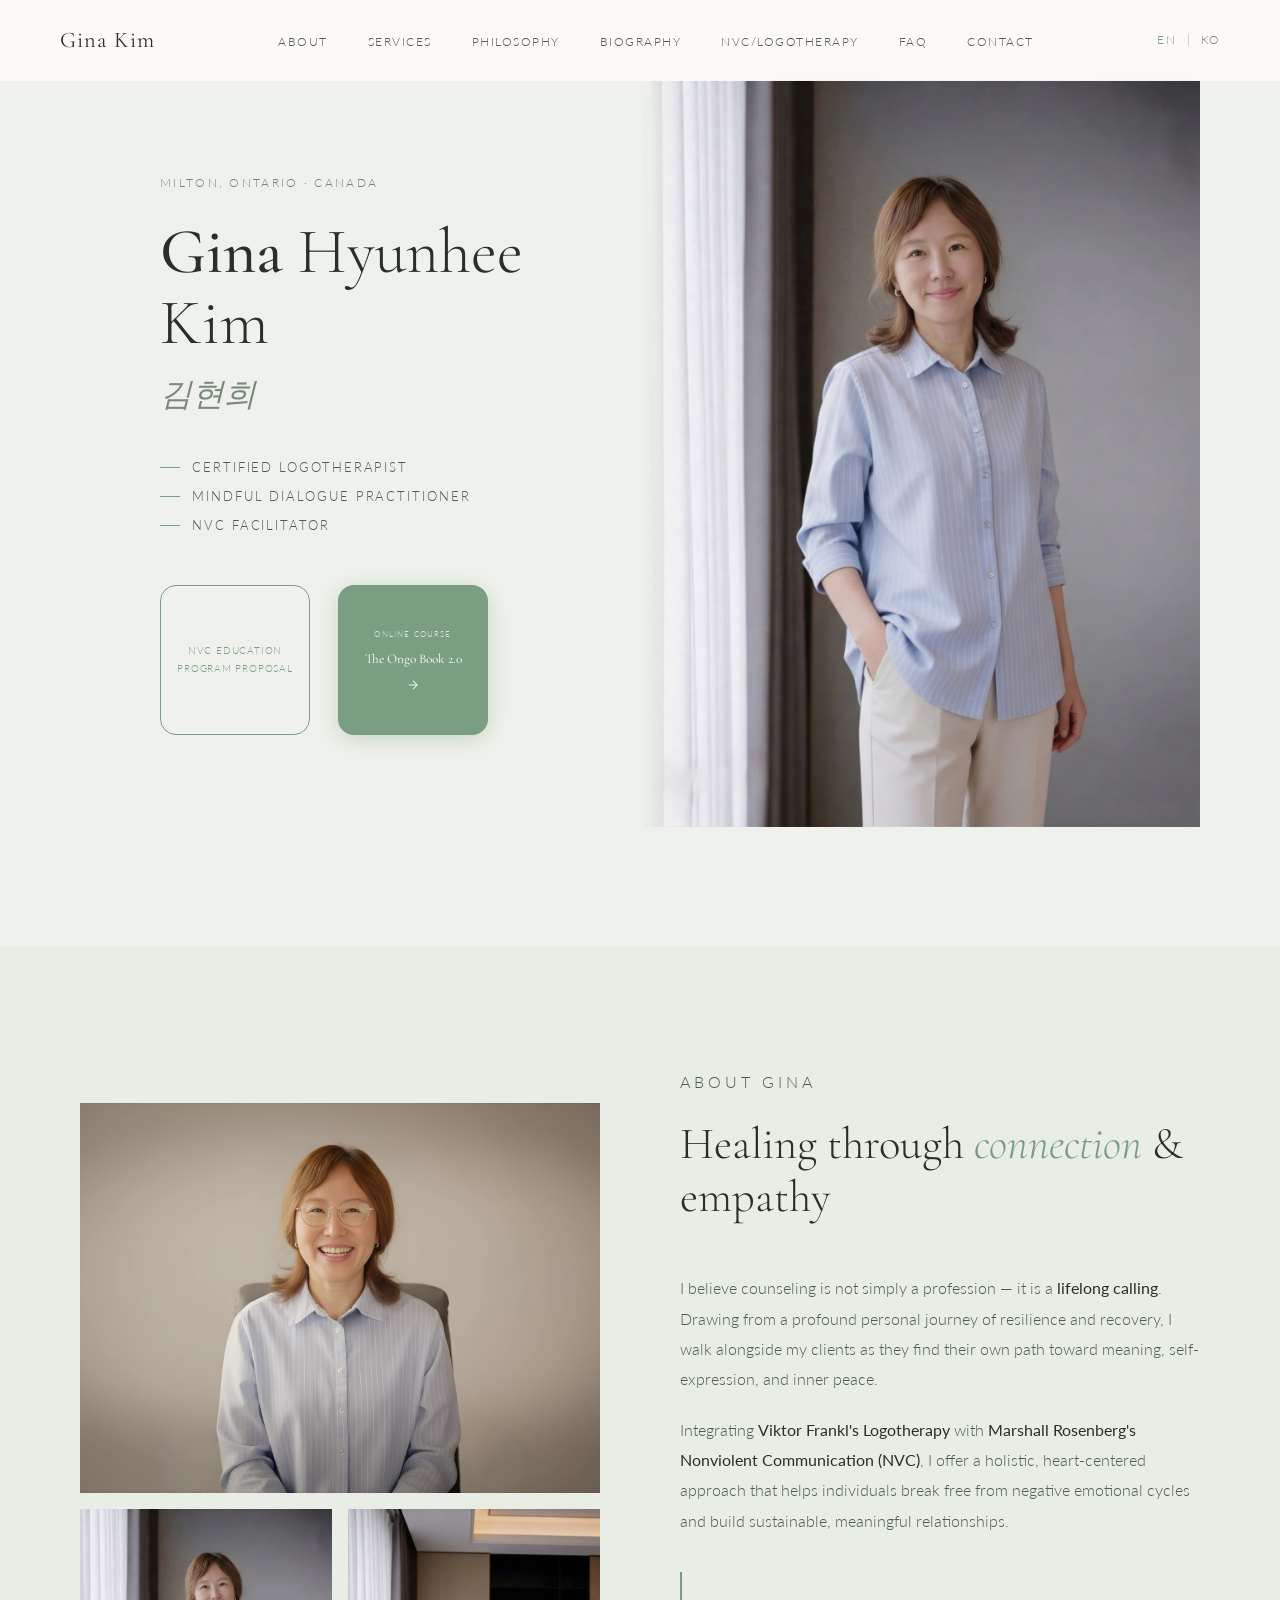
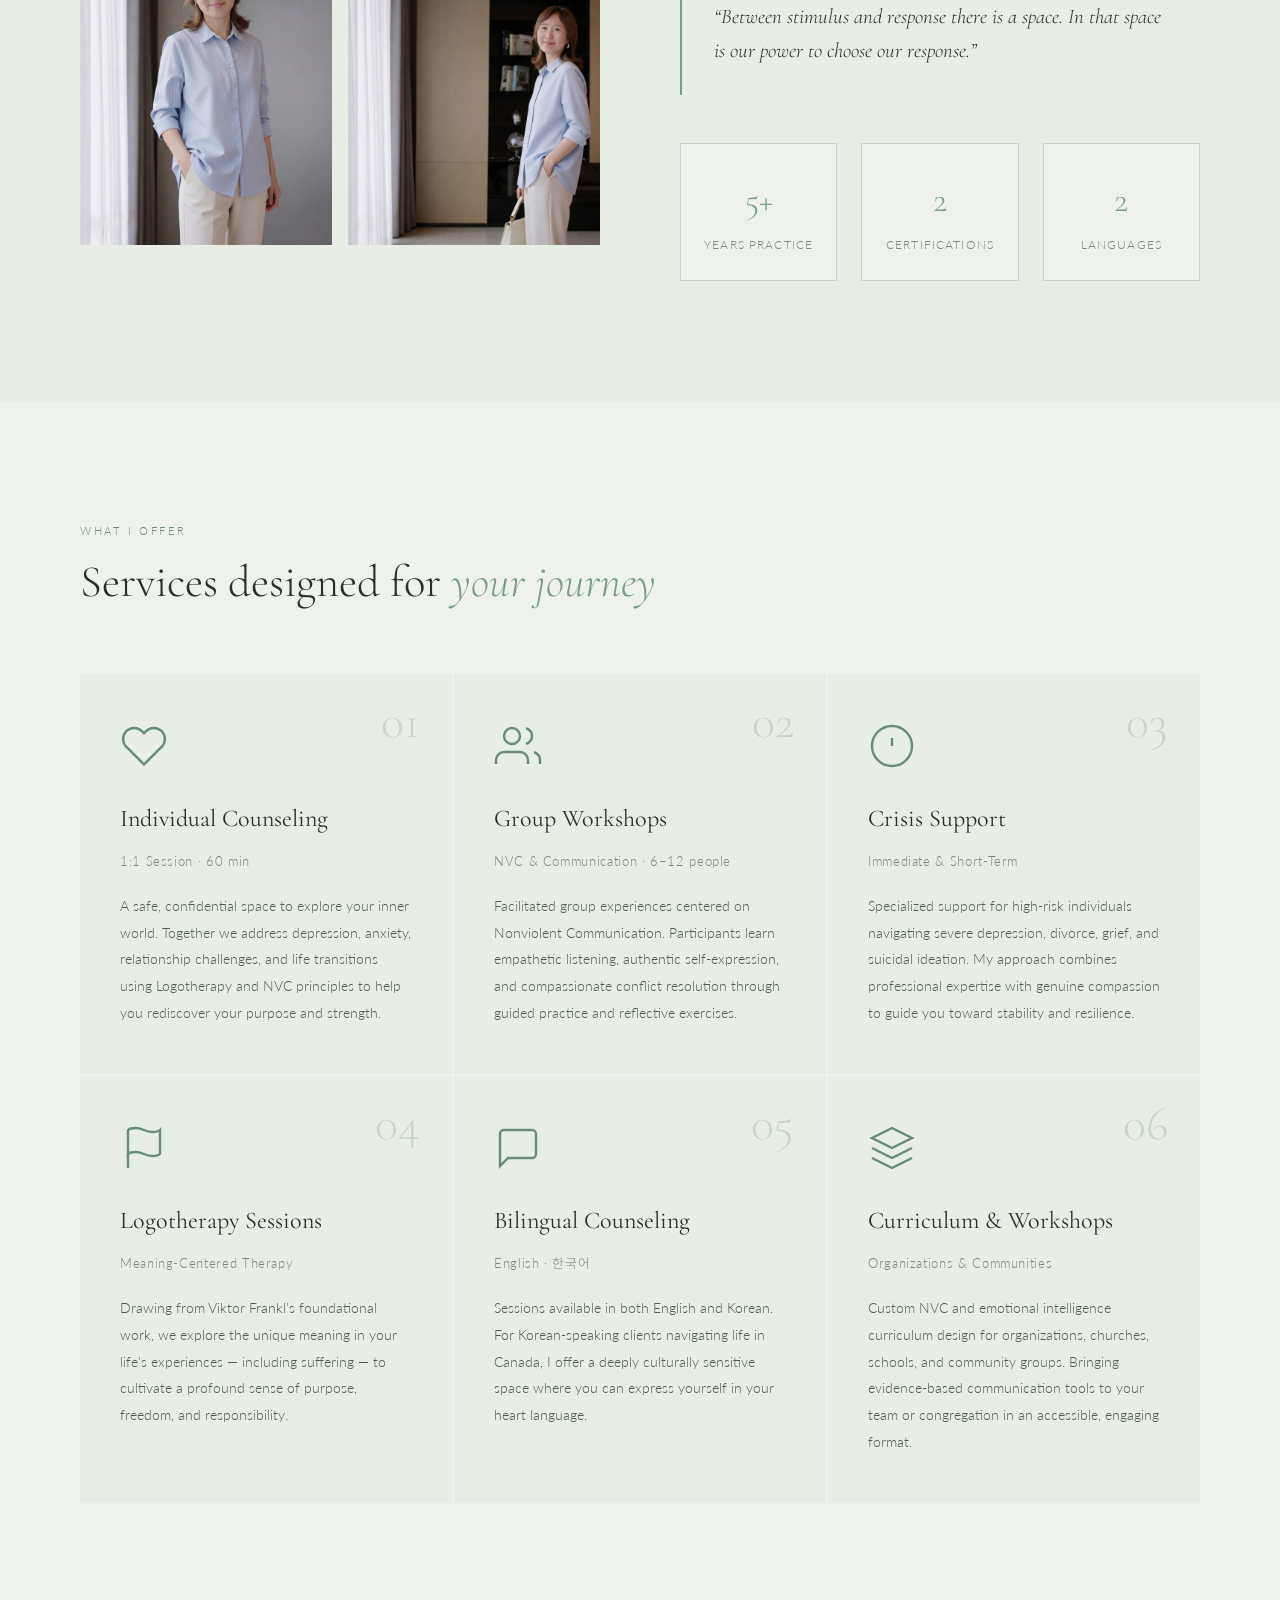
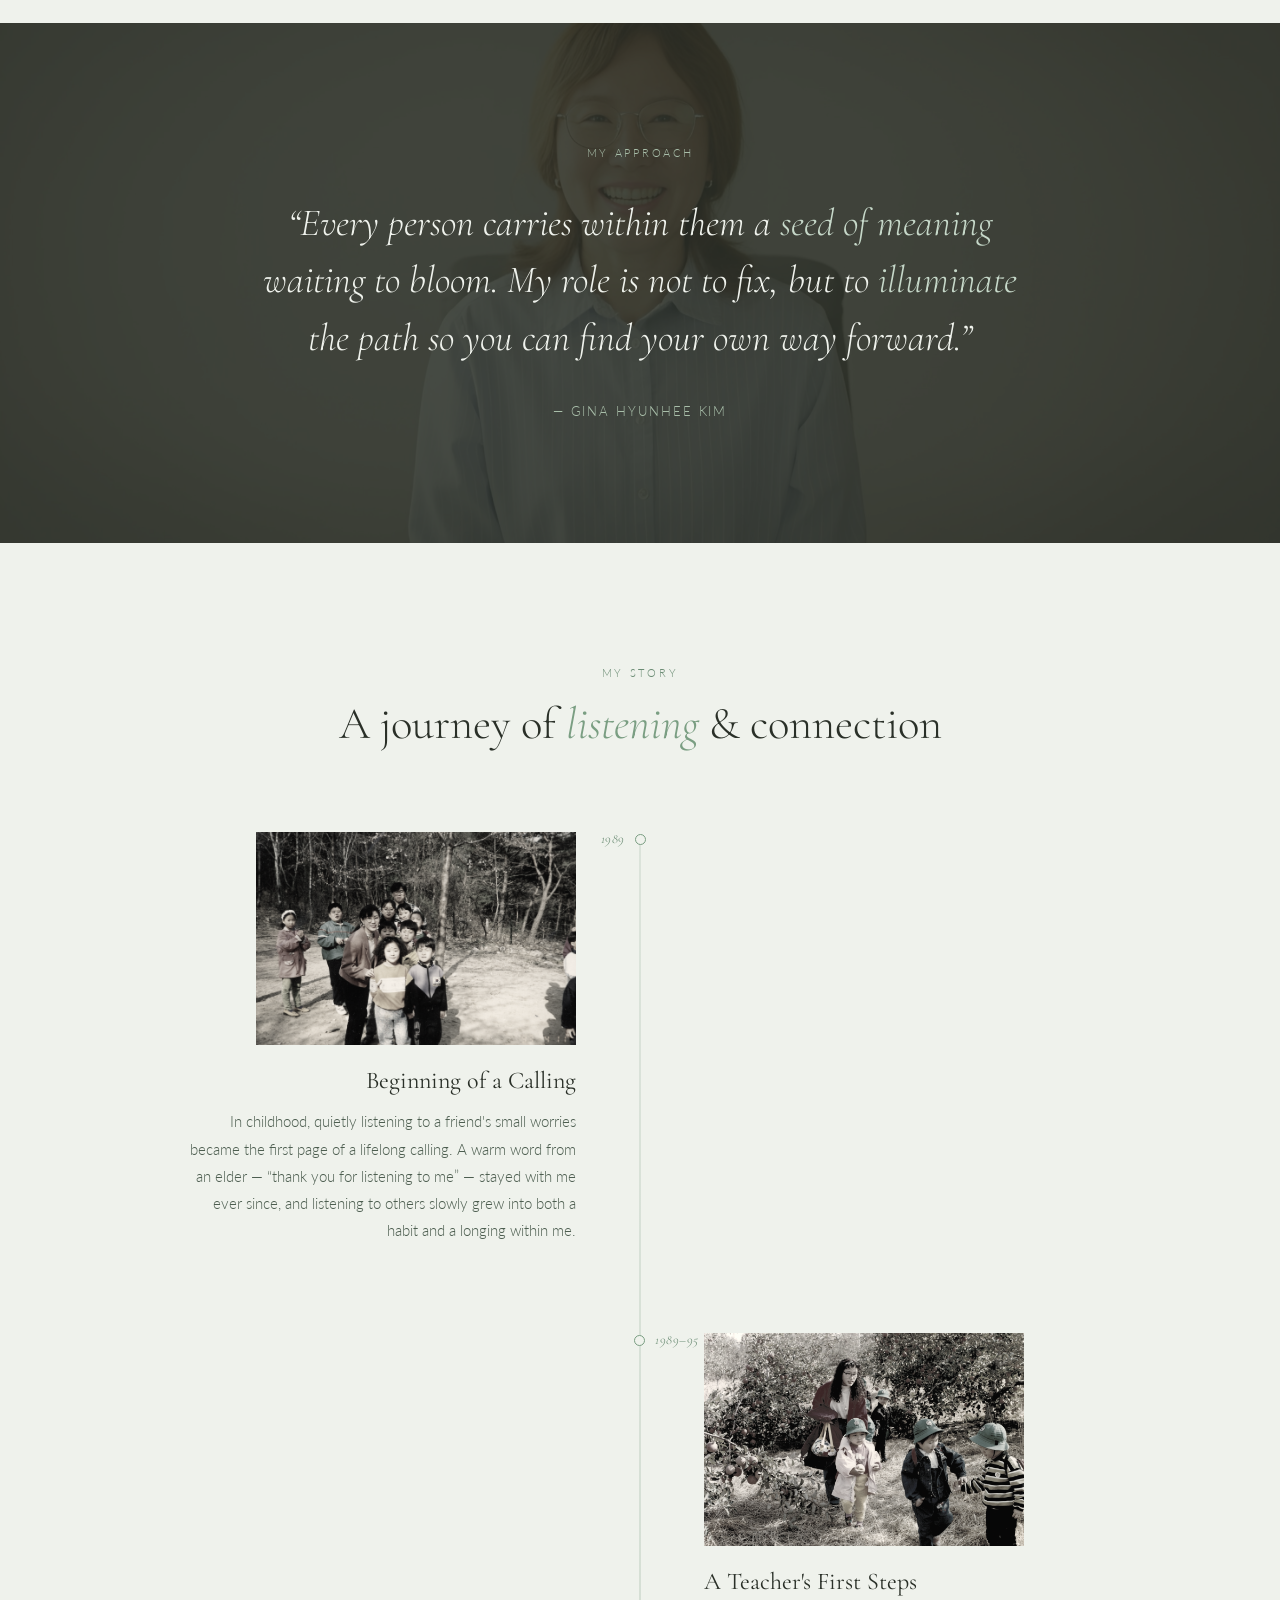
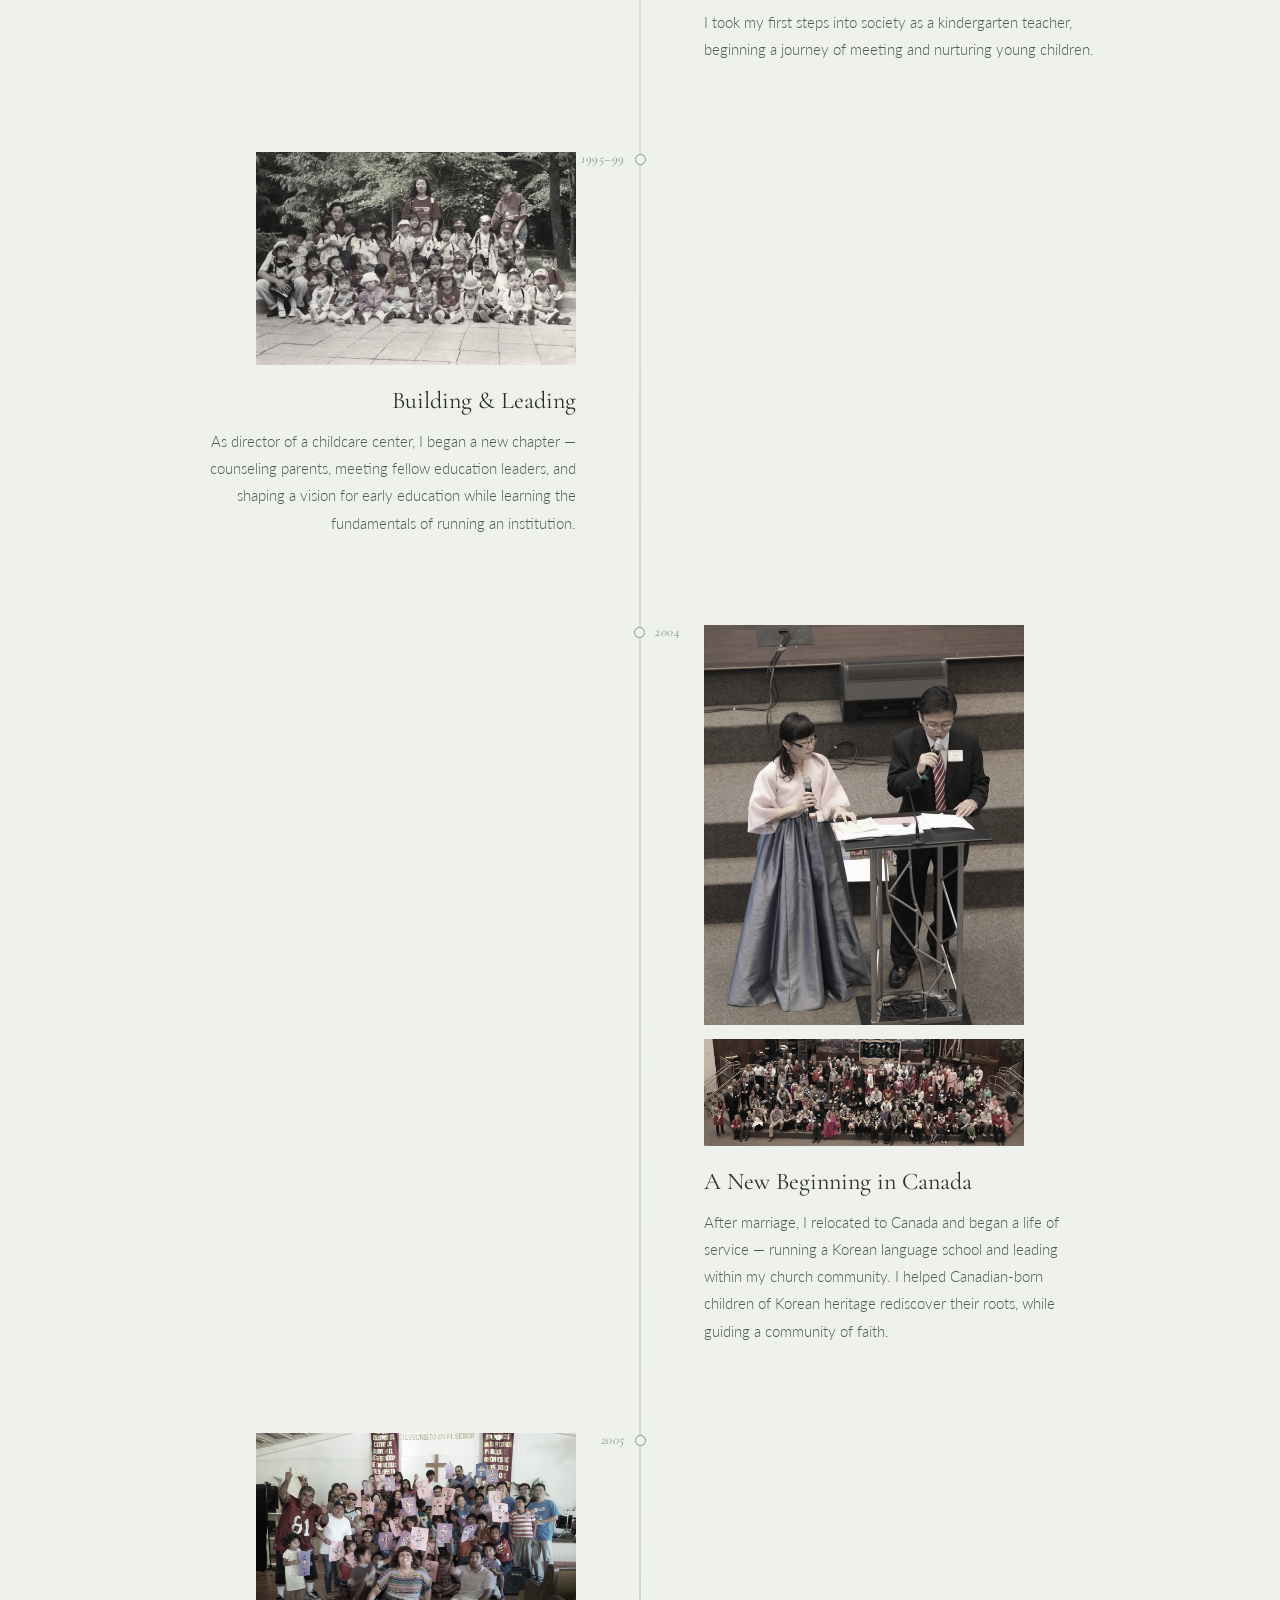
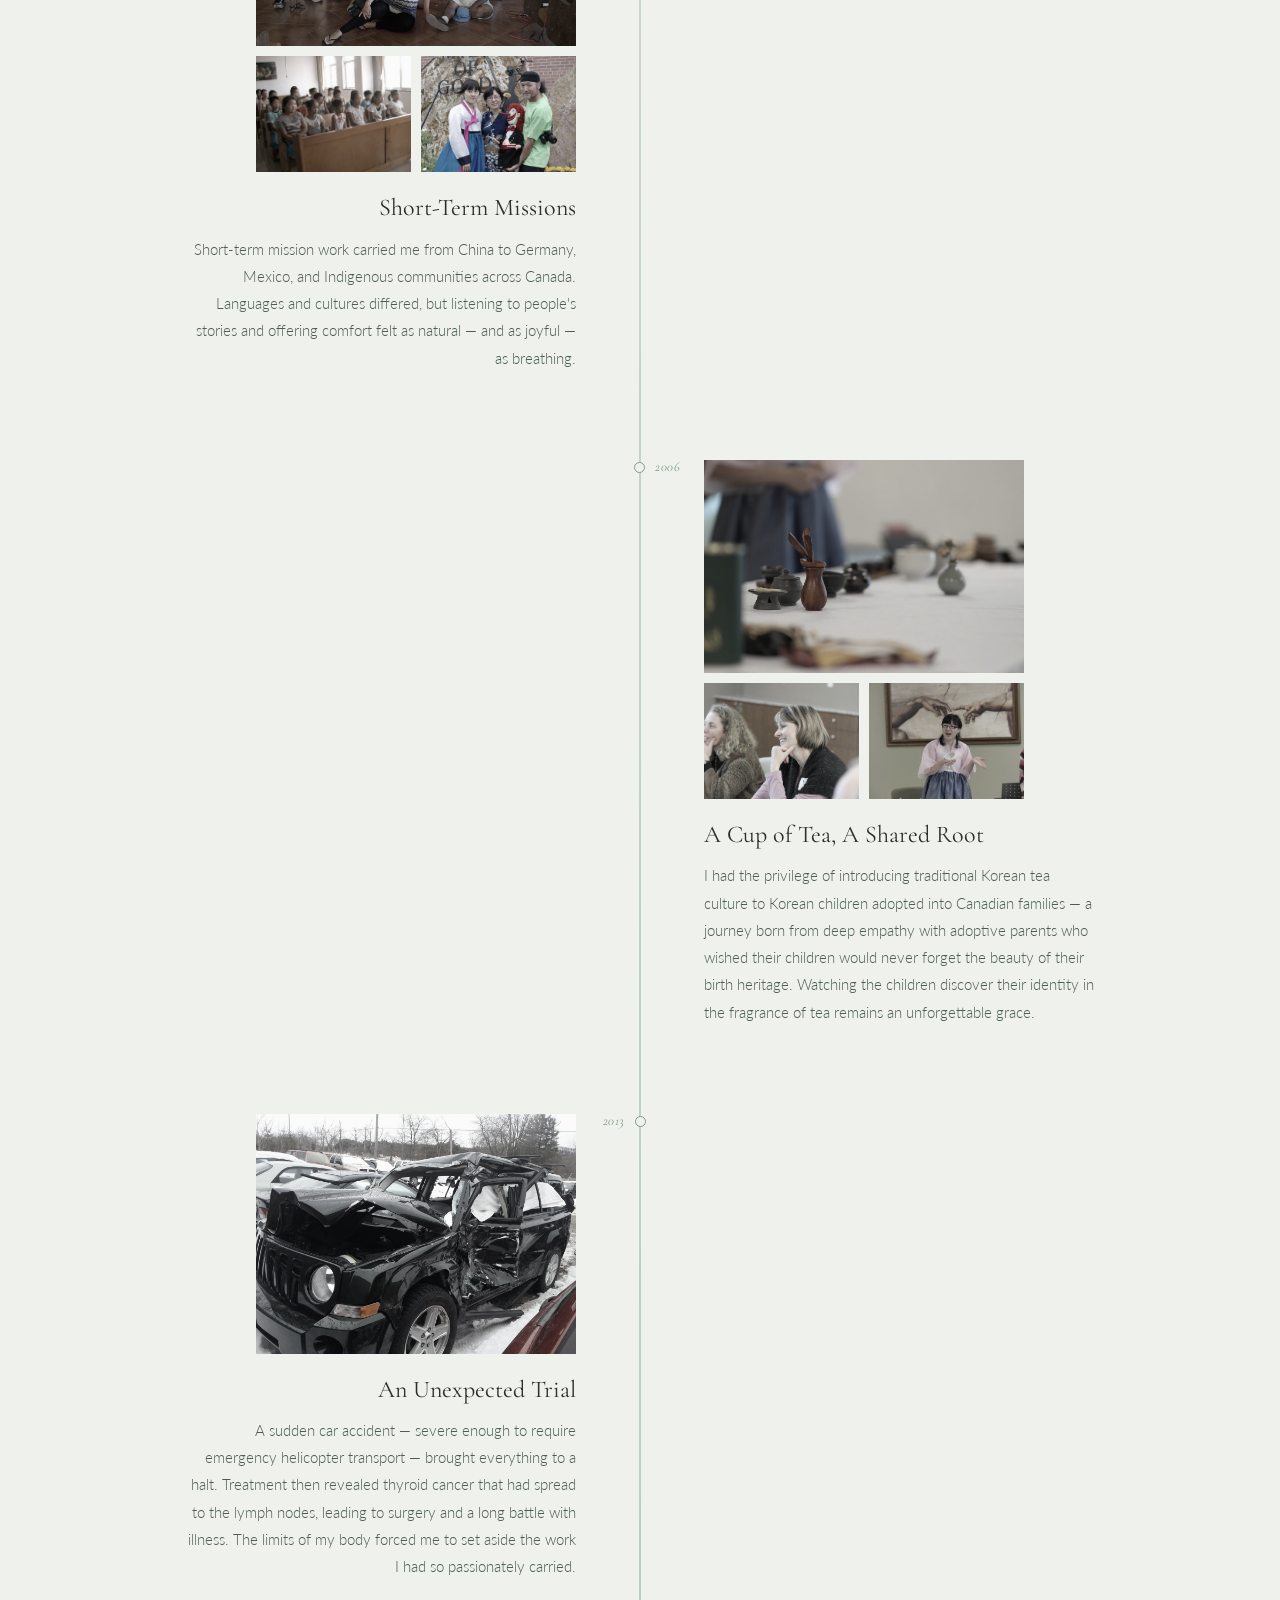
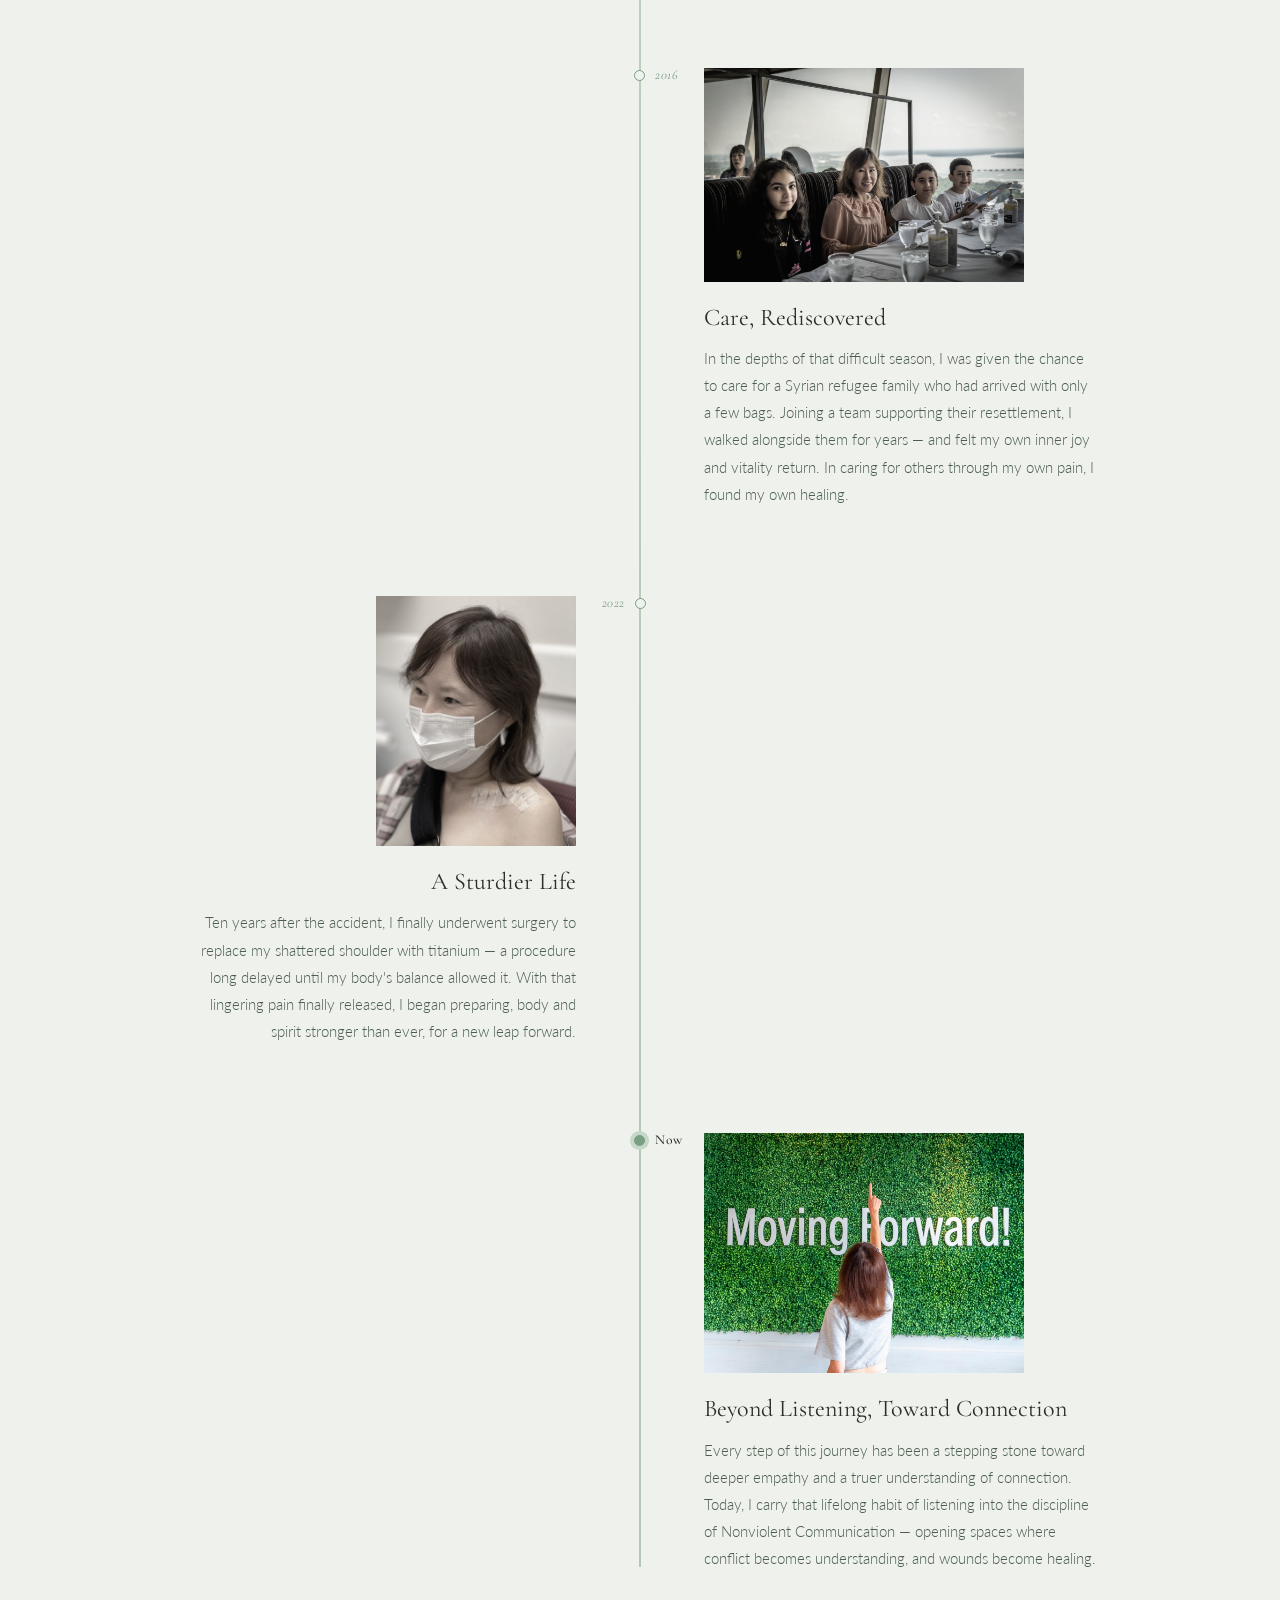
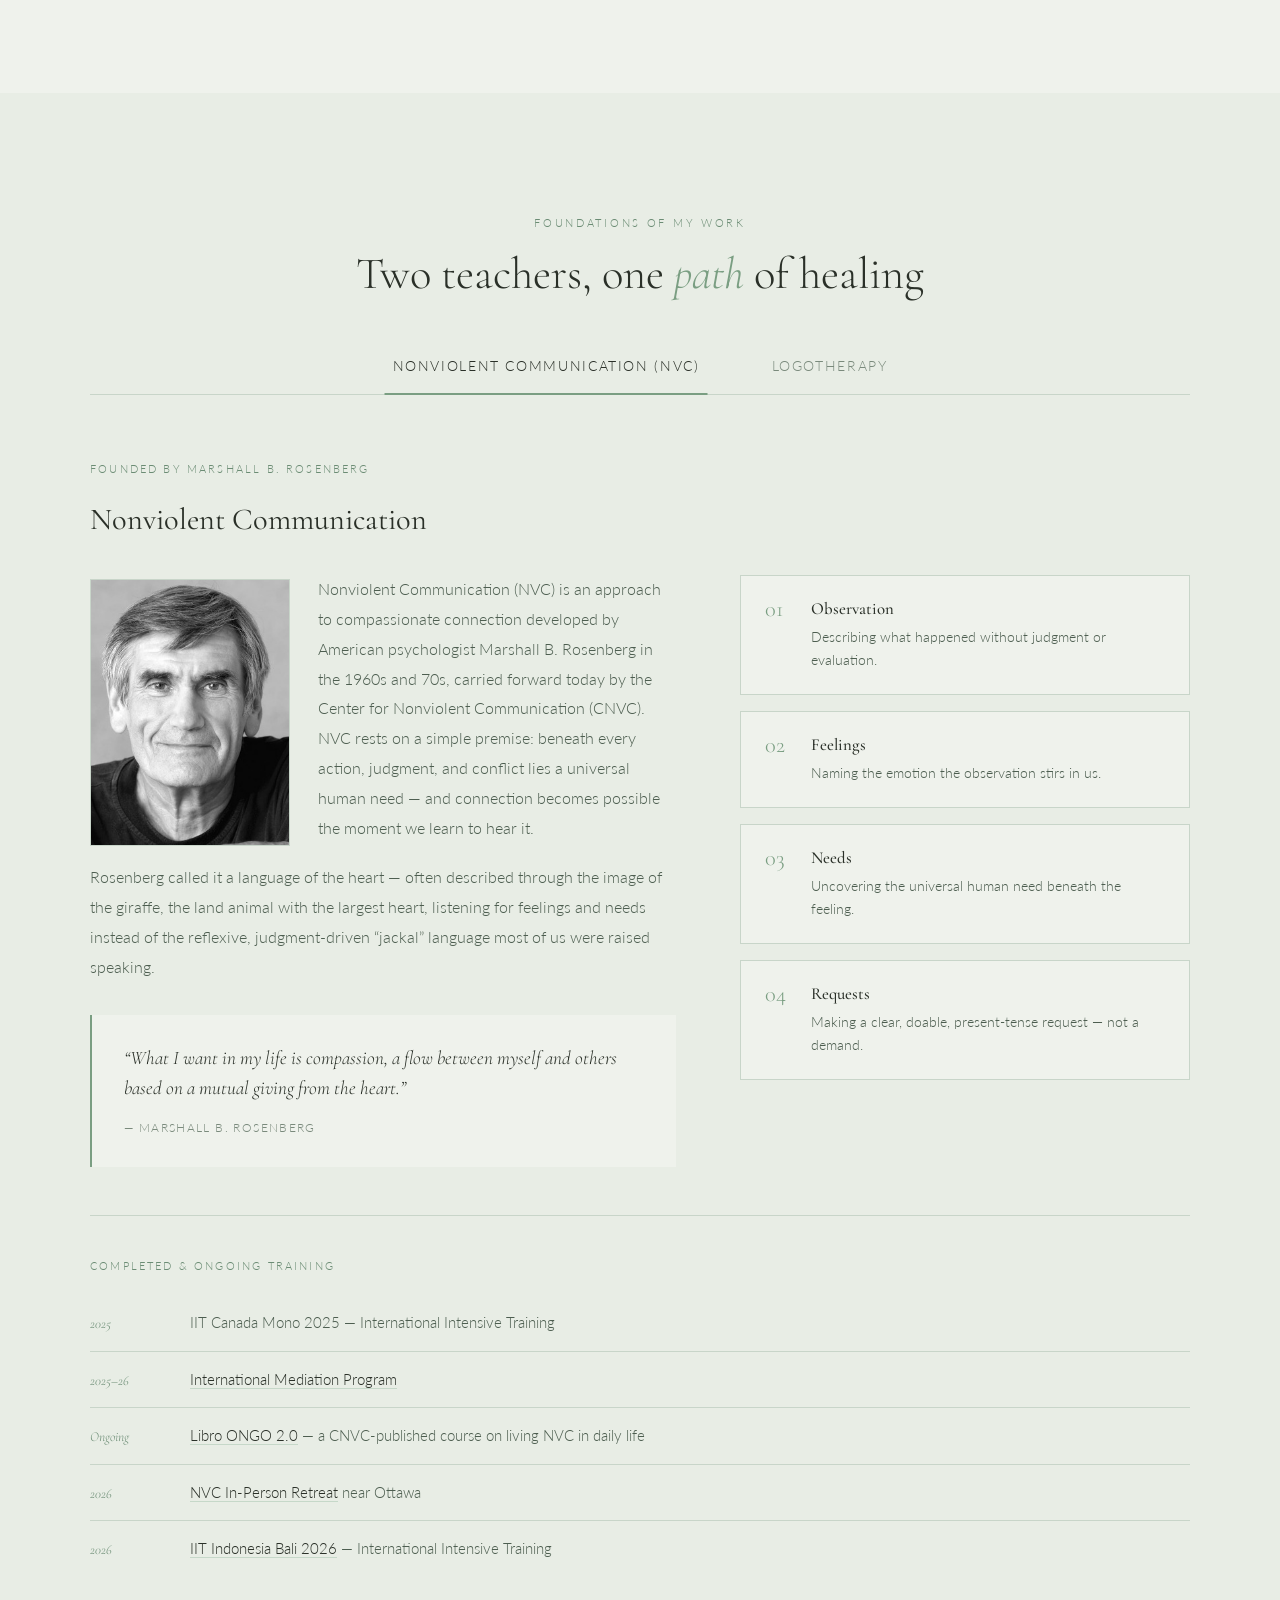
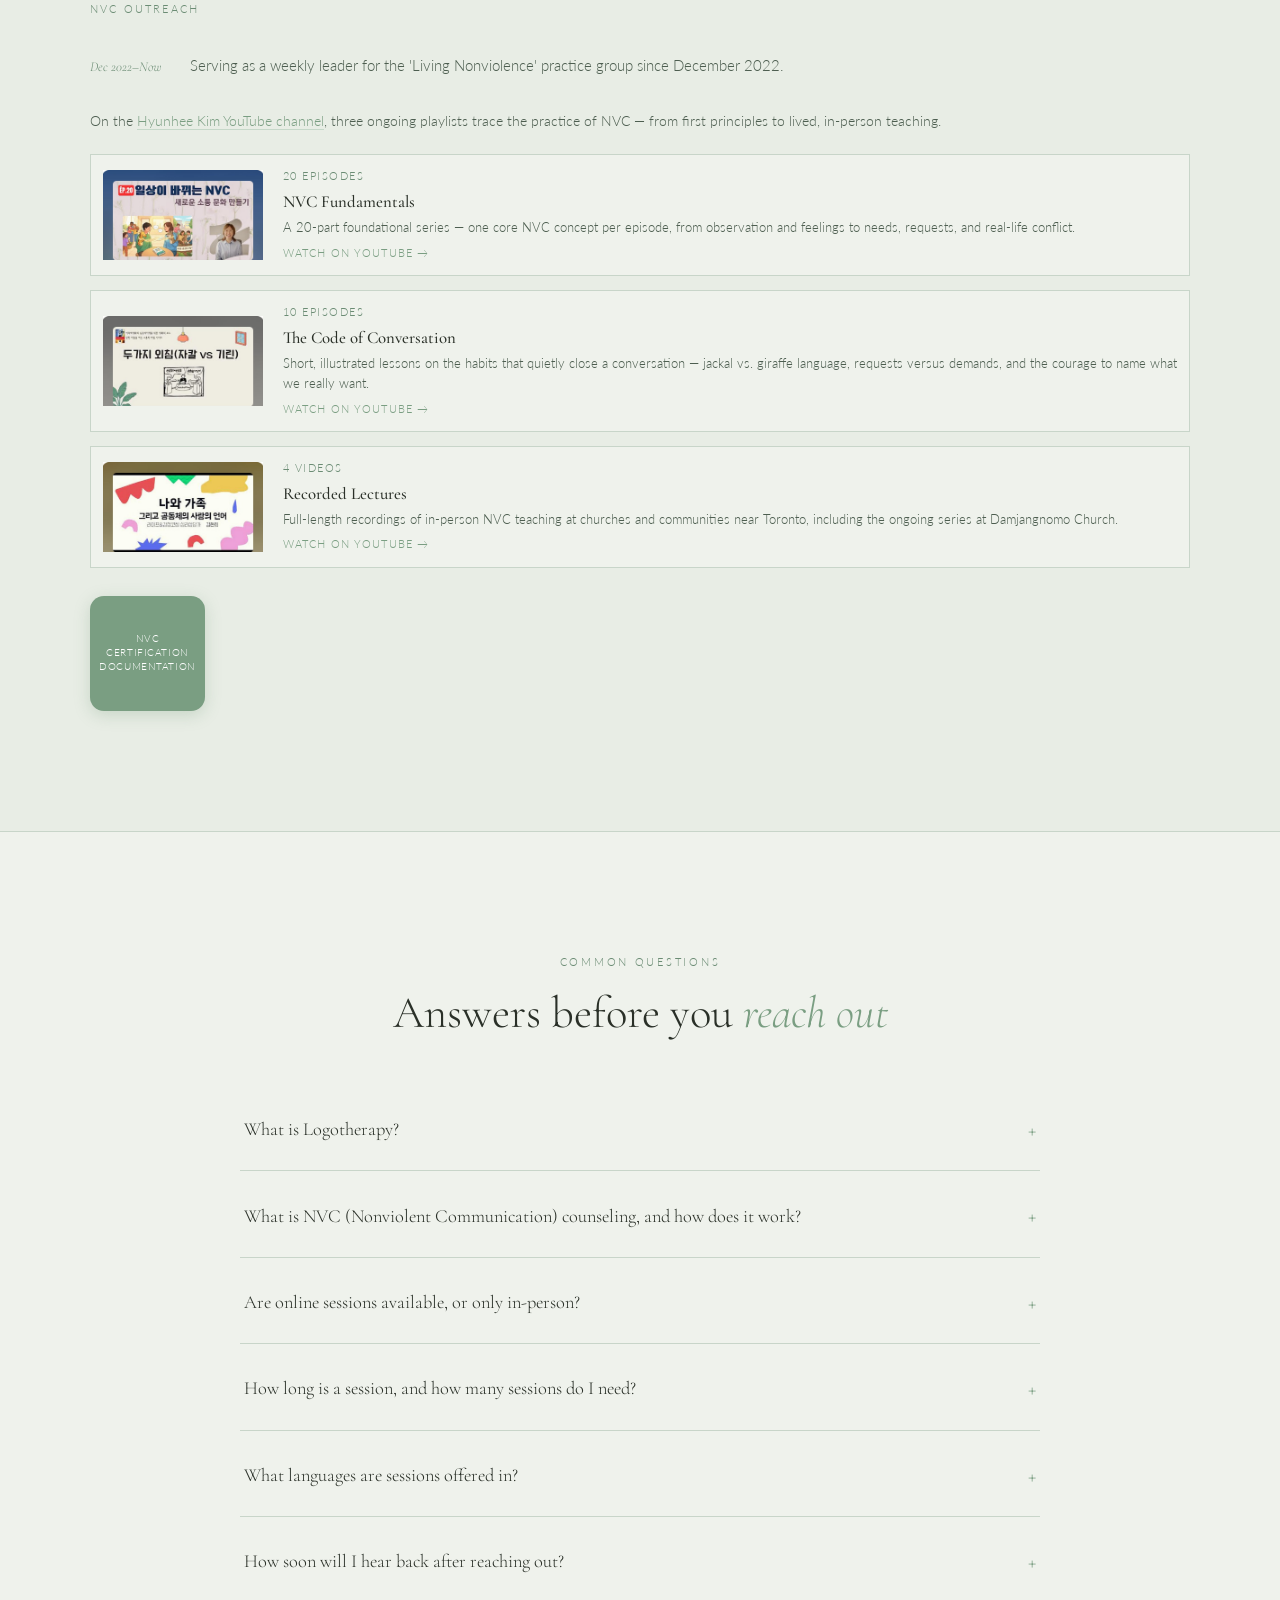
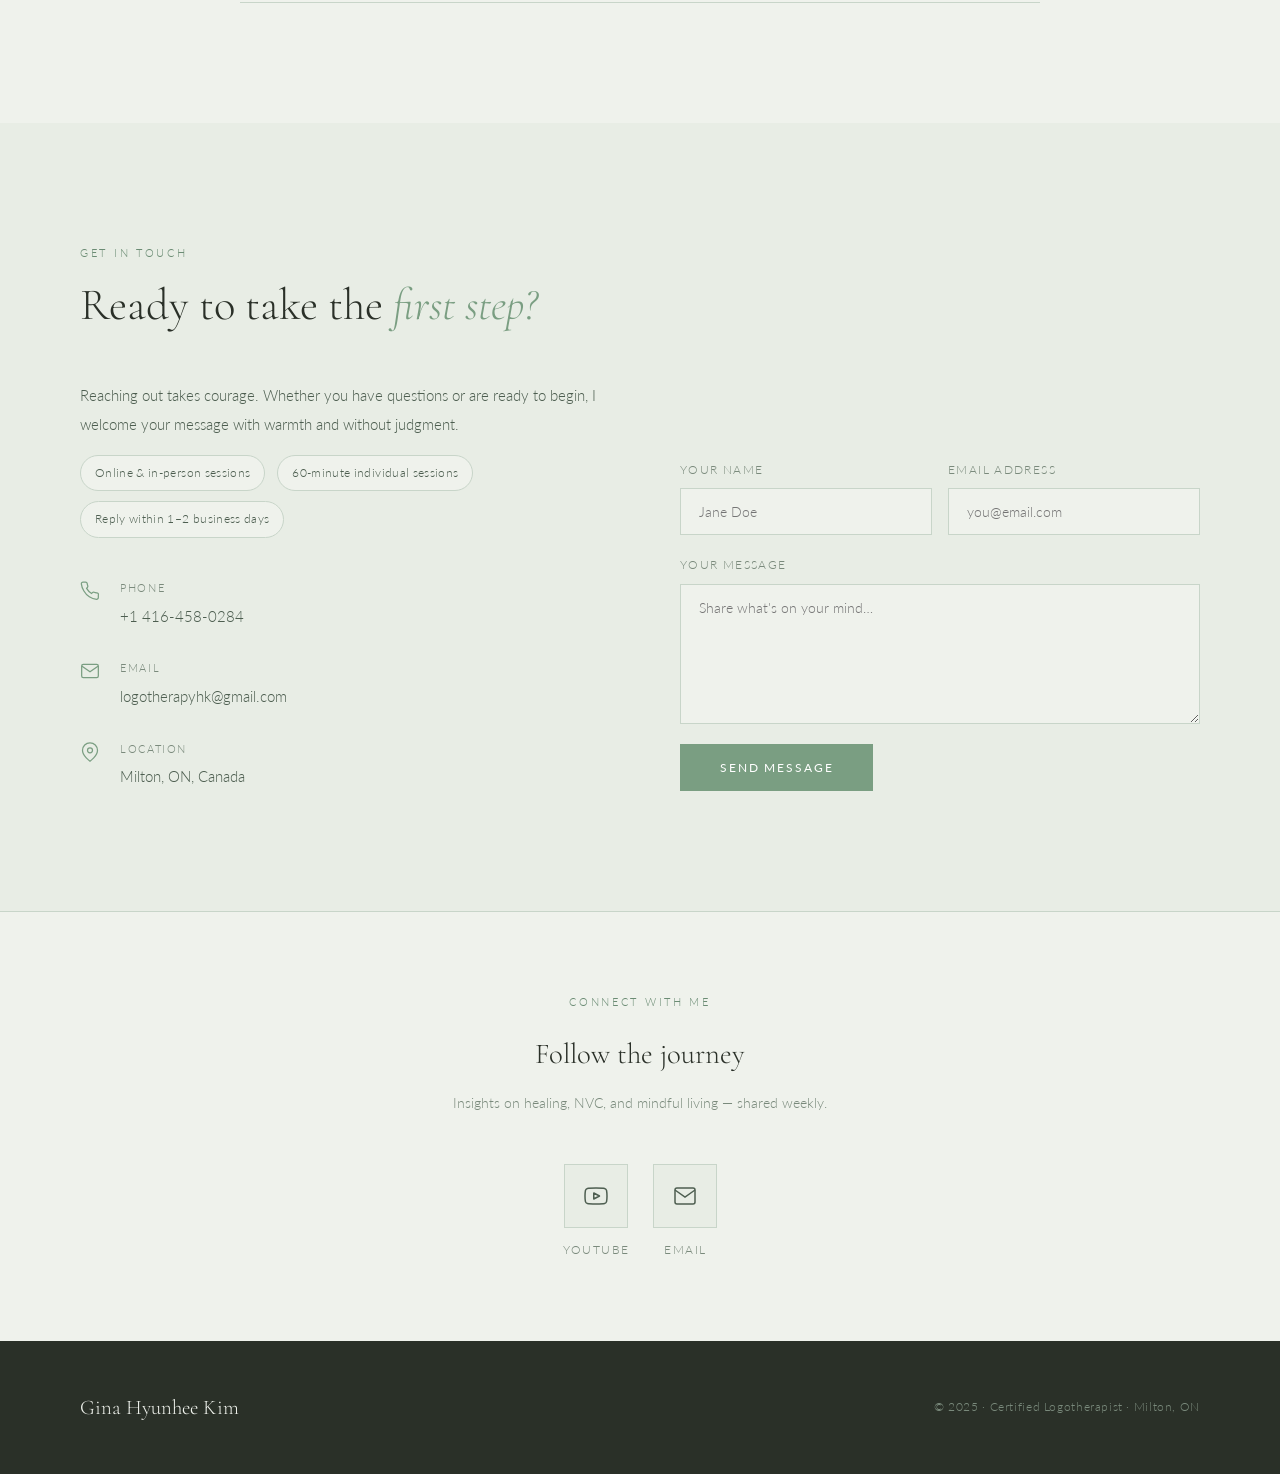
<file: index.html>
<!DOCTYPE html>
<html lang="en">
<head>
  <meta charset="UTF-8" />
  <meta name="viewport" content="width=device-width, initial-scale=1.0" />
  <meta name="google-site-verification" content="Ll3FbGm1bqwWrLHFaqsKtKUntc4HgKxt8l_H3_rpMOw" />
  <meta name="naver-site-verification" content="87bc2a6700a28c46c3e15f242163c47175b53252" />
  <title>Gina Hyunhee Kim — Logotherapist & NVC</title>
  <meta name="description" content="Certified Logotherapist and NVC practitioner based in Milton, Ontario." />
  <link rel="canonical" href="https://ginakim.org/" />
  <link rel="alternate" hreflang="en" href="https://ginakim.org/" />
  <link rel="alternate" hreflang="ko" href="https://ginakim.org/ko/" />
  <link rel="alternate" hreflang="x-default" href="https://ginakim.org/" />
  <link rel="icon" type="image/svg+xml" href="images/favicon.svg" />

  <!-- Open Graph / social sharing -->
  <meta property="og:type" content="profile" />
  <meta property="og:site_name" content="Gina Hyunhee Kim" />
  <meta property="og:title" content="Gina Hyunhee Kim — Logotherapist & NVC" />
  <meta property="og:description" content="Certified Logotherapist and NVC practitioner based in Milton, Ontario." />
  <meta property="og:url" content="https://ginakim.org/" />
  <meta property="og:image" content="https://ginakim.org/images/photo-headshot-2.jpg" />
  <meta property="og:locale" content="en_US" />
  <meta property="og:locale:alternate" content="ko_KR" />
  <meta name="twitter:card" content="summary_large_image" />
  <meta name="twitter:title" content="Gina Hyunhee Kim — Logotherapist & NVC" />
  <meta name="twitter:description" content="Certified Logotherapist and NVC practitioner based in Milton, Ontario." />
  <meta name="twitter:image" content="https://ginakim.org/images/photo-headshot-2.jpg" />

  <link rel="stylesheet" href="css/style.css" />

  <!-- Structured data: who Gina is and what she offers (helps AI/search engines cite her accurately) -->
  <script type="application/ld+json">
  {
    "@context": "https://schema.org",
    "@type": "Person",
    "inLanguage": "en",
    "name": "Gina Hyunhee Kim",
    "alternateName": "김현희",
    "jobTitle": "Certified Logotherapist & NVC Facilitator",
    "description": "Certified Logotherapist and Mindful Dialogue Practitioner based in Milton, Ontario, specializing in Logotherapy and Nonviolent Communication (NVC).",
    "url": "https://ginakim.org/",
    "image": "https://ginakim.org/images/photo-headshot-2.jpg",
    "email": "mailto:logotherapyhk@gmail.com",
    "telephone": "+1-416-458-0284",
    "address": {
      "@type": "PostalAddress",
      "addressLocality": "Milton",
      "addressRegion": "ON",
      "addressCountry": "CA"
    },
    "sameAs": [
      "https://www.youtube.com/@hyunheekim1222"
    ],
    "knowsAbout": ["Logotherapy", "Nonviolent Communication", "Mindful Dialogue", "Meaning-Centered Therapy"],
    "knowsLanguage": ["en", "ko"],
    "hasCredential": {
      "@type": "EducationalOccupationalCredential",
      "credentialCategory": "certification",
      "name": "Certified Logotherapist",
      "recognizedBy": {
        "@type": "Organization",
        "name": "Korean Institute of Logotherapy (한국의미치료학회)"
      }
    },
    "makesOffer": [
      { "@type": "Offer", "itemOffered": { "@type": "Service", "name": "Individual Counseling", "description": "1:1 Logotherapy and NVC counseling session, 60 minutes." } },
      { "@type": "Offer", "itemOffered": { "@type": "Service", "name": "Group Workshops", "description": "NVC and communication workshops for groups of 6–12 people." } },
      { "@type": "Offer", "itemOffered": { "@type": "Service", "name": "Crisis Support", "description": "Immediate and short-term support for high-risk individuals." } },
      { "@type": "Offer", "itemOffered": { "@type": "Service", "name": "Logotherapy Sessions", "description": "Meaning-centered therapy grounded in Viktor Frankl's work." } },
      { "@type": "Offer", "itemOffered": { "@type": "Service", "name": "Bilingual Counseling", "description": "Counseling sessions available in English and Korean." } },
      { "@type": "Offer", "itemOffered": { "@type": "Service", "name": "Curriculum & Workshops", "description": "Custom NVC and emotional intelligence curriculum design for organizations, churches, schools, and community groups." } }
    ]
  }
  </script>

  <!-- Structured data: FAQ answers, so AI answer engines can surface them directly -->
  <script type="application/ld+json">
  {
    "@context": "https://schema.org",
    "@type": "FAQPage",
    "inLanguage": "en",
    "mainEntity": [
      {
        "@type": "Question",
        "name": "What is Logotherapy?",
        "acceptedAnswer": { "@type": "Answer", "text": "Logotherapy is a meaning-centered form of psychotherapy developed by Viktor Frankl that helps you find purpose even through suffering. Rather than only treating symptoms, it explores what gives your life meaning — through creative work, relationships, and the attitude you choose toward hardship." }
      },
      {
        "@type": "Question",
        "name": "What is NVC (Nonviolent Communication) counseling, and how does it work?",
        "acceptedAnswer": { "@type": "Answer", "text": "NVC counseling uses Marshall Rosenberg's four-step framework — observation, feeling, need, and request — to help you express yourself honestly and listen with empathy. In session, we name what's happening without judgment, identify the feeling and unmet need beneath it, and turn that into a clear, actionable request." }
      },
      {
        "@type": "Question",
        "name": "Are online sessions available, or only in-person?",
        "acceptedAnswer": { "@type": "Answer", "text": "Yes — sessions are available both online and in person. Many clients across Ontario and Quebec meet virtually, while local clients in the Milton area can also arrange in-person sessions." }
      },
      {
        "@type": "Question",
        "name": "How long is a session, and how many sessions do I need?",
        "acceptedAnswer": { "@type": "Answer", "text": "Individual sessions run 60 minutes, and group workshops run longer with 6–12 participants. The number of sessions varies by person — some find clarity in just a few, while others continue longer-term work. We'll discuss a plan that fits your needs after the first conversation." }
      },
      {
        "@type": "Question",
        "name": "What languages are sessions offered in?",
        "acceptedAnswer": { "@type": "Answer", "text": "Sessions are offered in both English and Korean. Korean-speaking clients navigating life in Canada are welcome to express themselves in their heart language throughout the process." }
      },
      {
        "@type": "Question",
        "name": "How soon will I hear back after reaching out?",
        "acceptedAnswer": { "@type": "Answer", "text": "Every message is read and answered personally, usually within 1–2 business days. If your inquiry is urgent, please note that in your message so it can be prioritized." }
      }
    ]
  }
  </script>
</head>
<body>

  <!-- NAV -->
  <nav id="navbar">
    <a href="#hero" class="nav-logo">Gina Kim</a>
    <ul class="nav-links">
      <li><a href="#about">About</a></li>
      <li><a href="#services">Services</a></li>
      <li><a href="#philosophy">Philosophy</a></li>
      <li><a href="#biography">Biography</a></li>
      <li><a href="#foundations">NVC/Logotherapy</a></li>
      <li><a href="#faq">FAQ</a></li>
      <li><a href="#contact">Contact</a></li>
    </ul>
    <div class="nav-lang">
      <span class="lang-btn active">EN</span>
      <span class="lang-divider"></span>
      <a class="lang-btn" href="/ko/">KO</a>
    </div>
  </nav>

  <!-- HERO -->
  <section id="hero">
    <div class="hero-text">
      <p class="hero-eyebrow">Milton, Ontario · Canada</p>
      <h1 class="hero-name"><span>Gina</span> Hyunhee Kim</h1>
      <p class="hero-name-ko">김현희</p>
      <div class="hero-titles">
        <span class="hero-title-item">Certified Logotherapist</span>
        <span class="hero-title-item">Mindful Dialogue Practitioner</span>
        <span class="hero-title-item">NVC Facilitator</span>
      </div>
      <div class="hero-cta-row">
        <a href="docs/NVC-Education-Program-Proposal-Eng.pdf" target="_blank" class="hero-cta">NVC Education Program Proposal</a>

        <a href="/en/ongo-course.html" target="_blank" class="ongo-btn">
          <span class="ongo-btn-label">Online Course</span>
          <span class="ongo-btn-title">The Ongo Book 2.0</span>
          <svg viewBox="0 0 20 20" fill="none" stroke="currentColor" stroke-width="1.5">
            <path d="M4 10h12M10 4l6 6-6 6"/>
          </svg>
        </a>
      </div>
    </div>
    <div class="hero-image">
      <img src="images/photo-standing-1.jpg" alt="Gina Hyunhee Kim" />
      <div class="hero-image-overlay"></div>
    </div>
  </section>

  <!-- ABOUT -->
  <section id="about">
    <div class="about-inner">
      <div class="about-images">
        <div class="about-img-main">
          <img src="images/photo-wide.jpg" alt="Gina Kim — Counselor & Practitioner" />
        </div>
        <div class="about-img-secondary">
          <img src="images/photo-standing-1.jpg" alt="Gina Kim" />
        </div>
        <div class="about-img-secondary">
          <img src="images/photo-standing-2.jpg" alt="Gina Kim" />
        </div>
      </div>

      <div class="about-content">
        <p class="section-label">About Gina</p>
        <h2 class="section-title">Healing through <em>connection</em> & empathy</h2>

        <p>I believe counseling is not simply a profession — it is a <strong>lifelong calling</strong>. Drawing from a profound personal journey of resilience and recovery, I walk alongside my clients as they find their own path toward meaning, self-expression, and inner peace.</p>

        <p>Integrating <strong>Viktor Frankl's Logotherapy</strong> with <strong>Marshall Rosenberg's Nonviolent Communication (NVC)</strong>, I offer a holistic, heart-centered approach that helps individuals break free from negative emotional cycles and build sustainable, meaningful relationships.</p>

        <div class="about-quote">
          <p>&ldquo;Between stimulus and response there is a space. In that space is our power to choose our response.&rdquo;</p>
        </div>

        <div class="about-stats">
          <div class="stat-item">
            <span class="stat-number">5+</span>
            <span class="stat-label">Years Practice</span>
          </div>
          <div class="stat-item">
            <span class="stat-number">2</span>
            <span class="stat-label">Certifications</span>
          </div>
          <div class="stat-item">
            <span class="stat-number">2</span>
            <span class="stat-label">Languages</span>
          </div>
        </div>
      </div>
    </div>
  </section>

  <!-- SERVICES -->
  <section id="services">
    <div class="services-header">
      <p class="section-label">What I Offer</p>
      <h2 class="section-title">Services designed for <em>your journey</em></h2>
    </div>

    <div class="services-grid">

      <div class="service-card">
        <span class="service-number">01</span>
        <svg class="service-icon" viewBox="0 0 24 24" fill="none" stroke="currentColor" stroke-width="1.2">
          <path d="M20.84 4.61a5.5 5.5 0 0 0-7.78 0L12 5.67l-1.06-1.06a5.5 5.5 0 0 0-7.78 7.78l1.06 1.06L12 21.23l7.78-7.78 1.06-1.06a5.5 5.5 0 0 0 0-7.78z"/>
        </svg>
        <h3 class="service-title">Individual Counseling</h3>
        <span class="service-title-ko">1:1 Session · 60 min</span>
        <p class="service-desc">A safe, confidential space to explore your inner world. Together we address depression, anxiety, relationship challenges, and life transitions using Logotherapy and NVC principles to help you rediscover your purpose and strength.</p>
      </div>

      <div class="service-card">
        <span class="service-number">02</span>
        <svg class="service-icon" viewBox="0 0 24 24" fill="none" stroke="currentColor" stroke-width="1.2">
          <path d="M17 21v-2a4 4 0 0 0-4-4H5a4 4 0 0 0-4 4v2"/>
          <circle cx="9" cy="7" r="4"/>
          <path d="M23 21v-2a4 4 0 0 0-3-3.87"/>
          <path d="M16 3.13a4 4 0 0 1 0 7.75"/>
        </svg>
        <h3 class="service-title">Group Workshops</h3>
        <span class="service-title-ko">NVC & Communication · 6–12 people</span>
        <p class="service-desc">Facilitated group experiences centered on Nonviolent Communication. Participants learn empathetic listening, authentic self-expression, and compassionate conflict resolution through guided practice and reflective exercises.</p>
      </div>

      <div class="service-card">
        <span class="service-number">03</span>
        <svg class="service-icon" viewBox="0 0 24 24" fill="none" stroke="currentColor" stroke-width="1.2">
          <circle cx="12" cy="12" r="10"/>
          <line x1="12" y1="8" x2="12" y2="12"/>
          <line x1="12" y1="16" x2="12.01" y2="16"/>
        </svg>
        <h3 class="service-title">Crisis Support</h3>
        <span class="service-title-ko">Immediate & Short-Term</span>
        <p class="service-desc">Specialized support for high-risk individuals navigating severe depression, divorce, grief, and suicidal ideation. My approach combines professional expertise with genuine compassion to guide you toward stability and resilience.</p>
      </div>

      <div class="service-card">
        <span class="service-number">04</span>
        <svg class="service-icon" viewBox="0 0 24 24" fill="none" stroke="currentColor" stroke-width="1.2">
          <path d="M4 15s1-1 4-1 5 2 8 2 4-1 4-1V3s-1 1-4 1-5-2-8-2-4 1-4 1z"/>
          <line x1="4" y1="22" x2="4" y2="15"/>
        </svg>
        <h3 class="service-title">Logotherapy Sessions</h3>
        <span class="service-title-ko">Meaning-Centered Therapy</span>
        <p class="service-desc">Drawing from Viktor Frankl's foundational work, we explore the unique meaning in your life's experiences — including suffering — to cultivate a profound sense of purpose, freedom, and responsibility.</p>
      </div>

      <div class="service-card">
        <span class="service-number">05</span>
        <svg class="service-icon" viewBox="0 0 24 24" fill="none" stroke="currentColor" stroke-width="1.2">
          <path d="M21 15a2 2 0 0 1-2 2H7l-4 4V5a2 2 0 0 1 2-2h14a2 2 0 0 1 2 2z"/>
        </svg>
        <h3 class="service-title">Bilingual Counseling</h3>
        <span class="service-title-ko">English · 한국어</span>
        <p class="service-desc">Sessions available in both English and Korean. For Korean-speaking clients navigating life in Canada, I offer a deeply culturally sensitive space where you can express yourself in your heart language.</p>
      </div>

      <div class="service-card">
        <span class="service-number">06</span>
        <svg class="service-icon" viewBox="0 0 24 24" fill="none" stroke="currentColor" stroke-width="1.2">
          <path d="M12 2L2 7l10 5 10-5-10-5z"/>
          <path d="M2 17l10 5 10-5"/>
          <path d="M2 12l10 5 10-5"/>
        </svg>
        <h3 class="service-title">Curriculum & Workshops</h3>
        <span class="service-title-ko">Organizations & Communities</span>
        <p class="service-desc">Custom NVC and emotional intelligence curriculum design for organizations, churches, schools, and community groups. Bringing evidence-based communication tools to your team or congregation in an accessible, engaging format.</p>
      </div>

    </div>
  </section>

  <!-- PHILOSOPHY -->
  <section id="philosophy">
    <div class="philosophy-inner">
      <p class="section-label">My Approach</p>
      <blockquote class="philosophy-quote">&ldquo;Every person carries within them a <em>seed of meaning</em> waiting to bloom. My role is not to fix, but to <em>illuminate</em> the path so you can find your own way forward.&rdquo;</blockquote>
      <p class="philosophy-attr">— Gina Hyunhee Kim</p>
    </div>
  </section>

  <!-- BIOGRAPHY -->
  <section id="biography">
    <div class="biography-header">
      <p class="section-label">My Story</p>
      <h2 class="section-title">A journey of <em>listening</em> & connection</h2>
    </div>

    <div class="timeline">

      <div class="timeline-item">
        <div class="timeline-marker"><span class="timeline-year">1989</span></div>
        <div class="timeline-card">
          <div class="timeline-photo size-wide tone-distant">
            <img src="images/photo-biography-1989.jpg" alt="Gina Kim with kindergarten students, 1993" />
          </div>
          <h3 class="timeline-title">Beginning of a Calling</h3>
          <p>In childhood, quietly listening to a friend's small worries became the first page of a lifelong calling. A warm word from an elder — &ldquo;thank you for listening to me&rdquo; — stayed with me ever since, and listening to others slowly grew into both a habit and a longing within me.</p>
        </div>
      </div>

      <div class="timeline-item">
        <div class="timeline-marker"><span class="timeline-year">1989–95</span></div>
        <div class="timeline-card">
          <div class="timeline-photo size-wide tone-distant">
            <img src="images/photo-biography-teacher.jpg" alt="Gina Kim with kindergarten students on an apple orchard field trip" />
          </div>
          <h3 class="timeline-title">A Teacher's First Steps</h3>
          <p>I took my first steps into society as a kindergarten teacher, beginning a journey of meeting and nurturing young children.</p>
        </div>
      </div>

      <div class="timeline-item">
        <div class="timeline-marker"><span class="timeline-year">1995–99</span></div>
        <div class="timeline-card">
          <div class="timeline-photo size-wide tone-distant">
            <img src="images/photo-biography-daycare.jpg" alt="Gina Kim with daycare staff and children" />
          </div>
          <h3 class="timeline-title">Building & Leading</h3>
          <p>As director of a childcare center, I began a new chapter — counseling parents, meeting fellow education leaders, and shaping a vision for early education while learning the fundamentals of running an institution.</p>
        </div>
      </div>

      <div class="timeline-item">
        <div class="timeline-marker"><span class="timeline-year">2004</span></div>
        <div class="timeline-card">
          <div class="timeline-photo-group">
            <div class="timeline-photo tone-muted">
              <img src="images/photo-biography-canada-podium.jpg" alt="Gina Kim speaking at a Korean church event in Canada" />
            </div>
            <div class="timeline-photo aspect-pano tone-muted">
              <img src="images/photo-biography-canada-community.jpg" alt="Gina Kim with the Korean church community in Canada" />
            </div>
          </div>
          <h3 class="timeline-title">A New Beginning in Canada</h3>
          <p>After marriage, I relocated to Canada and began a life of service — running a Korean language school and leading within my church community. I helped Canadian-born children of Korean heritage rediscover their roots, while guiding a community of faith.</p>
        </div>
      </div>

      <div class="timeline-item">
        <div class="timeline-marker"><span class="timeline-year">2005</span></div>
        <div class="timeline-card">
          <div class="timeline-photo-trio">
            <div class="timeline-photo photo-main tone-muted">
              <img src="images/photo-biography-missions-mexico.jpg" alt="Gina Kim on a short-term mission trip with a church community in Mexico" />
            </div>
            <div class="timeline-photo photo-sub tone-muted">
              <img src="images/photo-biography-missions-chapel.jpg" alt="Children gathered in a chapel during a mission trip" />
            </div>
            <div class="timeline-photo photo-sub tone-muted">
              <img src="images/photo-biography-missions-family.jpg" alt="Gina Kim with fellow missionaries" />
            </div>
          </div>
          <h3 class="timeline-title">Short-Term Missions</h3>
          <p>Short-term mission work carried me from China to Germany, Mexico, and Indigenous communities across Canada. Languages and cultures differed, but listening to people's stories and offering comfort felt as natural — and as joyful — as breathing.</p>
        </div>
      </div>

      <div class="timeline-item">
        <div class="timeline-marker"><span class="timeline-year">2006</span></div>
        <div class="timeline-card">
          <div class="timeline-photo-trio">
            <div class="timeline-photo photo-main tone-muted">
              <img src="images/photo-biography-tea-main.jpg" alt="A traditional Korean tea ceremony setting" />
            </div>
            <div class="timeline-photo photo-sub tone-muted">
              <img src="images/photo-biography-tea-audience.jpg" alt="Adoptive parents attending the Korean tea culture session" />
            </div>
            <div class="timeline-photo photo-sub tone-muted">
              <img src="images/photo-biography-tea-presenting.jpg" alt="Gina Kim in hanbok presenting the Korean tea ceremony" />
            </div>
          </div>
          <h3 class="timeline-title">A Cup of Tea, A Shared Root</h3>
          <p>I had the privilege of introducing traditional Korean tea culture to Korean children adopted into Canadian families — a journey born from deep empathy with adoptive parents who wished their children would never forget the beauty of their birth heritage. Watching the children discover their identity in the fragrance of tea remains an unforgettable grace.</p>
        </div>
      </div>

      <div class="timeline-item">
        <div class="timeline-marker"><span class="timeline-year">2013</span></div>
        <div class="timeline-card">
          <div class="timeline-photo size-wide aspect-4-3 tone-muted">
            <img src="images/photo-biography-accident.jpg" alt="The wrecked car from Gina Kim's 2013 accident" />
          </div>
          <h3 class="timeline-title">An Unexpected Trial</h3>
          <p>A sudden car accident — severe enough to require emergency helicopter transport — brought everything to a halt. Treatment then revealed thyroid cancer that had spread to the lymph nodes, leading to surgery and a long battle with illness. The limits of my body forced me to set aside the work I had so passionately carried.</p>
        </div>
      </div>

      <div class="timeline-item">
        <div class="timeline-marker"><span class="timeline-year">2016</span></div>
        <div class="timeline-card">
          <div class="timeline-photo size-wide tone-muted">
            <img src="images/photo-biography-refugee-family.jpg" alt="Gina Kim with the Syrian refugee family she supported" />
          </div>
          <h3 class="timeline-title">Care, Rediscovered</h3>
          <p>In the depths of that difficult season, I was given the chance to care for a Syrian refugee family who had arrived with only a few bags. Joining a team supporting their resettlement, I walked alongside them for years — and felt my own inner joy and vitality return. In caring for others through my own pain, I found my own healing.</p>
        </div>
      </div>

      <div class="timeline-item">
        <div class="timeline-marker"><span class="timeline-year">2022</span></div>
        <div class="timeline-card">
          <div class="timeline-photo size-md tone-muted">
            <img src="images/photo-biography-surgery.jpg" alt="Gina Kim recovering after her shoulder surgery" />
          </div>
          <h3 class="timeline-title">A Sturdier Life</h3>
          <p>Ten years after the accident, I finally underwent surgery to replace my shattered shoulder with titanium — a procedure long delayed until my body's balance allowed it. With that lingering pain finally released, I began preparing, body and spirit stronger than ever, for a new leap forward.</p>
        </div>
      </div>

      <div class="timeline-item">
        <div class="timeline-marker timeline-marker-now"><span class="timeline-year">Now</span></div>
        <div class="timeline-card">
          <div class="timeline-photo size-wide aspect-4-3 tone-vivid">
            <img src="images/photo-biography-moving-forward.jpg" alt="Moving forward — a symbol of Gina Kim's next chapter" />
          </div>
          <h3 class="timeline-title">Beyond Listening, Toward Connection</h3>
          <p>Every step of this journey has been a stepping stone toward deeper empathy and a truer understanding of connection. Today, I carry that lifelong habit of listening into the discipline of Nonviolent Communication — opening spaces where conflict becomes understanding, and wounds become healing.</p>
        </div>
      </div>

    </div>
  </section>

  <!-- FOUNDATIONS -->
  <section id="foundations">
    <div class="foundations-header">
      <p class="section-label">Foundations of My Work</p>
      <h2 class="section-title">Two teachers, one <em>path</em> of healing</h2>
    </div>

    <div class="foundations-tabs">
      <button class="foundations-tab-btn active" data-tab="nvc" onclick="setFoundationsTab('nvc')">Nonviolent Communication (NVC)</button>
      <button class="foundations-tab-btn" data-tab="logotherapy" onclick="setFoundationsTab('logotherapy')">Logotherapy</button>
    </div>

    <div class="foundations-panels">

      <!-- NVC PANEL -->
      <div class="foundations-panel active" data-panel="nvc">
        <p class="foundations-eyebrow">Founded by Marshall B. Rosenberg</p>
        <h3 class="foundations-name">Nonviolent Communication</h3>

        <div class="foundations-grid">
          <div class="foundations-intro">
            <figure class="foundations-photo-frame">
              <img src="images/Marshall-Rosenberg1.jpeg" alt="Marshall B. Rosenberg" />
            </figure>
            <p>Nonviolent Communication (NVC) is an approach to compassionate connection developed by American psychologist Marshall B. Rosenberg in the 1960s and 70s, carried forward today by the Center for Nonviolent Communication (CNVC). NVC rests on a simple premise: beneath every action, judgment, and conflict lies a universal human need — and connection becomes possible the moment we learn to hear it.</p>
            <p>Rosenberg called it a language of the heart — often described through the image of the giraffe, the land animal with the largest heart, listening for feelings and needs instead of the reflexive, judgment-driven &ldquo;jackal&rdquo; language most of us were raised speaking.</p>

            <div class="foundations-quote">
              <p>&ldquo;What I want in my life is compassion, a flow between myself and others based on a mutual giving from the heart.&rdquo;</p>
              <span>— Marshall B. Rosenberg</span>
            </div>
          </div>

          <div class="foundations-principles">
            <div class="principle-item">
              <span class="principle-marker">01</span>
              <div class="principle-text">
                <h4>Observation</h4>
                <p>Describing what happened without judgment or evaluation.</p>
              </div>
            </div>
            <div class="principle-item">
              <span class="principle-marker">02</span>
              <div class="principle-text">
                <h4>Feelings</h4>
                <p>Naming the emotion the observation stirs in us.</p>
              </div>
            </div>
            <div class="principle-item">
              <span class="principle-marker">03</span>
              <div class="principle-text">
                <h4>Needs</h4>
                <p>Uncovering the universal human need beneath the feeling.</p>
              </div>
            </div>
            <div class="principle-item">
              <span class="principle-marker">04</span>
              <div class="principle-text">
                <h4>Requests</h4>
                <p>Making a clear, doable, present-tense request — not a demand.</p>
              </div>
            </div>
          </div>
        </div>

        <div class="foundations-footer">
          <p class="foundations-subhead">Completed & Ongoing Training</p>
          <ul class="activity-list">
            <li>
              <span class="activity-tag">2025</span>
              <span>IIT Canada Mono 2025 — International Intensive Training</span>
            </li>
            <li>
              <span class="activity-tag">2025–26</span>
              <span><a href='https://www.friareliv.com/2025-log-in-mediation-program' target='_blank' rel='noopener'>International Mediation Program</a></span>
            </li>
            <li>
              <span class="activity-tag">Ongoing</span>
              <span><a href="/en/ongo-course.html" target="_blank">Libro ONGO 2.0</a> — a CNVC-published course on living NVC in daily life</span>
            </li>
            <li>
              <span class="activity-tag">2026</span>
              <span><a href='https://www.cnvc.org/learn/events/nvc-in-person-retreat-near-ottawa-2026-07-08-03-00-00' target='_blank' rel='noopener'>NVC In-Person Retreat</a> near Ottawa</span>
            </li>
            <li>
              <span class="activity-tag">2026</span>
              <span><a href='https://www.cnvc.org/learn/iit/2026-09-17-iit-bali' target='_blank' rel='noopener'>IIT Indonesia Bali 2026</a> — International Intensive Training</span>
            </li>
          </ul>

          <p class="foundations-subhead">NVC Outreach</p>
          <ul class="activity-list">
            <li>
              <span class="activity-tag">Dec 2022–Now</span>
              <span>Serving as a weekly leader for the 'Living Nonviolence' practice group since December 2022.</span>
            </li>
          </ul>

          <p class="youtube-intro">On the <a href='https://www.youtube.com/@hyunheekim1222' target='_blank' rel='noopener'>Hyunhee Kim YouTube channel</a>, three ongoing playlists trace the practice of NVC — from first principles to lived, in-person teaching.</p>

          <div class="youtube-playlists">
            <a class="playlist-card" href="https://www.youtube.com/playlist?list=PL93KgVn6paIFJbu1p64jnSircBTxZWX40" target="_blank" rel="noopener">
              <div class="playlist-thumb">
                <img src="images/yt-playlist-nvc-basics.jpg" alt="NVC 기초 재생목록 썸네일" loading="lazy" />
                <span class="playlist-play">
                  <svg viewBox="0 0 24 24" fill="currentColor"><path d="M8 5v14l11-7z"/></svg>
                </span>
              </div>
              <div class="playlist-info">
                <span class="playlist-meta">20 Episodes</span>
                <h5>NVC Fundamentals</h5>
                <p>A 20-part foundational series — one core NVC concept per episode, from observation and feelings to needs, requests, and real-life conflict.</p>
                <span class="playlist-link">Watch on YouTube →</span>
              </div>
            </a>

            <a class="playlist-card" href="https://www.youtube.com/playlist?list=PL93KgVn6paIEHUI598ZCzrN_50xlMDHOG" target="_blank" rel="noopener">
              <div class="playlist-thumb">
                <img src="images/yt-playlist-dialogue-code.jpg" alt="대화의 코드 재생목록 썸네일" loading="lazy" />
                <span class="playlist-play">
                  <svg viewBox="0 0 24 24" fill="currentColor"><path d="M8 5v14l11-7z"/></svg>
                </span>
              </div>
              <div class="playlist-info">
                <span class="playlist-meta">10 Episodes</span>
                <h5>The Code of Conversation</h5>
                <p>Short, illustrated lessons on the habits that quietly close a conversation — jackal vs. giraffe language, requests versus demands, and the courage to name what we really want.</p>
                <span class="playlist-link">Watch on YouTube →</span>
              </div>
            </a>

            <a class="playlist-card" href="https://www.youtube.com/playlist?list=PL93KgVn6paIGkF1_fhgzBHR6PCpRl9wzF" target="_blank" rel="noopener">
              <div class="playlist-thumb">
                <img src="images/yt-playlist-lectures.jpg" alt="강의 영상 재생목록 썸네일" loading="lazy" />
                <span class="playlist-play">
                  <svg viewBox="0 0 24 24" fill="currentColor"><path d="M8 5v14l11-7z"/></svg>
                </span>
              </div>
              <div class="playlist-info">
                <span class="playlist-meta">4 Videos</span>
                <h5>Recorded Lectures</h5>
                <p>Full-length recordings of in-person NVC teaching at churches and communities near Toronto, including the ongoing series at Damjangnomo Church.</p>
                <span class="playlist-link">Watch on YouTube →</span>
              </div>
            </a>
          </div>

          <div class="youtube-doc-cta">
            <a href="docs/NVC-Certification-Documentation-Eng.pdf" target="_blank" class="youtube-doc-btn">NVC Certification Documentation</a>
          </div>
        </div>
      </div>

      <!-- LOGOTHERAPY PANEL -->
      <div class="foundations-panel" data-panel="logotherapy">
        <p class="foundations-eyebrow">Founded by Viktor E. Frankl</p>
        <h3 class="foundations-name">Logotherapy</h3>

        <div class="foundations-grid">
          <div class="foundations-intro">
            <figure class="foundations-photo-frame">
              <img src="images/Viktor_Frankl2.jpg" alt="Viktor E. Frankl, 1965" />
              <figcaption class="foundations-photo-credit">Photo: Prof. Dr. Franz Vesely, 1965 · CC BY-SA 3.0 DE</figcaption>
            </figure>
            <p>Logotherapy is a meaning-centered approach to psychotherapy founded by the Viennese neurologist and psychiatrist Viktor E. Frankl. Known as the &ldquo;Third Viennese School of Psychotherapy&rdquo; — following Freud's psychoanalysis and Adler's individual psychology — it holds that the primary drive in human life is not pleasure or power, but the search for meaning.</p>
            <p>Frankl developed his theory before the Second World War, then tested it against the darkest limits of human suffering as a prisoner in Nazi concentration camps. His memoir, <em>Man's Search for Meaning</em>, became one of the most influential books of the twentieth century — a testimony that even in extreme suffering, a person retains the freedom to choose their attitude and to find purpose.</p>

            <div class="foundations-quote">
              <p>&ldquo;Everything can be taken from a man but one thing: the last of the human freedoms — to choose one's attitude in any given set of circumstances.&rdquo;</p>
              <span>— Viktor E. Frankl, Man's Search for Meaning</span>
            </div>
          </div>

          <div class="foundations-principles">
            <div class="principle-item">
              <span class="principle-marker">01</span>
              <div class="principle-text">
                <h4>Creative Values</h4>
                <p>What we give to the world through work, creativity, and accomplishment.</p>
              </div>
            </div>
            <div class="principle-item">
              <span class="principle-marker">02</span>
              <div class="principle-text">
                <h4>Experiential Values</h4>
                <p>What we receive from the world through love, relationships, beauty, and truth.</p>
              </div>
            </div>
            <div class="principle-item">
              <span class="principle-marker">03</span>
              <div class="principle-text">
                <h4>Attitudinal Values</h4>
                <p>The stand we take toward unavoidable suffering — meaning found even in pain.</p>
              </div>
            </div>
          </div>
        </div>

        <div class="foundations-footer">
          <p class="foundations-subhead">Certification</p>
          <div class="credential-block">
            <svg class="credential-icon" viewBox="0 0 24 24" fill="none" stroke="currentColor" stroke-width="1.5">
              <path d="M12 15a6 6 0 1 0 0-12 6 6 0 0 0 0 12z"/>
              <path d="M8.5 13.5 7 22l5-3 5 3-1.5-8.5"/>
            </svg>
            <p>Gina is a Certified Logotherapist through the <a href='https://www.logotherapykorea.com' target='_blank' rel='noopener'>Korean Institute of Logotherapy</a> (한국의미치료학회), which holds three international accreditations from the Viktor Frankl Institute in Vienna — as a training institution, a therapeutic institution, and a public outreach institution.</p>
          </div>
        </div>
      </div>

    </div>
  </section>

  <!-- FAQ -->
  <section id="faq">
    <div class="faq-inner">
      <p class="section-label">Common Questions</p>
      <h2 class="section-title">Answers before you <em>reach out</em></h2>

      <div class="faq-list">
        <details class="faq-item">
          <summary>What is Logotherapy?</summary>
          <p class="faq-answer">Logotherapy is a meaning-centered form of psychotherapy developed by Viktor Frankl that helps you find purpose even through suffering. Rather than only treating symptoms, it explores what gives your life meaning — through creative work, relationships, and the attitude you choose toward hardship.</p>
        </details>

        <details class="faq-item">
          <summary>What is NVC (Nonviolent Communication) counseling, and how does it work?</summary>
          <p class="faq-answer">NVC counseling uses Marshall Rosenberg's four-step framework — observation, feeling, need, and request — to help you express yourself honestly and listen with empathy. In session, we name what's happening without judgment, identify the feeling and unmet need beneath it, and turn that into a clear, actionable request.</p>
        </details>

        <details class="faq-item">
          <summary>Are online sessions available, or only in-person?</summary>
          <p class="faq-answer">Yes — sessions are available both online and in person. Many clients across Ontario and Quebec meet virtually, while local clients in the Milton area can also arrange in-person sessions.</p>
        </details>

        <details class="faq-item">
          <summary>How long is a session, and how many sessions do I need?</summary>
          <p class="faq-answer">Individual sessions run 60 minutes, and group workshops run longer with 6–12 participants. The number of sessions varies by person — some find clarity in just a few, while others continue longer-term work. We'll discuss a plan that fits your needs after the first conversation.</p>
        </details>

        <details class="faq-item">
          <summary>What languages are sessions offered in?</summary>
          <p class="faq-answer">Sessions are offered in both English and Korean. Korean-speaking clients navigating life in Canada are welcome to express themselves in their heart language throughout the process.</p>
        </details>

        <details class="faq-item">
          <summary>How soon will I hear back after reaching out?</summary>
          <p class="faq-answer">Every message is read and answered personally, usually within 1–2 business days. If your inquiry is urgent, please note that in your message so it can be prioritized.</p>
        </details>
      </div>
    </div>
  </section>

  <!-- CONTACT -->
  <section id="contact">
    <div class="contact-inner">
      <div>
        <p class="section-label">Get in Touch</p>
        <h2 class="section-title">Ready to take the <em>first step?</em></h2>
        <p style="color: var(--mid); font-size: 0.95rem; line-height: 1.9; margin-bottom: 16px;">Reaching out takes courage. Whether you have questions or are ready to begin, I welcome your message with warmth and without judgment.</p>

        <ul class="contact-assurance-list">
          <li>Online & in-person sessions</li>
          <li>60-minute individual sessions</li>
          <li>Reply within 1–2 business days</li>
        </ul>

        <ul class="contact-info-list">
          <li>
            <svg class="contact-icon" viewBox="0 0 24 24" fill="none" stroke="currentColor" stroke-width="1.5">
              <path d="M22 16.92v3a2 2 0 0 1-2.18 2 19.79 19.79 0 0 1-8.63-3.07A19.5 19.5 0 0 1 4.69 12 19.79 19.79 0 0 1 1.61 3.41 2 2 0 0 1 3.6 1.21h3a2 2 0 0 1 2 1.72c.13.96.36 1.9.7 2.81a2 2 0 0 1-.45 2.11L7.91 8.91a16 16 0 0 0 6 6l.96-.96a2 2 0 0 1 2.11-.45c.91.34 1.85.57 2.81.7A2 2 0 0 1 22 16.92z"/>
            </svg>
            <div>
              <span class="contact-info-label">Phone</span>
              <span class="contact-info-value"><a href="tel:+14164580284">+1 416-458-0284</a></span>
            </div>
          </li>
          <li>
            <svg class="contact-icon" viewBox="0 0 24 24" fill="none" stroke="currentColor" stroke-width="1.5">
              <path d="M4 4h16c1.1 0 2 .9 2 2v12c0 1.1-.9 2-2 2H4c-1.1 0-2-.9-2-2V6c0-1.1.9-2 2-2z"/>
              <polyline points="22,6 12,13 2,6"/>
            </svg>
            <div>
              <span class="contact-info-label">Email</span>
              <span class="contact-info-value"><a href="mailto:logotherapyhk@gmail.com">logotherapyhk@gmail.com</a></span>
            </div>
          </li>
          <li>
            <svg class="contact-icon" viewBox="0 0 24 24" fill="none" stroke="currentColor" stroke-width="1.5">
              <path d="M21 10c0 7-9 13-9 13s-9-6-9-13a9 9 0 0 1 18 0z"/>
              <circle cx="12" cy="10" r="3"/>
            </svg>
            <div>
              <span class="contact-info-label">Location</span>
              <span class="contact-info-value">Milton, ON, Canada</span>
            </div>
          </li>
        </ul>
      </div>

      <form class="contact-form" id="contact-form" action="https://formspree.io/f/xvzdvlrj" method="POST">
        <div class="form-row">
          <div class="form-group">
            <label for="name">Your Name</label>
            <input type="text" id="name" name="name" required placeholder="Jane Doe" />
          </div>
          <div class="form-group">
            <label for="email">Email Address</label>
            <input type="email" id="email" name="email" required placeholder="you@email.com" />
          </div>
        </div>
        <div class="form-group">
          <label for="message">Your Message</label>
          <textarea id="message" name="message" required placeholder="Share what's on your mind…"></textarea>
        </div>
        <button type="submit" class="btn-submit">Send Message</button>
        <p class="form-success" id="form-success">Your message has been sent. I'll be in touch soon.</p>
      </form>
    </div>
  </section>

  <!-- SNS -->
  <section id="sns">
    <div class="sns-inner">
      <p class="section-label">Connect with Me</p>
      <h2 class="sns-title">Follow the journey</h2>
      <p class="sns-subtitle">Insights on healing, NVC, and mindful living — shared weekly.</p>

      <div class="sns-links">

        <!-- YouTube -->
        <a href="https://www.youtube.com/@hyunheekim1222" target="_blank" rel="noopener" class="sns-item" aria-label="YouTube">
          <div class="sns-icon-wrap">
            <svg viewBox="0 0 24 24" fill="none" stroke="currentColor" stroke-width="1.5" stroke-linecap="round" stroke-linejoin="round">
              <path d="M22.54 6.42a2.78 2.78 0 0 0-1.95-1.96C18.88 4 12 4 12 4s-6.88 0-8.59.46A2.78 2.78 0 0 0 1.46 6.42 29 29 0 0 0 1 12a29 29 0 0 0 .46 5.58 2.78 2.78 0 0 0 1.95 1.96C5.12 20 12 20 12 20s6.88 0 8.59-.46a2.78 2.78 0 0 0 1.95-1.96A29 29 0 0 0 23 12a29 29 0 0 0-.46-5.58z"/>
              <polygon points="9.75 15.02 15.5 12 9.75 8.98 9.75 15.02"/>
            </svg>
          </div>
          <span class="sns-name">YouTube</span>
        </a>

        <!-- Email -->
        <a href="mailto:logotherapyhk@gmail.com" class="sns-item" aria-label="Email">
          <div class="sns-icon-wrap">
            <svg viewBox="0 0 24 24" fill="none" stroke="currentColor" stroke-width="1.5">
              <path d="M4 4h16c1.1 0 2 .9 2 2v12c0 1.1-.9 2-2 2H4c-1.1 0-2-.9-2-2V6c0-1.1.9-2 2-2z"/>
              <polyline points="22,6 12,13 2,6"/>
            </svg>
          </div>
          <span class="sns-name">Email</span>
        </a>

      </div>
    </div>
  </section>

  <!-- FOOTER -->
  <footer>
    <span class="footer-logo">Gina Hyunhee Kim</span>
    <span class="footer-copy">&copy; 2025 · Certified Logotherapist · Milton, ON</span>
  </footer>

  <script>
    // Nav scroll effect
    const navbar = document.getElementById('navbar');
    window.addEventListener('scroll', () => {
      navbar.classList.toggle('scrolled', window.scrollY > 40);
    });

    // Foundations tabs (Logotherapy / NVC)
    function setFoundationsTab(tab) {
      document.querySelectorAll('.foundations-tab-btn').forEach(btn => {
        btn.classList.toggle('active', btn.dataset.tab === tab);
      });
      document.querySelectorAll('.foundations-panel').forEach(panel => {
        panel.classList.toggle('active', panel.dataset.panel === tab);
      });
    }

    // Formspree AJAX submission
    const contactForm = document.getElementById('contact-form');
    const formSuccess = document.getElementById('form-success');

    contactForm.addEventListener('submit', async (e) => {
      e.preventDefault();
      const btn = contactForm.querySelector('.btn-submit');
      btn.disabled = true;
      btn.textContent = 'Sending…';

      try {
        const res = await fetch(contactForm.action, {
          method: 'POST',
          body: new FormData(contactForm),
          headers: { Accept: 'application/json' }
        });

        if (res.ok) {
          contactForm.reset();
          btn.textContent = 'Sent ✓';
          btn.style.background = 'var(--sage)';
          formSuccess.style.display = 'block';
          setTimeout(() => {
            btn.textContent = 'Send Message';
            btn.style.background = '';
            btn.disabled = false;
            formSuccess.style.display = 'none';
          }, 4000);
        } else {
          throw new Error();
        }
      } catch {
        btn.textContent = 'Error — please try again';
        btn.style.background = '#a05050';
        btn.disabled = false;
      }
    });

    // Fade-in on scroll
    const observer = new IntersectionObserver((entries) => {
      entries.forEach(entry => {
        if (entry.isIntersecting) {
          entry.target.style.opacity = '1';
          entry.target.style.transform = 'translateY(0)';
        }
      });
    }, { threshold: 0.1 });

    document.querySelectorAll('.service-card, .stat-item, .about-img-main, .about-img-secondary, .timeline-item, .principle-item, .credential-block, .playlist-card').forEach(el => {
      el.style.opacity = '0';
      el.style.transform = 'translateY(24px)';
      el.style.transition = 'opacity 0.6s ease, transform 0.6s ease';
      observer.observe(el);
    });
  </script>

</body>
</html>
</file>
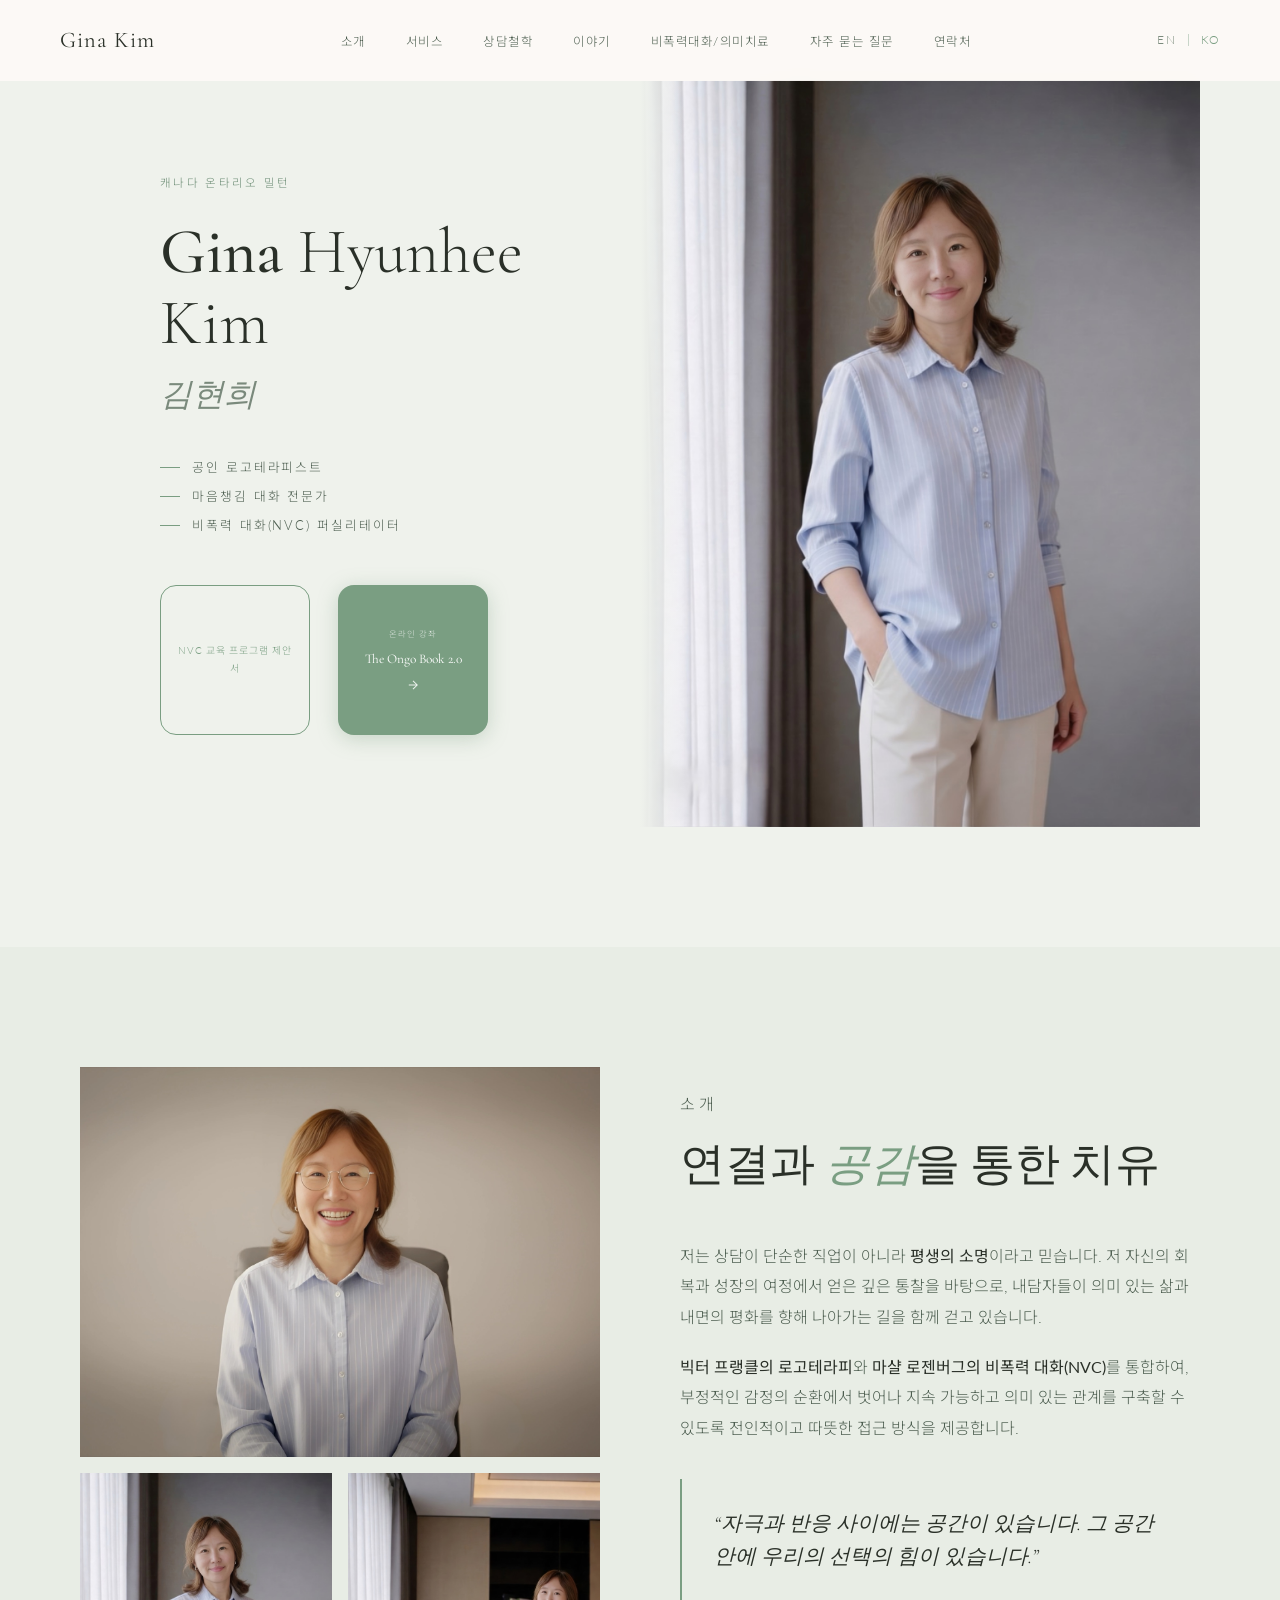
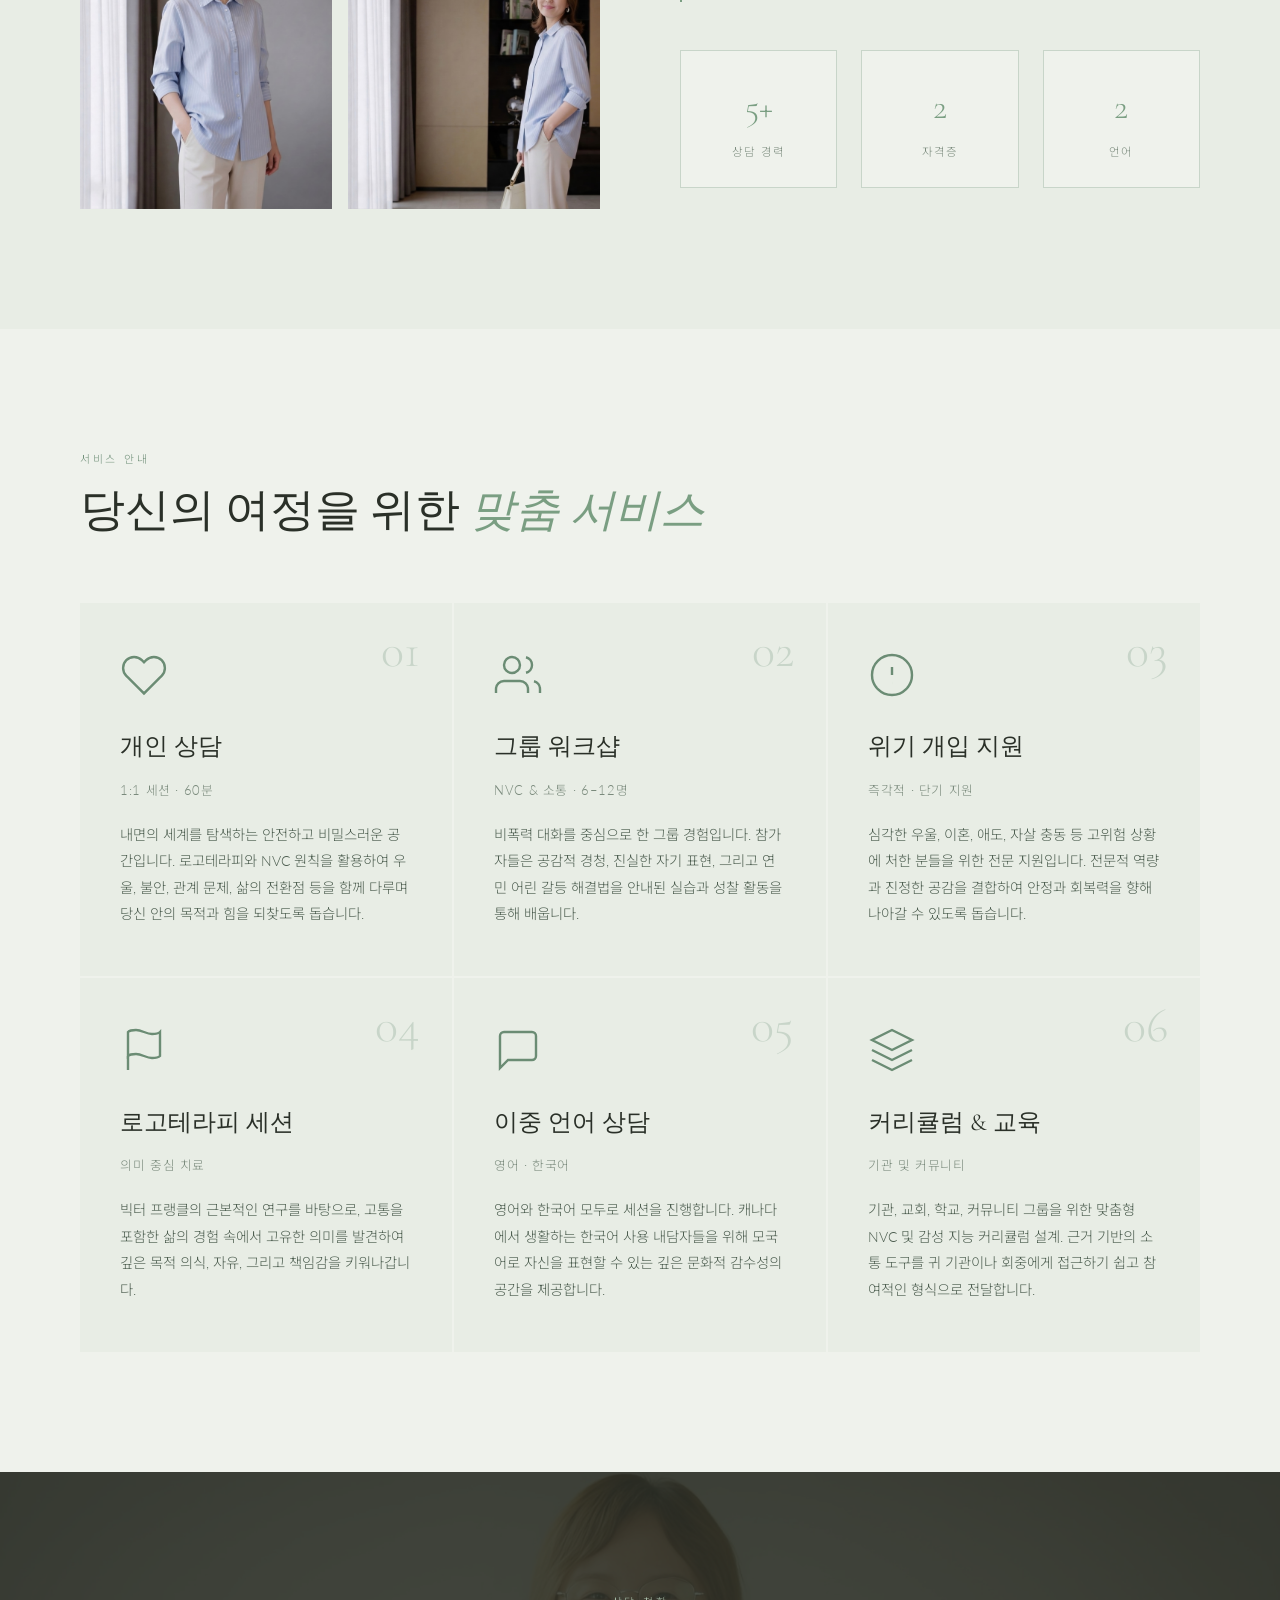
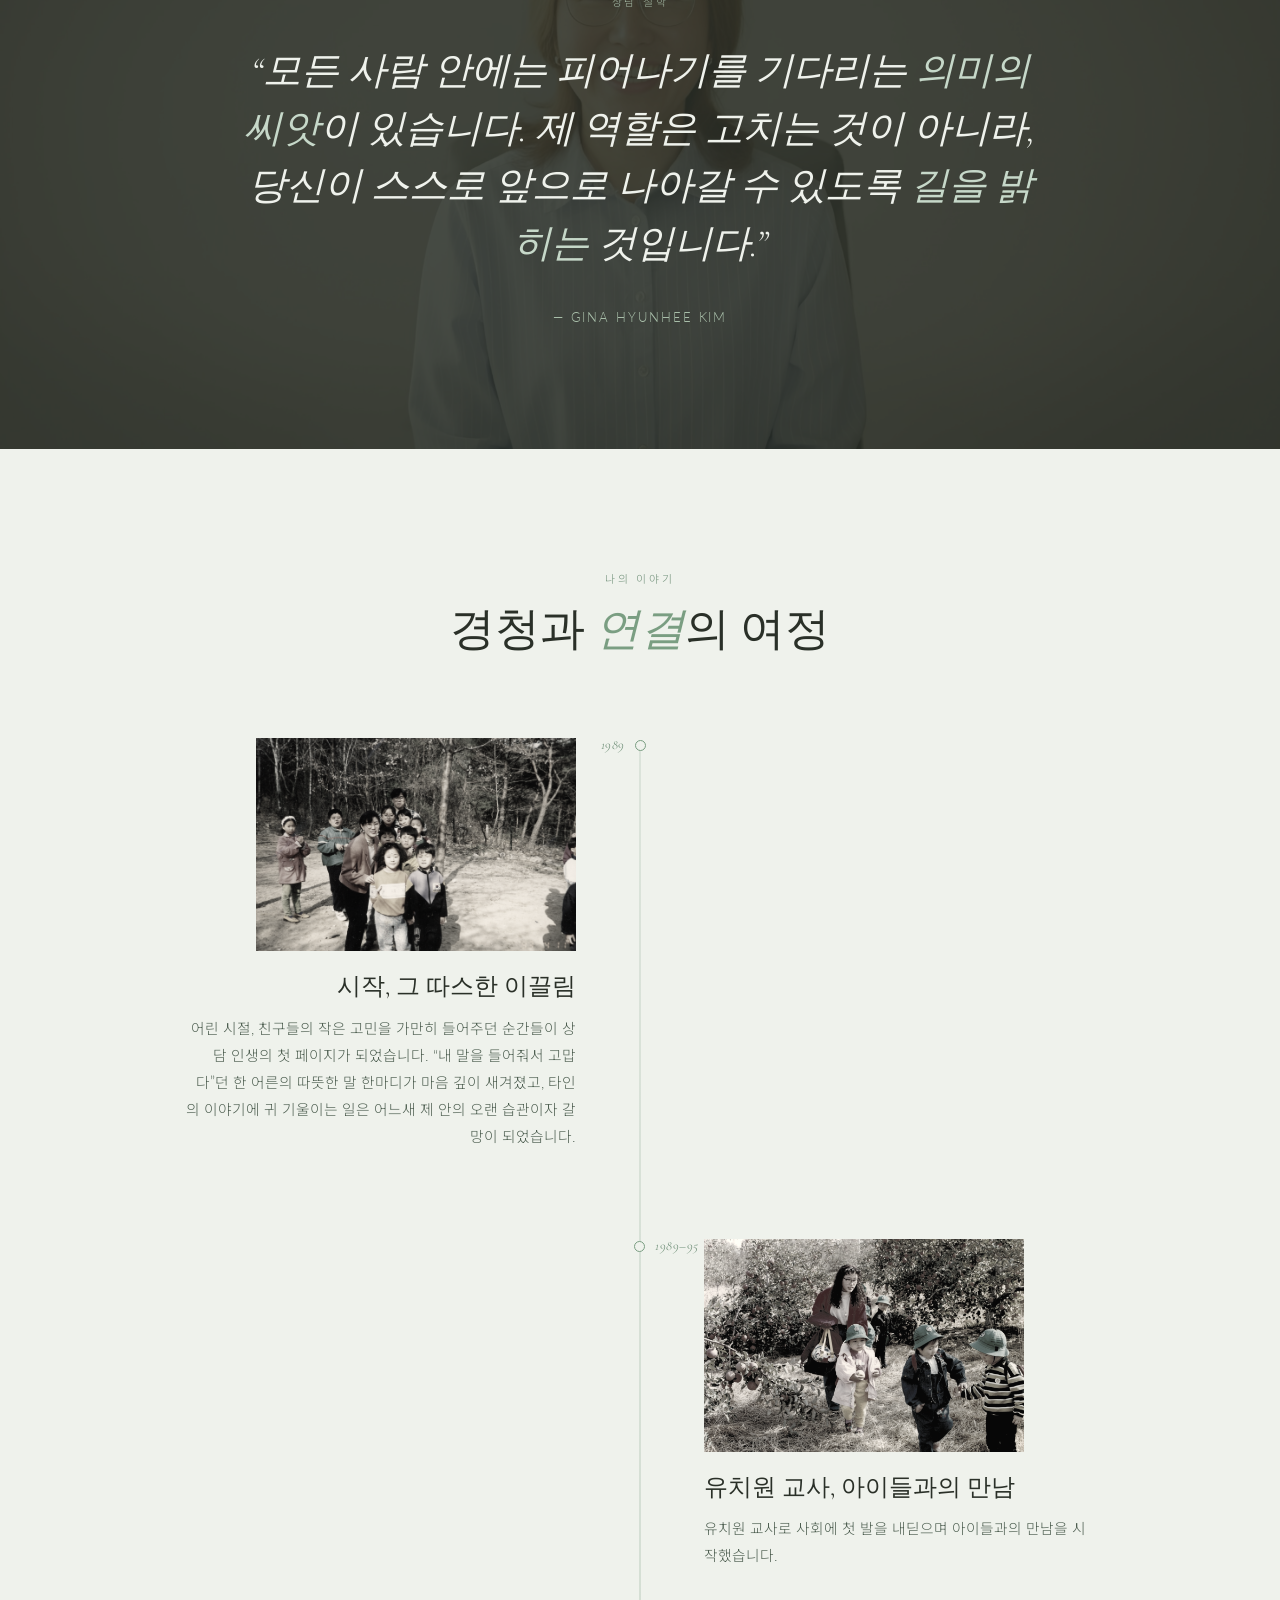
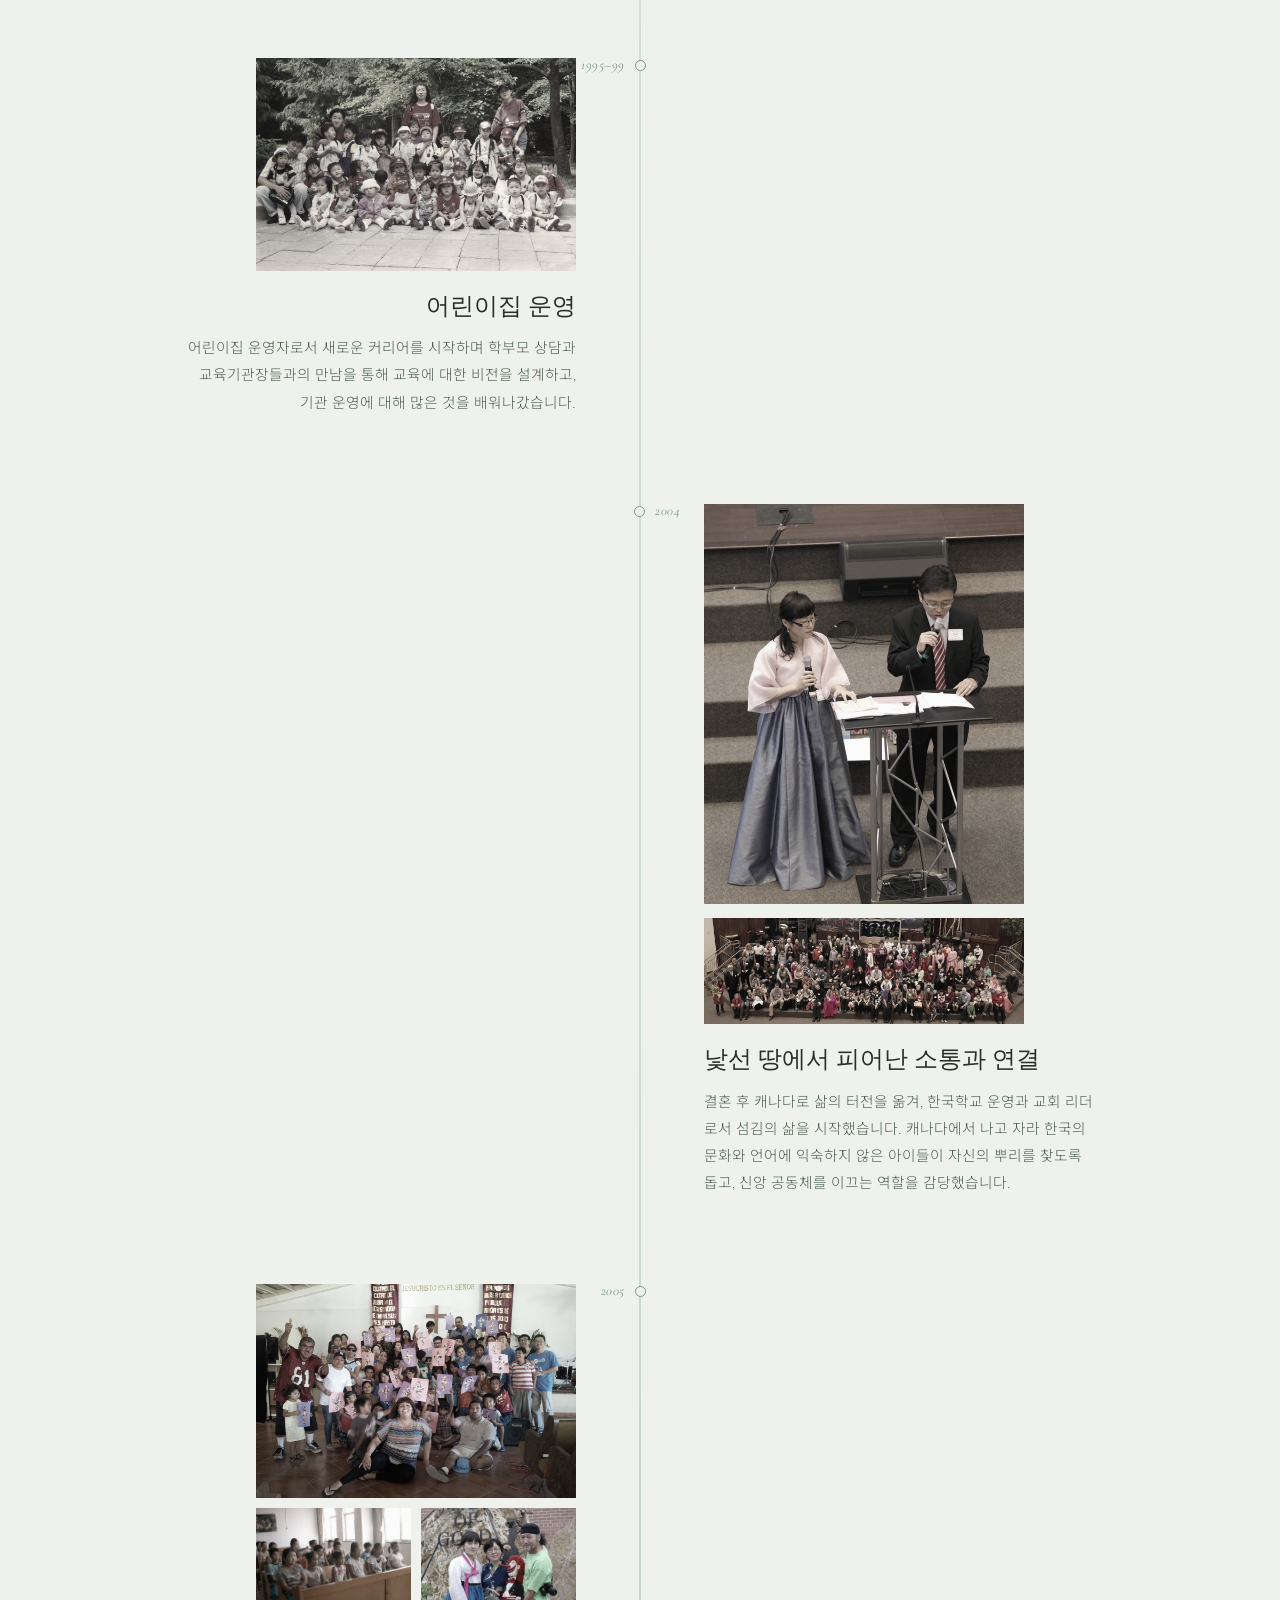
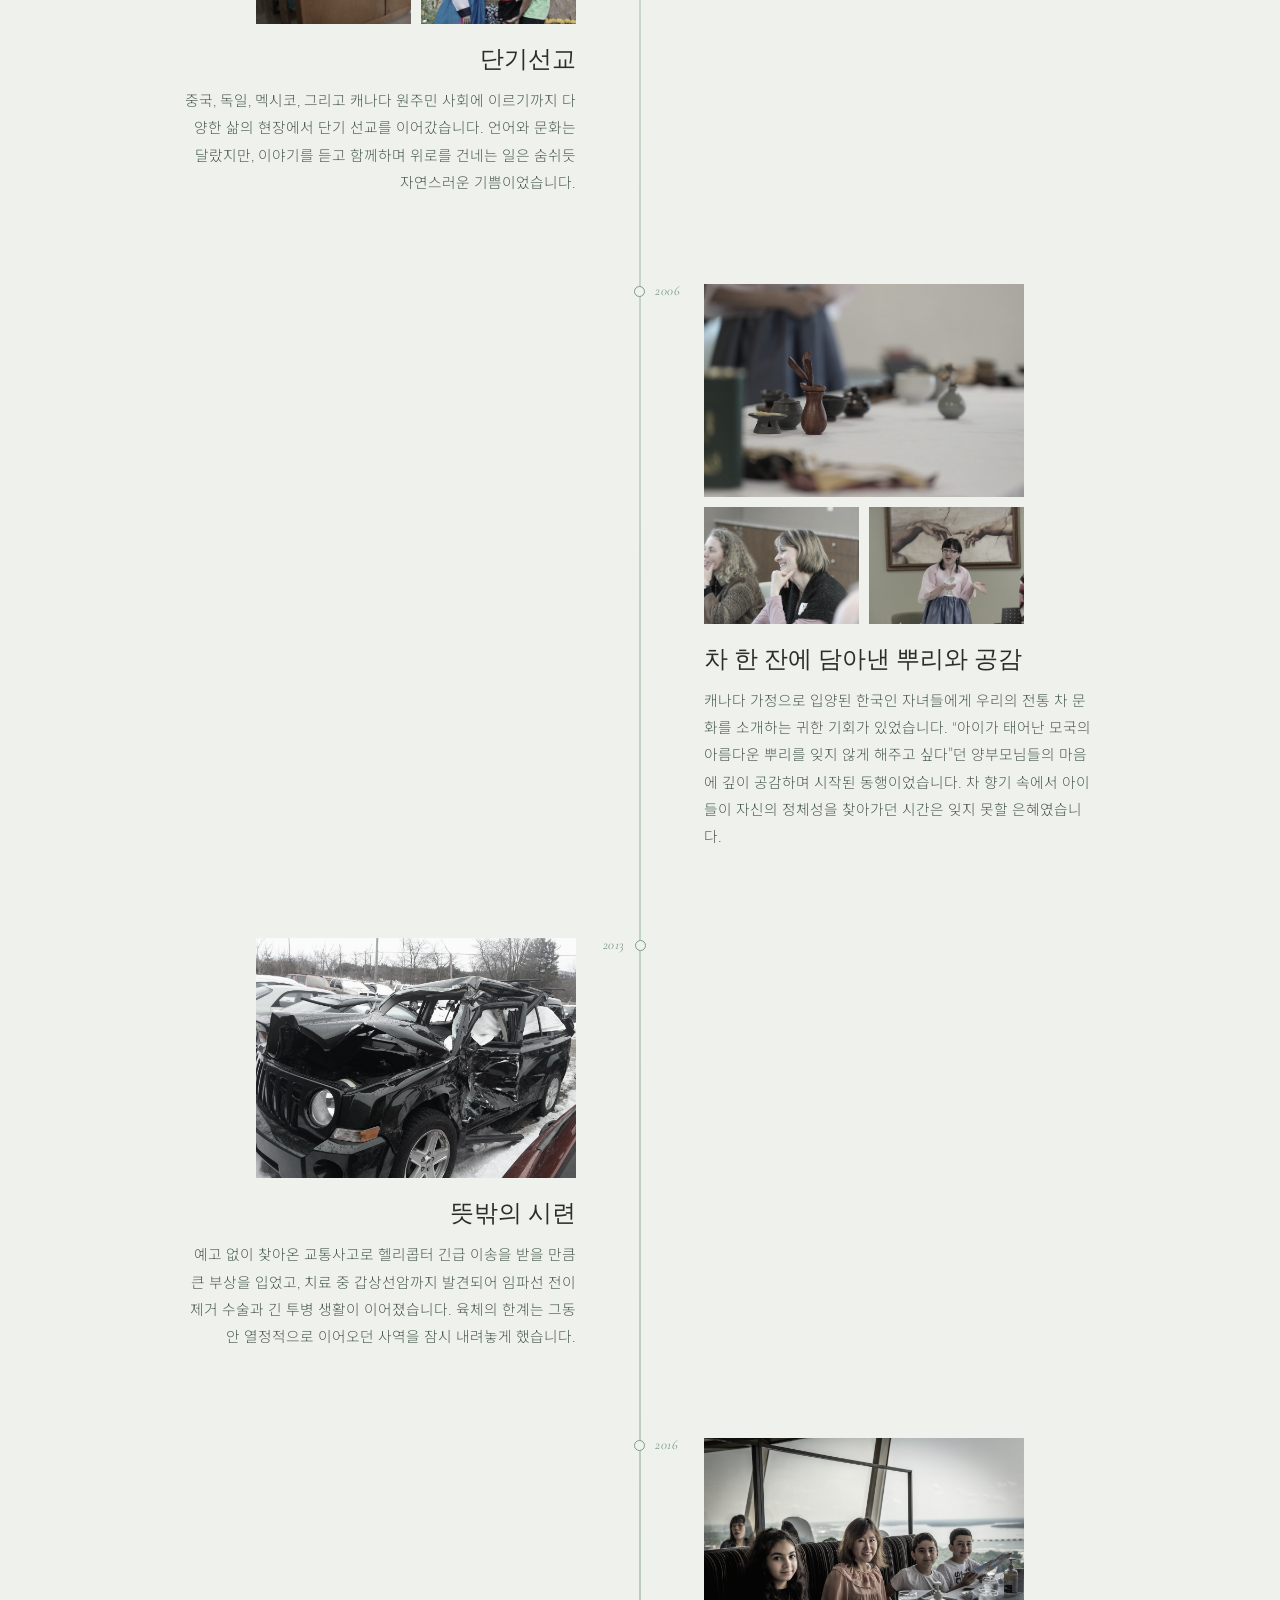
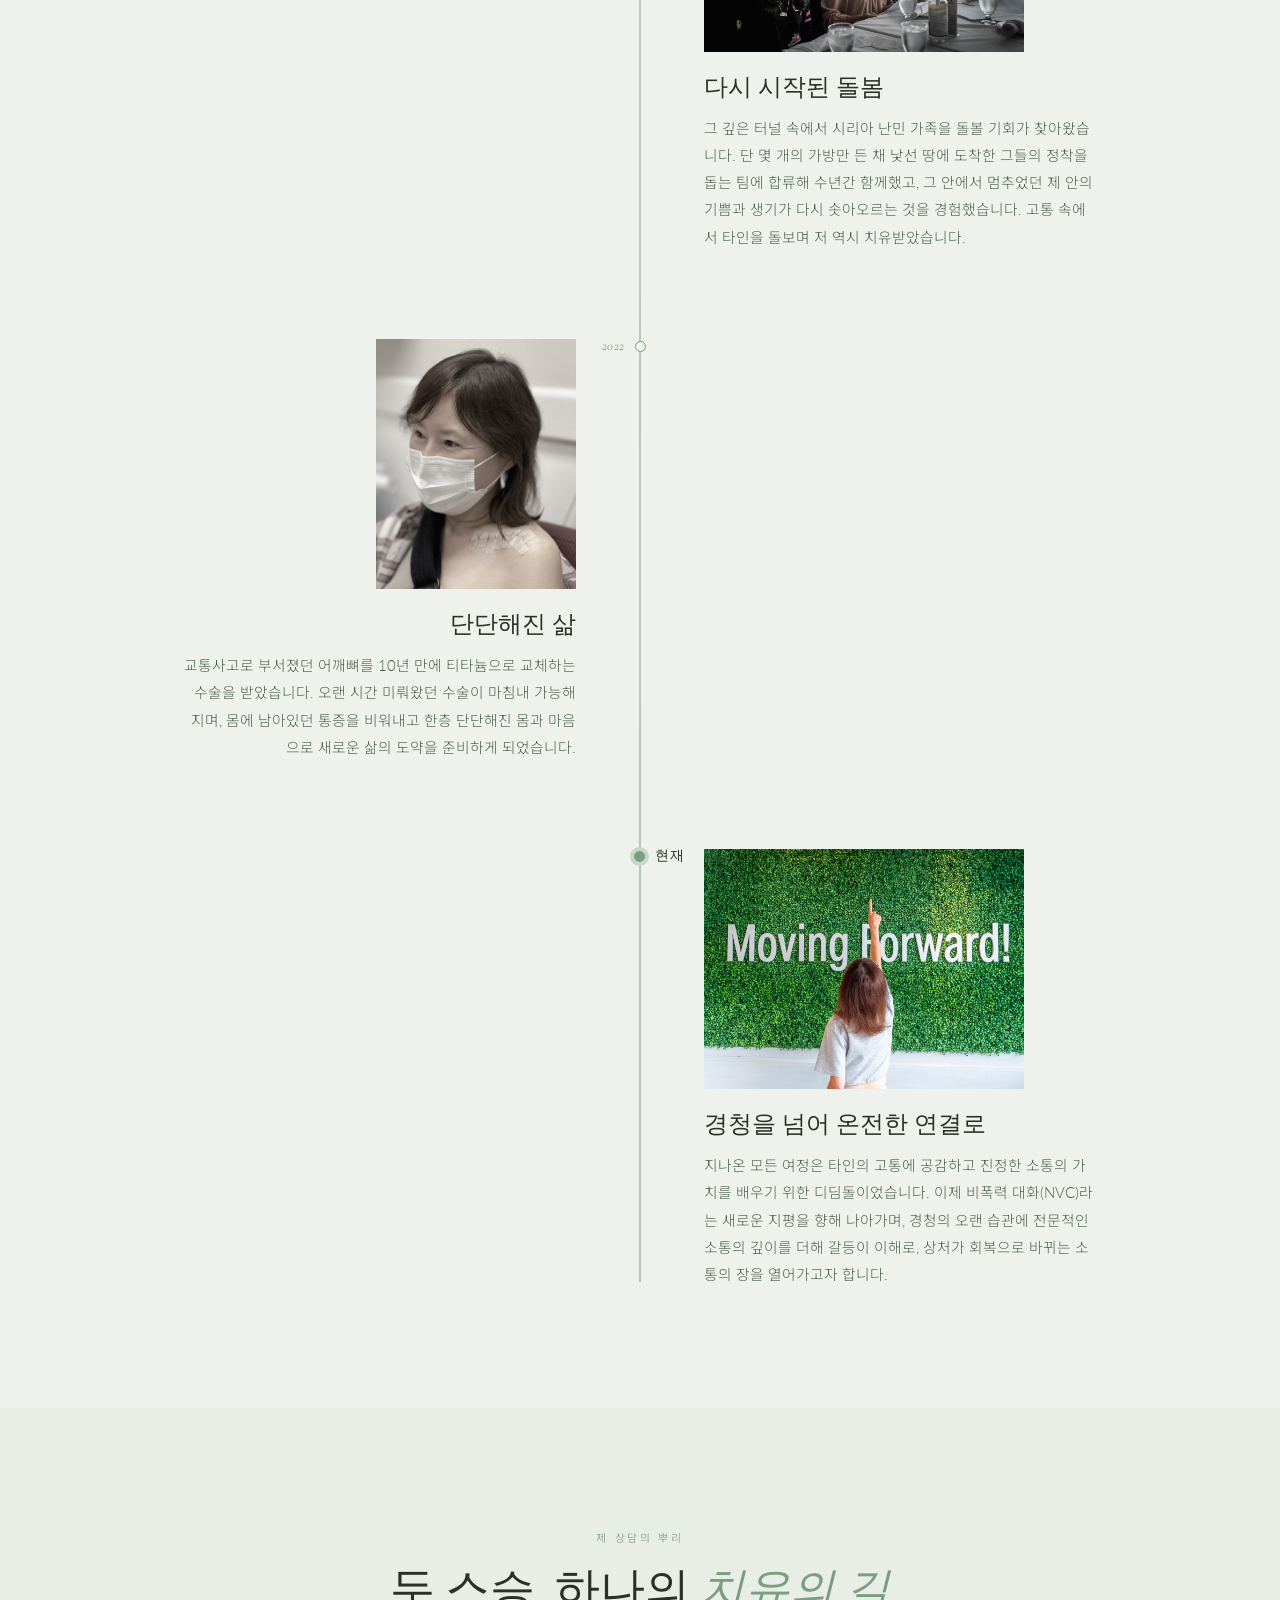
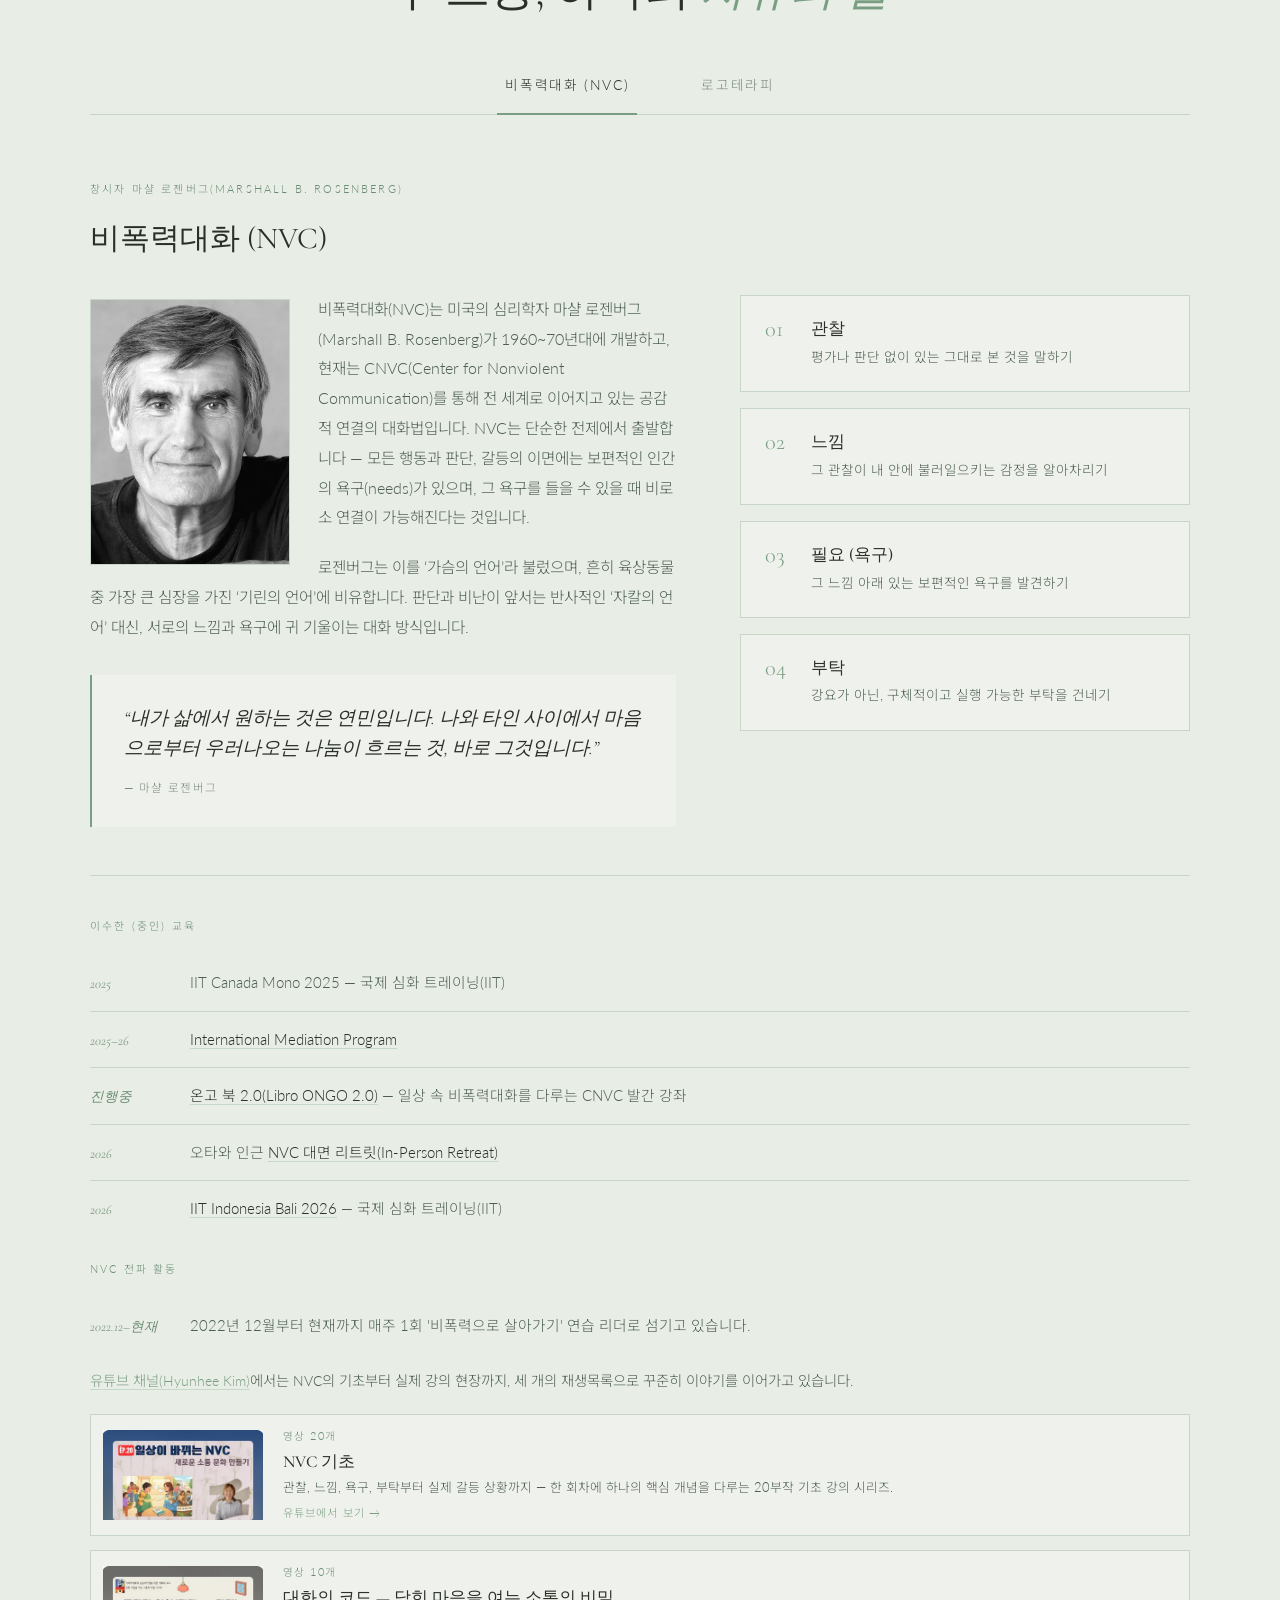
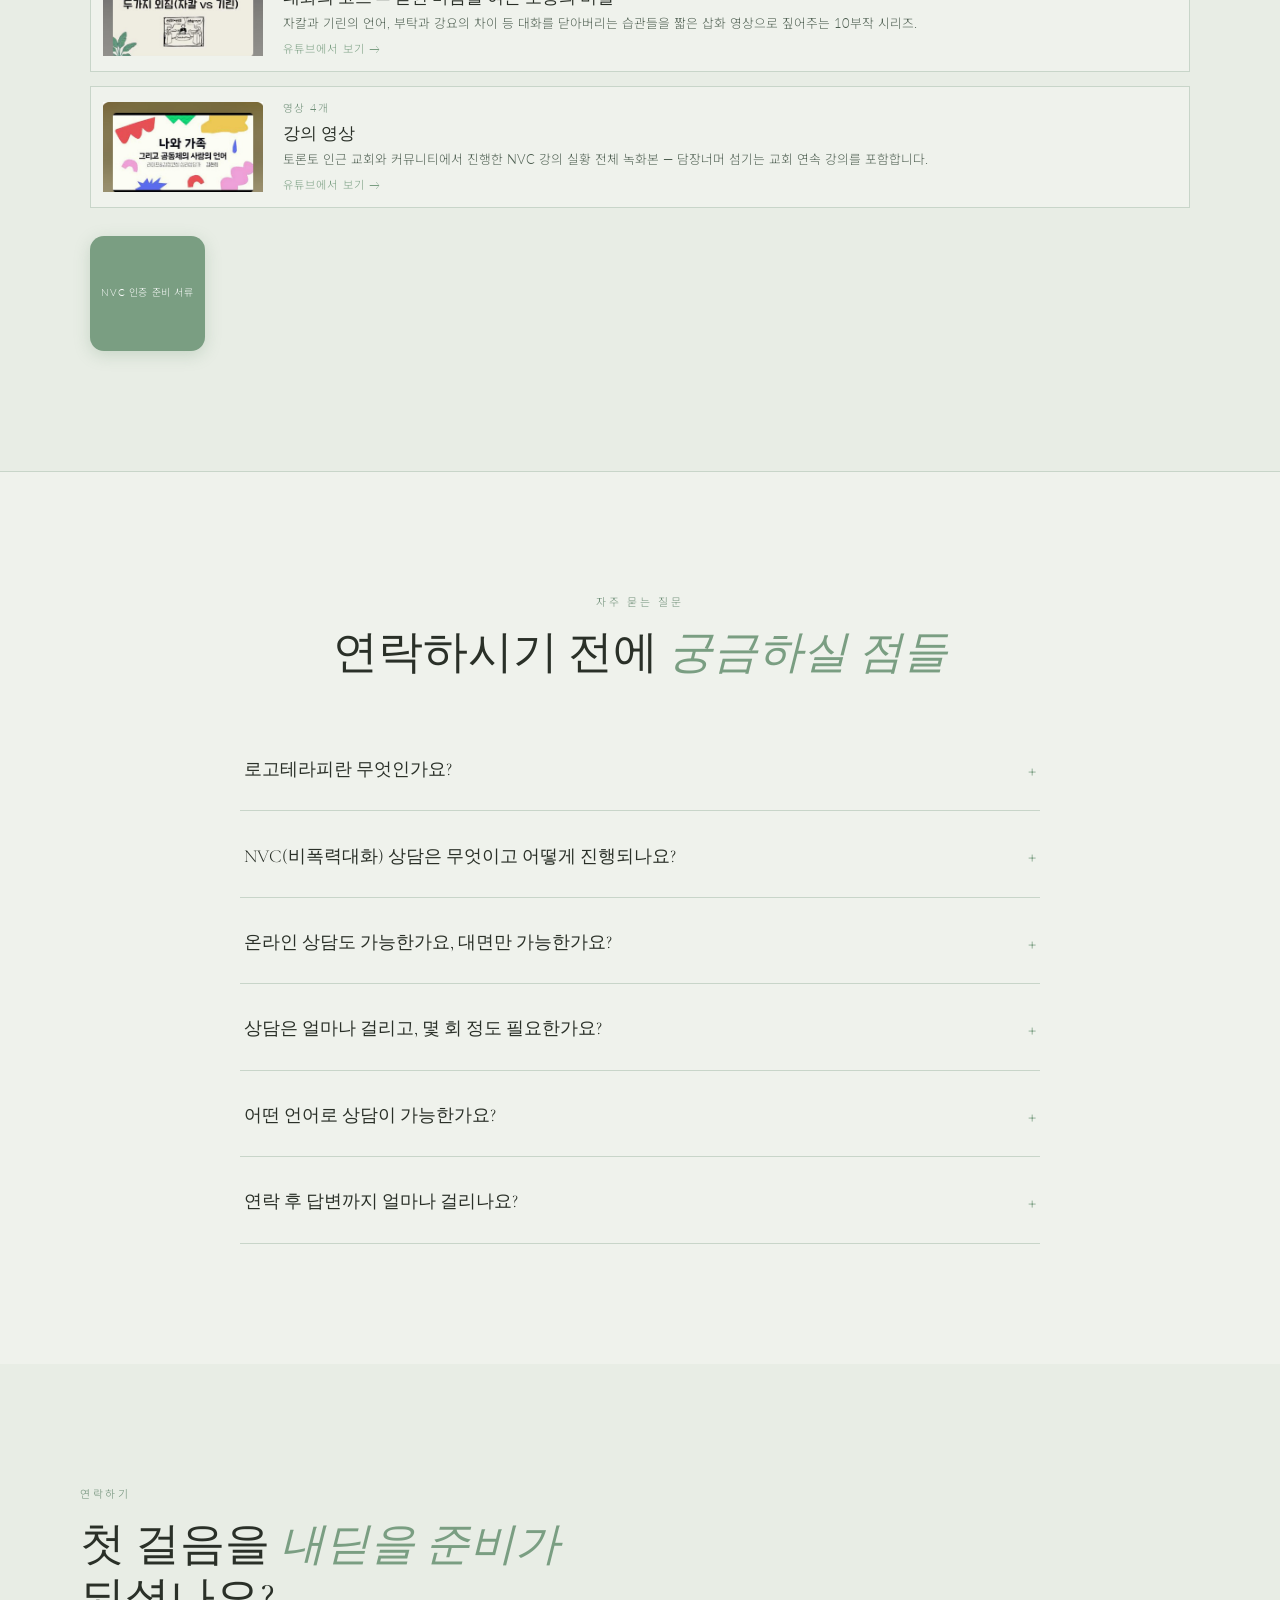
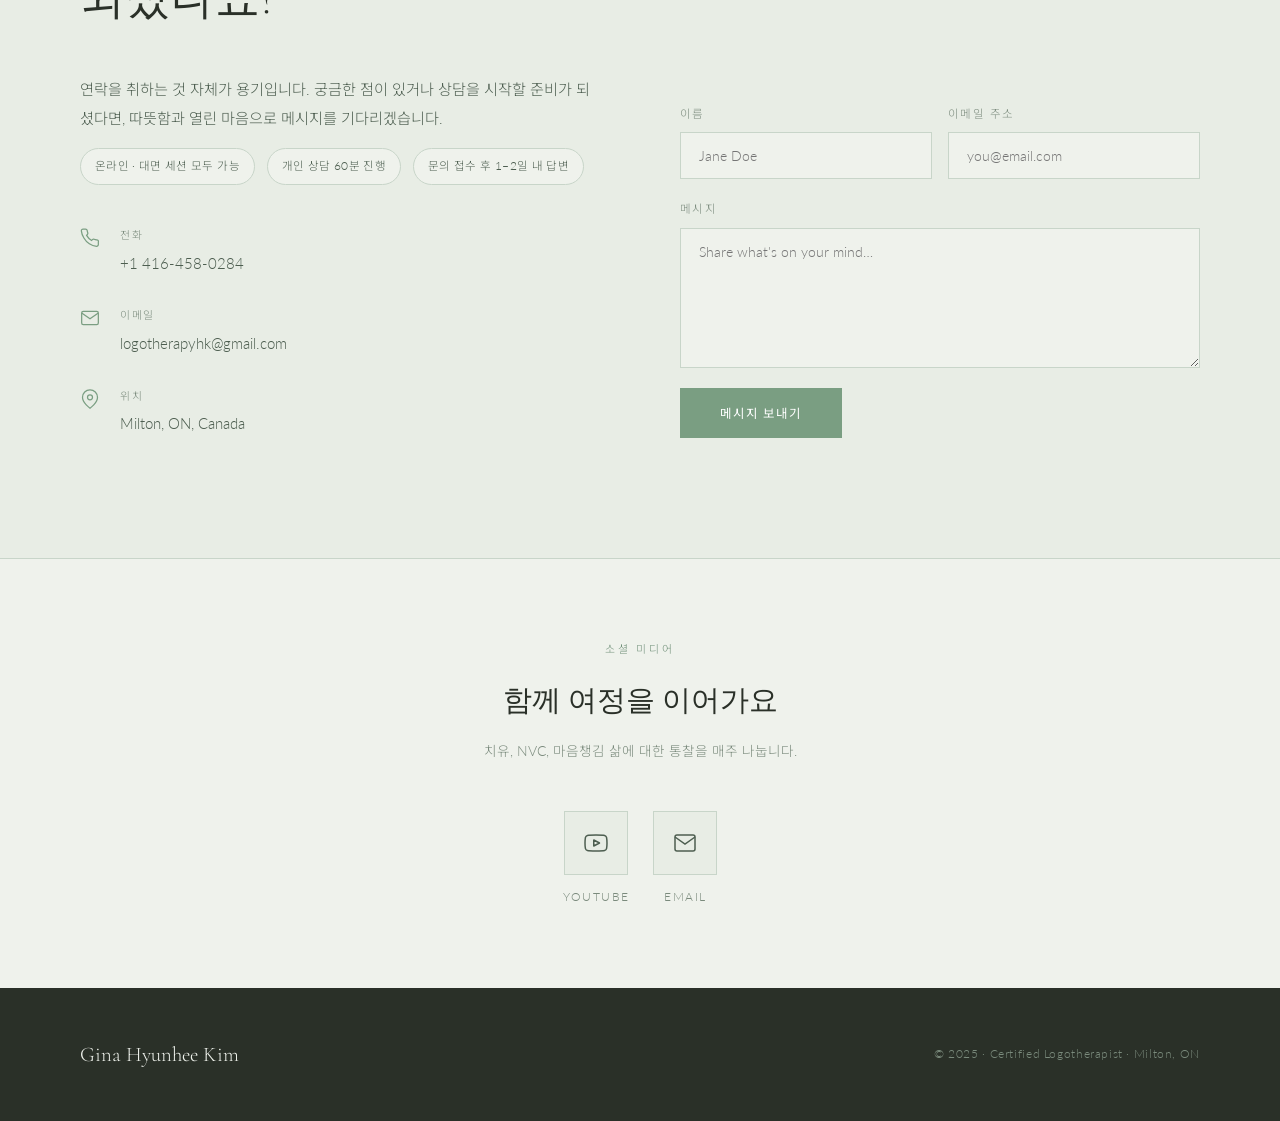
<file: ko/index.html>
<!DOCTYPE html>
<html lang="ko">
<head>
  <meta charset="UTF-8" />
  <meta name="viewport" content="width=device-width, initial-scale=1.0" />
  <meta name="google-site-verification" content="Ll3FbGm1bqwWrLHFaqsKtKUntc4HgKxt8l_H3_rpMOw" />
  <meta name="naver-site-verification" content="87bc2a6700a28c46c3e15f242163c47175b53252" />
  <title>김현희 — 공인 로고테라피스트 · NVC 퍼실리테이터</title>
  <meta name="description" content="캐나다 온타리오 밀턴에서 활동하는 공인 로고테라피스트이자 마음챙김 대화 전문가. 로고테라피와 비폭력대화(NVC), 따뜻한 상담을 제공합니다." />
  <link rel="canonical" href="https://ginakim.org/ko/" />
  <link rel="alternate" hreflang="en" href="https://ginakim.org/" />
  <link rel="alternate" hreflang="ko" href="https://ginakim.org/ko/" />
  <link rel="alternate" hreflang="x-default" href="https://ginakim.org/" />
  <link rel="icon" type="image/svg+xml" href="/images/favicon.svg" />

  <!-- Open Graph / social sharing -->
  <meta property="og:type" content="profile" />
  <meta property="og:site_name" content="김현희 (Gina Hyunhee Kim)" />
  <meta property="og:title" content="김현희 — 공인 로고테라피스트 · NVC 퍼실리테이터" />
  <meta property="og:description" content="캐나다 온타리오 밀턴에서 활동하는 공인 로고테라피스트이자 마음챙김 대화 전문가. 로고테라피와 비폭력대화(NVC), 따뜻한 상담을 제공합니다." />
  <meta property="og:url" content="https://ginakim.org/ko/" />
  <meta property="og:image" content="https://ginakim.org/images/photo-headshot-2.jpg" />
  <meta property="og:locale" content="ko_KR" />
  <meta property="og:locale:alternate" content="en_US" />
  <meta name="twitter:card" content="summary_large_image" />
  <meta name="twitter:title" content="김현희 — 공인 로고테라피스트 · NVC 퍼실리테이터" />
  <meta name="twitter:description" content="캐나다 온타리오 밀턴에서 활동하는 공인 로고테라피스트이자 마음챙김 대화 전문가." />
  <meta name="twitter:image" content="https://ginakim.org/images/photo-headshot-2.jpg" />

  <link rel="stylesheet" href="/css/style.css" />

  <!-- Structured data: who Gina is and what she offers (helps AI/search engines cite her accurately) -->
  <script type="application/ld+json">
  {
    "@context": "https://schema.org",
    "@type": "Person",
    "inLanguage": "ko",
    "name": "Gina Hyunhee Kim",
    "alternateName": "김현희",
    "jobTitle": "공인 로고테라피스트 · NVC 퍼실리테이터",
    "description": "캐나다 온타리오 밀턴에서 활동하는 공인 로고테라피스트이자 마음챙김 대화 전문가. 로고테라피와 비폭력대화(NVC)를 전문으로 합니다.",
    "url": "https://ginakim.org/ko/",
    "image": "https://ginakim.org/images/photo-headshot-2.jpg",
    "email": "mailto:logotherapyhk@gmail.com",
    "telephone": "+1-416-458-0284",
    "address": {
      "@type": "PostalAddress",
      "addressLocality": "Milton",
      "addressRegion": "ON",
      "addressCountry": "CA"
    },
    "sameAs": [
      "https://www.youtube.com/@hyunheekim1222"
    ],
    "knowsAbout": ["로고테라피", "비폭력대화(NVC)", "마음챙김 대화", "의미 중심 치료"],
    "knowsLanguage": ["en", "ko"],
    "hasCredential": {
      "@type": "EducationalOccupationalCredential",
      "credentialCategory": "certification",
      "name": "공인 로고테라피스트",
      "recognizedBy": {
        "@type": "Organization",
        "name": "한국의미치료학회 (Korean Institute of Logotherapy)"
      }
    },
    "makesOffer": [
      { "@type": "Offer", "itemOffered": { "@type": "Service", "name": "개인 상담", "description": "로고테라피와 NVC를 활용한 1:1 상담, 60분 진행." } },
      { "@type": "Offer", "itemOffered": { "@type": "Service", "name": "그룹 워크샵", "description": "비폭력대화(NVC) 중심의 6–12명 규모 그룹 워크샵." } },
      { "@type": "Offer", "itemOffered": { "@type": "Service", "name": "위기 개입 지원", "description": "고위험 상황에 처한 분들을 위한 즉각적·단기 전문 지원." } },
      { "@type": "Offer", "itemOffered": { "@type": "Service", "name": "로고테라피 세션", "description": "빅터 프랭클의 연구에 기반한 의미 중심 치료." } },
      { "@type": "Offer", "itemOffered": { "@type": "Service", "name": "이중 언어 상담", "description": "영어와 한국어 모두로 진행 가능한 상담 세션." } },
      { "@type": "Offer", "itemOffered": { "@type": "Service", "name": "커리큘럼 & 교육", "description": "기관, 교회, 학교, 커뮤니티 그룹을 위한 맞춤형 NVC 및 감성 지능 커리큘럼 설계." } }
    ]
  }
  </script>

  <!-- Structured data: FAQ answers, so AI answer engines can surface them directly -->
  <script type="application/ld+json">
  {
    "@context": "https://schema.org",
    "@type": "FAQPage",
    "inLanguage": "ko",
    "mainEntity": [
      {
        "@type": "Question",
        "name": "로고테라피란 무엇인가요?",
        "acceptedAnswer": { "@type": "Answer", "text": "로고테라피는 빅터 프랭클이 개발한 의미 중심 심리치료로, 고통 속에서도 삶의 목적을 발견하도록 돕습니다. 증상 완화에만 집중하지 않고, 일과 관계, 그리고 어려움을 대하는 태도를 통해 삶에 의미를 부여하는 것이 무엇인지 함께 탐색합니다." }
      },
      {
        "@type": "Question",
        "name": "NVC(비폭력대화) 상담은 무엇이고 어떻게 진행되나요?",
        "acceptedAnswer": { "@type": "Answer", "text": "NVC 상담은 마셜 로젠버그의 관찰·느낌·필요·부탁 네 단계를 활용해 솔직하게 표현하고 공감하며 듣는 법을 익히는 과정입니다. 세션에서는 상황을 판단 없이 있는 그대로 관찰하고, 그 안의 느낌과 채워지지 않은 필요를 발견한 뒤, 이를 구체적인 부탁으로 표현하는 연습을 함께 합니다." }
      },
      {
        "@type": "Question",
        "name": "온라인 상담도 가능한가요, 대면만 가능한가요?",
        "acceptedAnswer": { "@type": "Answer", "text": "네, 온라인과 대면 세션 모두 가능합니다. 온타리오·퀘벡 등 여러 지역의 내담자분들은 화상으로 만나고, 밀턴 인근에 계신 분들은 대면 세션도 조율할 수 있습니다." }
      },
      {
        "@type": "Question",
        "name": "상담은 얼마나 걸리고, 몇 회 정도 필요한가요?",
        "acceptedAnswer": { "@type": "Answer", "text": "개인 상담은 회당 60분이며, 그룹 워크샵은 6–12명 규모로 더 길게 진행됩니다. 필요한 세션 수는 사람마다 다릅니다 — 몇 회 만에 실마리를 찾는 분도 있고, 더 긴 여정을 함께하는 분도 있습니다. 첫 대화 이후 당신에게 맞는 계획을 함께 정합니다." }
      },
      {
        "@type": "Question",
        "name": "어떤 언어로 상담이 가능한가요?",
        "acceptedAnswer": { "@type": "Answer", "text": "영어와 한국어 모두 상담이 가능합니다. 캐나다에서 생활하는 한국어 사용자 분들은 상담 전 과정을 모국어로 편안하게 표현하실 수 있습니다." }
      },
      {
        "@type": "Question",
        "name": "연락 후 답변까지 얼마나 걸리나요?",
        "acceptedAnswer": { "@type": "Answer", "text": "보내주신 메시지는 제가 직접 확인하며, 보통 문의 접수 후 1–2일 내에 답변드립니다. 급한 문의이신 경우 메시지에 함께 남겨주시면 우선적으로 답변드리겠습니다." }
      }
    ]
  }
  </script>
</head>
<body>

  <!-- NAV -->
  <nav id="navbar">
    <a href="#hero" class="nav-logo">Gina Kim</a>
    <ul class="nav-links">
      <li><a href="#about">소개</a></li>
      <li><a href="#services">서비스</a></li>
      <li><a href="#philosophy">상담철학</a></li>
      <li><a href="#biography">이야기</a></li>
      <li><a href="#foundations">비폭력대화/의미치료</a></li>
      <li><a href="#faq">자주 묻는 질문</a></li>
      <li><a href="#contact">연락처</a></li>
    </ul>
    <div class="nav-lang">
      <a class="lang-btn" href="/">EN</a>
      <span class="lang-divider"></span>
      <span class="lang-btn active">KO</span>
    </div>
  </nav>

  <!-- HERO -->
  <section id="hero">
    <div class="hero-text">
      <p class="hero-eyebrow">캐나다 온타리오 밀턴</p>
      <h1 class="hero-name"><span>Gina</span> Hyunhee Kim</h1>
      <p class="hero-name-ko">김현희</p>
      <div class="hero-titles">
        <span class="hero-title-item">공인 로고테라피스트</span>
        <span class="hero-title-item">마음챙김 대화 전문가</span>
        <span class="hero-title-item">비폭력 대화(NVC) 퍼실리테이터</span>
      </div>
      <div class="hero-cta-row">
        <a href="/docs/NVC-Education-Program-Proposal-Kor.pdf" target="_blank" class="hero-cta">NVC 교육 프로그램 제안서</a>

        <a href="/ongo-course.html" target="_blank" class="ongo-btn">
          <span class="ongo-btn-label">온라인 강좌</span>
          <span class="ongo-btn-title">The Ongo Book 2.0</span>
          <svg viewBox="0 0 20 20" fill="none" stroke="currentColor" stroke-width="1.5">
            <path d="M4 10h12M10 4l6 6-6 6"/>
          </svg>
        </a>
      </div>
    </div>
    <div class="hero-image">
      <img src="/images/photo-standing-1.jpg" alt="Gina Hyunhee Kim" />
      <div class="hero-image-overlay"></div>
    </div>
  </section>

  <!-- ABOUT -->
  <section id="about">
    <div class="about-inner">
      <div class="about-images">
        <div class="about-img-main">
          <img src="/images/photo-wide.jpg" alt="Gina Kim — Counselor & Practitioner" />
        </div>
        <div class="about-img-secondary">
          <img src="/images/photo-standing-1.jpg" alt="Gina Kim" />
        </div>
        <div class="about-img-secondary">
          <img src="/images/photo-standing-2.jpg" alt="Gina Kim" />
        </div>
      </div>

      <div class="about-content">
        <p class="section-label">소개</p>
        <h2 class="section-title">연결과 <em>공감</em>을 통한 치유</h2>

        <p>저는 상담이 단순한 직업이 아니라 <strong>평생의 소명</strong>이라고 믿습니다. 저 자신의 회복과 성장의 여정에서 얻은 깊은 통찰을 바탕으로, 내담자들이 의미 있는 삶과 내면의 평화를 향해 나아가는 길을 함께 걷고 있습니다.</p>

        <p><strong>빅터 프랭클의 로고테라피</strong>와 <strong>마샬 로젠버그의 비폭력 대화(NVC)</strong>를 통합하여, 부정적인 감정의 순환에서 벗어나 지속 가능하고 의미 있는 관계를 구축할 수 있도록 전인적이고 따뜻한 접근 방식을 제공합니다.</p>

        <div class="about-quote">
          <p>&ldquo;자극과 반응 사이에는 공간이 있습니다. 그 공간 안에 우리의 선택의 힘이 있습니다.&rdquo;</p>
        </div>

        <div class="about-stats">
          <div class="stat-item">
            <span class="stat-number">5+</span>
            <span class="stat-label">상담 경력</span>
          </div>
          <div class="stat-item">
            <span class="stat-number">2</span>
            <span class="stat-label">자격증</span>
          </div>
          <div class="stat-item">
            <span class="stat-number">2</span>
            <span class="stat-label">언어</span>
          </div>
        </div>
      </div>
    </div>
  </section>

  <!-- SERVICES -->
  <section id="services">
    <div class="services-header">
      <p class="section-label">서비스 안내</p>
      <h2 class="section-title">당신의 여정을 위한 <em>맞춤 서비스</em></h2>
    </div>

    <div class="services-grid">

      <div class="service-card">
        <span class="service-number">01</span>
        <svg class="service-icon" viewBox="0 0 24 24" fill="none" stroke="currentColor" stroke-width="1.2">
          <path d="M20.84 4.61a5.5 5.5 0 0 0-7.78 0L12 5.67l-1.06-1.06a5.5 5.5 0 0 0-7.78 7.78l1.06 1.06L12 21.23l7.78-7.78 1.06-1.06a5.5 5.5 0 0 0 0-7.78z"/>
        </svg>
        <h3 class="service-title">개인 상담</h3>
        <span class="service-title-ko">1:1 세션 · 60분</span>
        <p class="service-desc">내면의 세계를 탐색하는 안전하고 비밀스러운 공간입니다. 로고테라피와 NVC 원칙을 활용하여 우울, 불안, 관계 문제, 삶의 전환점 등을 함께 다루며 당신 안의 목적과 힘을 되찾도록 돕습니다.</p>
      </div>

      <div class="service-card">
        <span class="service-number">02</span>
        <svg class="service-icon" viewBox="0 0 24 24" fill="none" stroke="currentColor" stroke-width="1.2">
          <path d="M17 21v-2a4 4 0 0 0-4-4H5a4 4 0 0 0-4 4v2"/>
          <circle cx="9" cy="7" r="4"/>
          <path d="M23 21v-2a4 4 0 0 0-3-3.87"/>
          <path d="M16 3.13a4 4 0 0 1 0 7.75"/>
        </svg>
        <h3 class="service-title">그룹 워크샵</h3>
        <span class="service-title-ko">NVC & 소통 · 6–12명</span>
        <p class="service-desc">비폭력 대화를 중심으로 한 그룹 경험입니다. 참가자들은 공감적 경청, 진실한 자기 표현, 그리고 연민 어린 갈등 해결법을 안내된 실습과 성찰 활동을 통해 배웁니다.</p>
      </div>

      <div class="service-card">
        <span class="service-number">03</span>
        <svg class="service-icon" viewBox="0 0 24 24" fill="none" stroke="currentColor" stroke-width="1.2">
          <circle cx="12" cy="12" r="10"/>
          <line x1="12" y1="8" x2="12" y2="12"/>
          <line x1="12" y1="16" x2="12.01" y2="16"/>
        </svg>
        <h3 class="service-title">위기 개입 지원</h3>
        <span class="service-title-ko">즉각적 · 단기 지원</span>
        <p class="service-desc">심각한 우울, 이혼, 애도, 자살 충동 등 고위험 상황에 처한 분들을 위한 전문 지원입니다. 전문적 역량과 진정한 공감을 결합하여 안정과 회복력을 향해 나아갈 수 있도록 돕습니다.</p>
      </div>

      <div class="service-card">
        <span class="service-number">04</span>
        <svg class="service-icon" viewBox="0 0 24 24" fill="none" stroke="currentColor" stroke-width="1.2">
          <path d="M4 15s1-1 4-1 5 2 8 2 4-1 4-1V3s-1 1-4 1-5-2-8-2-4 1-4 1z"/>
          <line x1="4" y1="22" x2="4" y2="15"/>
        </svg>
        <h3 class="service-title">로고테라피 세션</h3>
        <span class="service-title-ko">의미 중심 치료</span>
        <p class="service-desc">빅터 프랭클의 근본적인 연구를 바탕으로, 고통을 포함한 삶의 경험 속에서 고유한 의미를 발견하여 깊은 목적 의식, 자유, 그리고 책임감을 키워나갑니다.</p>
      </div>

      <div class="service-card">
        <span class="service-number">05</span>
        <svg class="service-icon" viewBox="0 0 24 24" fill="none" stroke="currentColor" stroke-width="1.2">
          <path d="M21 15a2 2 0 0 1-2 2H7l-4 4V5a2 2 0 0 1 2-2h14a2 2 0 0 1 2 2z"/>
        </svg>
        <h3 class="service-title">이중 언어 상담</h3>
        <span class="service-title-ko">영어 · 한국어</span>
        <p class="service-desc">영어와 한국어 모두로 세션을 진행합니다. 캐나다에서 생활하는 한국어 사용 내담자들을 위해 모국어로 자신을 표현할 수 있는 깊은 문화적 감수성의 공간을 제공합니다.</p>
      </div>

      <div class="service-card">
        <span class="service-number">06</span>
        <svg class="service-icon" viewBox="0 0 24 24" fill="none" stroke="currentColor" stroke-width="1.2">
          <path d="M12 2L2 7l10 5 10-5-10-5z"/>
          <path d="M2 17l10 5 10-5"/>
          <path d="M2 12l10 5 10-5"/>
        </svg>
        <h3 class="service-title">커리큘럼 & 교육</h3>
        <span class="service-title-ko">기관 및 커뮤니티</span>
        <p class="service-desc">기관, 교회, 학교, 커뮤니티 그룹을 위한 맞춤형 NVC 및 감성 지능 커리큘럼 설계. 근거 기반의 소통 도구를 귀 기관이나 회중에게 접근하기 쉽고 참여적인 형식으로 전달합니다.</p>
      </div>

    </div>
  </section>

  <!-- PHILOSOPHY -->
  <section id="philosophy">
    <div class="philosophy-inner">
      <p class="section-label">상담 철학</p>
      <blockquote class="philosophy-quote">&ldquo;모든 사람 안에는 피어나기를 기다리는 <em>의미의 씨앗</em>이 있습니다. 제 역할은 고치는 것이 아니라, 당신이 스스로 앞으로 나아갈 수 있도록 <em>길을 밝히는</em> 것입니다.&rdquo;</blockquote>
      <p class="philosophy-attr">— Gina Hyunhee Kim</p>
    </div>
  </section>

  <!-- BIOGRAPHY -->
  <section id="biography">
    <div class="biography-header">
      <p class="section-label">나의 이야기</p>
      <h2 class="section-title">경청과 <em>연결</em>의 여정</h2>
    </div>

    <div class="timeline">

      <div class="timeline-item">
        <div class="timeline-marker"><span class="timeline-year">1989</span></div>
        <div class="timeline-card">
          <div class="timeline-photo size-wide tone-distant">
            <img src="/images/photo-biography-1989.jpg" alt="Gina Kim with kindergarten students, 1993" />
          </div>
          <h3 class="timeline-title">시작, 그 따스한 이끌림</h3>
          <p>어린 시절, 친구들의 작은 고민을 가만히 들어주던 순간들이 상담 인생의 첫 페이지가 되었습니다. &ldquo;내 말을 들어줘서 고맙다&rdquo;던 한 어른의 따뜻한 말 한마디가 마음 깊이 새겨졌고, 타인의 이야기에 귀 기울이는 일은 어느새 제 안의 오랜 습관이자 갈망이 되었습니다.</p>
        </div>
      </div>

      <div class="timeline-item">
        <div class="timeline-marker"><span class="timeline-year">1989–95</span></div>
        <div class="timeline-card">
          <div class="timeline-photo size-wide tone-distant">
            <img src="/images/photo-biography-teacher.jpg" alt="Gina Kim with kindergarten students on an apple orchard field trip" />
          </div>
          <h3 class="timeline-title">유치원 교사, 아이들과의 만남</h3>
          <p>유치원 교사로 사회에 첫 발을 내딛으며 아이들과의 만남을 시작했습니다.</p>
        </div>
      </div>

      <div class="timeline-item">
        <div class="timeline-marker"><span class="timeline-year">1995–99</span></div>
        <div class="timeline-card">
          <div class="timeline-photo size-wide tone-distant">
            <img src="/images/photo-biography-daycare.jpg" alt="Gina Kim with daycare staff and children" />
          </div>
          <h3 class="timeline-title">어린이집 운영</h3>
          <p>어린이집 운영자로서 새로운 커리어를 시작하며 학부모 상담과 교육기관장들과의 만남을 통해 교육에 대한 비전을 설계하고, 기관 운영에 대해 많은 것을 배워나갔습니다.</p>
        </div>
      </div>

      <div class="timeline-item">
        <div class="timeline-marker"><span class="timeline-year">2004</span></div>
        <div class="timeline-card">
          <div class="timeline-photo-group">
            <div class="timeline-photo tone-muted">
              <img src="/images/photo-biography-canada-podium.jpg" alt="Gina Kim speaking at a Korean church event in Canada" />
            </div>
            <div class="timeline-photo aspect-pano tone-muted">
              <img src="/images/photo-biography-canada-community.jpg" alt="Gina Kim with the Korean church community in Canada" />
            </div>
          </div>
          <h3 class="timeline-title">낯선 땅에서 피어난 소통과 연결</h3>
          <p>결혼 후 캐나다로 삶의 터전을 옮겨, 한국학교 운영과 교회 리더로서 섬김의 삶을 시작했습니다. 캐나다에서 나고 자라 한국의 문화와 언어에 익숙하지 않은 아이들이 자신의 뿌리를 찾도록 돕고, 신앙 공동체를 이끄는 역할을 감당했습니다.</p>
        </div>
      </div>

      <div class="timeline-item">
        <div class="timeline-marker"><span class="timeline-year">2005</span></div>
        <div class="timeline-card">
          <div class="timeline-photo-trio">
            <div class="timeline-photo photo-main tone-muted">
              <img src="/images/photo-biography-missions-mexico.jpg" alt="Gina Kim on a short-term mission trip with a church community in Mexico" />
            </div>
            <div class="timeline-photo photo-sub tone-muted">
              <img src="/images/photo-biography-missions-chapel.jpg" alt="Children gathered in a chapel during a mission trip" />
            </div>
            <div class="timeline-photo photo-sub tone-muted">
              <img src="/images/photo-biography-missions-family.jpg" alt="Gina Kim with fellow missionaries" />
            </div>
          </div>
          <h3 class="timeline-title">단기선교</h3>
          <p>중국, 독일, 멕시코, 그리고 캐나다 원주민 사회에 이르기까지 다양한 삶의 현장에서 단기 선교를 이어갔습니다. 언어와 문화는 달랐지만, 이야기를 듣고 함께하며 위로를 건네는 일은 숨쉬듯 자연스러운 기쁨이었습니다.</p>
        </div>
      </div>

      <div class="timeline-item">
        <div class="timeline-marker"><span class="timeline-year">2006</span></div>
        <div class="timeline-card">
          <div class="timeline-photo-trio">
            <div class="timeline-photo photo-main tone-muted">
              <img src="/images/photo-biography-tea-main.jpg" alt="A traditional Korean tea ceremony setting" />
            </div>
            <div class="timeline-photo photo-sub tone-muted">
              <img src="/images/photo-biography-tea-audience.jpg" alt="Adoptive parents attending the Korean tea culture session" />
            </div>
            <div class="timeline-photo photo-sub tone-muted">
              <img src="/images/photo-biography-tea-presenting.jpg" alt="Gina Kim in hanbok presenting the Korean tea ceremony" />
            </div>
          </div>
          <h3 class="timeline-title">차 한 잔에 담아낸 뿌리와 공감</h3>
          <p>캐나다 가정으로 입양된 한국인 자녀들에게 우리의 전통 차 문화를 소개하는 귀한 기회가 있었습니다. &ldquo;아이가 태어난 모국의 아름다운 뿌리를 잊지 않게 해주고 싶다&rdquo;던 양부모님들의 마음에 깊이 공감하며 시작된 동행이었습니다. 차 향기 속에서 아이들이 자신의 정체성을 찾아가던 시간은 잊지 못할 은혜였습니다.</p>
        </div>
      </div>

      <div class="timeline-item">
        <div class="timeline-marker"><span class="timeline-year">2013</span></div>
        <div class="timeline-card">
          <div class="timeline-photo size-wide aspect-4-3 tone-muted">
            <img src="/images/photo-biography-accident.jpg" alt="The wrecked car from Gina Kim's 2013 accident" />
          </div>
          <h3 class="timeline-title">뜻밖의 시련</h3>
          <p>예고 없이 찾아온 교통사고로 헬리콥터 긴급 이송을 받을 만큼 큰 부상을 입었고, 치료 중 갑상선암까지 발견되어 임파선 전이 제거 수술과 긴 투병 생활이 이어졌습니다. 육체의 한계는 그동안 열정적으로 이어오던 사역을 잠시 내려놓게 했습니다.</p>
        </div>
      </div>

      <div class="timeline-item">
        <div class="timeline-marker"><span class="timeline-year">2016</span></div>
        <div class="timeline-card">
          <div class="timeline-photo size-wide tone-muted">
            <img src="/images/photo-biography-refugee-family.jpg" alt="Gina Kim with the Syrian refugee family she supported" />
          </div>
          <h3 class="timeline-title">다시 시작된 돌봄</h3>
          <p>그 깊은 터널 속에서 시리아 난민 가족을 돌볼 기회가 찾아왔습니다. 단 몇 개의 가방만 든 채 낯선 땅에 도착한 그들의 정착을 돕는 팀에 합류해 수년간 함께했고, 그 안에서 멈추었던 제 안의 기쁨과 생기가 다시 솟아오르는 것을 경험했습니다. 고통 속에서 타인을 돌보며 저 역시 치유받았습니다.</p>
        </div>
      </div>

      <div class="timeline-item">
        <div class="timeline-marker"><span class="timeline-year">2022</span></div>
        <div class="timeline-card">
          <div class="timeline-photo size-md tone-muted">
            <img src="/images/photo-biography-surgery.jpg" alt="Gina Kim recovering after her shoulder surgery" />
          </div>
          <h3 class="timeline-title">단단해진 삶</h3>
          <p>교통사고로 부서졌던 어깨뼈를 10년 만에 티타늄으로 교체하는 수술을 받았습니다. 오랜 시간 미뤄왔던 수술이 마침내 가능해지며, 몸에 남아있던 통증을 비워내고 한층 단단해진 몸과 마음으로 새로운 삶의 도약을 준비하게 되었습니다.</p>
        </div>
      </div>

      <div class="timeline-item">
        <div class="timeline-marker timeline-marker-now"><span class="timeline-year">현재</span></div>
        <div class="timeline-card">
          <div class="timeline-photo size-wide aspect-4-3 tone-vivid">
            <img src="/images/photo-biography-moving-forward.jpg" alt="Moving forward — a symbol of Gina Kim's next chapter" />
          </div>
          <h3 class="timeline-title">경청을 넘어 온전한 연결로</h3>
          <p>지나온 모든 여정은 타인의 고통에 공감하고 진정한 소통의 가치를 배우기 위한 디딤돌이었습니다. 이제 비폭력 대화(NVC)라는 새로운 지평을 향해 나아가며, 경청의 오랜 습관에 전문적인 소통의 깊이를 더해 갈등이 이해로, 상처가 회복으로 바뀌는 소통의 장을 열어가고자 합니다.</p>
        </div>
      </div>

    </div>
  </section>

  <!-- FOUNDATIONS -->
  <section id="foundations">
    <div class="foundations-header">
      <p class="section-label">제 상담의 뿌리</p>
      <h2 class="section-title">두 스승, 하나의 <em>치유의 길</em></h2>
    </div>

    <div class="foundations-tabs">
      <button class="foundations-tab-btn active" data-tab="nvc" onclick="setFoundationsTab('nvc')">비폭력대화 (NVC)</button>
      <button class="foundations-tab-btn" data-tab="logotherapy" onclick="setFoundationsTab('logotherapy')">로고테라피</button>
    </div>

    <div class="foundations-panels">

      <!-- NVC PANEL -->
      <div class="foundations-panel active" data-panel="nvc">
        <p class="foundations-eyebrow">창시자 마샬 로젠버그(Marshall B. Rosenberg)</p>
        <h3 class="foundations-name">비폭력대화 (NVC)</h3>

        <div class="foundations-grid">
          <div class="foundations-intro">
            <figure class="foundations-photo-frame">
              <img src="/images/Marshall-Rosenberg1.jpeg" alt="Marshall B. Rosenberg" />
            </figure>
            <p>비폭력대화(NVC)는 미국의 심리학자 마샬 로젠버그(Marshall B. Rosenberg)가 1960~70년대에 개발하고, 현재는 CNVC(Center for Nonviolent Communication)를 통해 전 세계로 이어지고 있는 공감적 연결의 대화법입니다. NVC는 단순한 전제에서 출발합니다 — 모든 행동과 판단, 갈등의 이면에는 보편적인 인간의 욕구(needs)가 있으며, 그 욕구를 들을 수 있을 때 비로소 연결이 가능해진다는 것입니다.</p>
            <p>로젠버그는 이를 &lsquo;가슴의 언어&rsquo;라 불렀으며, 흔히 육상동물 중 가장 큰 심장을 가진 &lsquo;기린의 언어&rsquo;에 비유합니다. 판단과 비난이 앞서는 반사적인 &lsquo;자칼의 언어&rsquo; 대신, 서로의 느낌과 욕구에 귀 기울이는 대화 방식입니다.</p>

            <div class="foundations-quote">
              <p>&ldquo;내가 삶에서 원하는 것은 연민입니다. 나와 타인 사이에서 마음으로부터 우러나오는 나눔이 흐르는 것, 바로 그것입니다.&rdquo;</p>
              <span>— 마샬 로젠버그</span>
            </div>
          </div>

          <div class="foundations-principles">
            <div class="principle-item">
              <span class="principle-marker">01</span>
              <div class="principle-text">
                <h4>관찰</h4>
                <p>평가나 판단 없이 있는 그대로 본 것을 말하기</p>
              </div>
            </div>
            <div class="principle-item">
              <span class="principle-marker">02</span>
              <div class="principle-text">
                <h4>느낌</h4>
                <p>그 관찰이 내 안에 불러일으키는 감정을 알아차리기</p>
              </div>
            </div>
            <div class="principle-item">
              <span class="principle-marker">03</span>
              <div class="principle-text">
                <h4>필요 (욕구)</h4>
                <p>그 느낌 아래 있는 보편적인 욕구를 발견하기</p>
              </div>
            </div>
            <div class="principle-item">
              <span class="principle-marker">04</span>
              <div class="principle-text">
                <h4>부탁</h4>
                <p>강요가 아닌, 구체적이고 실행 가능한 부탁을 건네기</p>
              </div>
            </div>
          </div>
        </div>

        <div class="foundations-footer">
          <p class="foundations-subhead">이수한 (중인) 교육</p>
          <ul class="activity-list">
            <li>
              <span class="activity-tag">2025</span>
              <span>IIT Canada Mono 2025 — 국제 심화 트레이닝(IIT)</span>
            </li>
            <li>
              <span class="activity-tag">2025–26</span>
              <span><a href='https://www.friareliv.com/2025-log-in-mediation-program' target='_blank' rel='noopener'>International Mediation Program</a></span>
            </li>
            <li>
              <span class="activity-tag">진행중</span>
              <span><a href="/ongo-course.html" target="_blank">온고 북 2.0(Libro ONGO 2.0)</a> — 일상 속 비폭력대화를 다루는 CNVC 발간 강좌</span>
            </li>
            <li>
              <span class="activity-tag">2026</span>
              <span>오타와 인근 <a href='https://www.cnvc.org/learn/events/nvc-in-person-retreat-near-ottawa-2026-07-08-03-00-00' target='_blank' rel='noopener'>NVC 대면 리트릿(In-Person Retreat)</a></span>
            </li>
            <li>
              <span class="activity-tag">2026</span>
              <span><a href='https://www.cnvc.org/learn/iit/2026-09-17-iit-bali' target='_blank' rel='noopener'>IIT Indonesia Bali 2026</a> — 국제 심화 트레이닝(IIT)</span>
            </li>
          </ul>

          <p class="foundations-subhead">NVC 전파 활동</p>
          <ul class="activity-list">
            <li>
              <span class="activity-tag">2022.12–현재</span>
              <span>2022년 12월부터 현재까지 매주 1회 '비폭력으로 살아가기' 연습 리더로 섬기고 있습니다.</span>
            </li>
          </ul>

          <p class="youtube-intro"><a href='https://www.youtube.com/@hyunheekim1222' target='_blank' rel='noopener'>유튜브 채널(Hyunhee Kim)</a>에서는 NVC의 기초부터 실제 강의 현장까지, 세 개의 재생목록으로 꾸준히 이야기를 이어가고 있습니다.</p>

          <div class="youtube-playlists">
            <a class="playlist-card" href="https://www.youtube.com/playlist?list=PL93KgVn6paIFJbu1p64jnSircBTxZWX40" target="_blank" rel="noopener">
              <div class="playlist-thumb">
                <img src="/images/yt-playlist-nvc-basics.jpg" alt="NVC 기초 재생목록 썸네일" loading="lazy" />
                <span class="playlist-play">
                  <svg viewBox="0 0 24 24" fill="currentColor"><path d="M8 5v14l11-7z"/></svg>
                </span>
              </div>
              <div class="playlist-info">
                <span class="playlist-meta">영상 20개</span>
                <h5>NVC 기초</h5>
                <p>관찰, 느낌, 욕구, 부탁부터 실제 갈등 상황까지 — 한 회차에 하나의 핵심 개념을 다루는 20부작 기초 강의 시리즈.</p>
                <span class="playlist-link">유튜브에서 보기 →</span>
              </div>
            </a>

            <a class="playlist-card" href="https://www.youtube.com/playlist?list=PL93KgVn6paIEHUI598ZCzrN_50xlMDHOG" target="_blank" rel="noopener">
              <div class="playlist-thumb">
                <img src="/images/yt-playlist-dialogue-code.jpg" alt="대화의 코드 재생목록 썸네일" loading="lazy" />
                <span class="playlist-play">
                  <svg viewBox="0 0 24 24" fill="currentColor"><path d="M8 5v14l11-7z"/></svg>
                </span>
              </div>
              <div class="playlist-info">
                <span class="playlist-meta">영상 10개</span>
                <h5>대화의 코드 — 닫힌 마음을 여는 소통의 비밀</h5>
                <p>자칼과 기린의 언어, 부탁과 강요의 차이 등 대화를 닫아버리는 습관들을 짧은 삽화 영상으로 짚어주는 10부작 시리즈.</p>
                <span class="playlist-link">유튜브에서 보기 →</span>
              </div>
            </a>

            <a class="playlist-card" href="https://www.youtube.com/playlist?list=PL93KgVn6paIGkF1_fhgzBHR6PCpRl9wzF" target="_blank" rel="noopener">
              <div class="playlist-thumb">
                <img src="/images/yt-playlist-lectures.jpg" alt="강의 영상 재생목록 썸네일" loading="lazy" />
                <span class="playlist-play">
                  <svg viewBox="0 0 24 24" fill="currentColor"><path d="M8 5v14l11-7z"/></svg>
                </span>
              </div>
              <div class="playlist-info">
                <span class="playlist-meta">영상 4개</span>
                <h5>강의 영상</h5>
                <p>토론토 인근 교회와 커뮤니티에서 진행한 NVC 강의 실황 전체 녹화본 — 담장너머 섬기는 교회 연속 강의를 포함합니다.</p>
                <span class="playlist-link">유튜브에서 보기 →</span>
              </div>
            </a>
          </div>

          <div class="youtube-doc-cta">
            <a href="/docs/NVC-Certification-Documentation-Kor.pdf" target="_blank" class="youtube-doc-btn">NVC 인증 준비 서류</a>
          </div>
        </div>
      </div>

      <!-- LOGOTHERAPY PANEL -->
      <div class="foundations-panel" data-panel="logotherapy">
        <p class="foundations-eyebrow">창시자 빅터 프랭클(Viktor E. Frankl)</p>
        <h3 class="foundations-name">로고테라피</h3>

        <div class="foundations-grid">
          <div class="foundations-intro">
            <figure class="foundations-photo-frame">
              <img src="/images/Viktor_Frankl2.jpg" alt="Viktor E. Frankl, 1965" />
              <figcaption class="foundations-photo-credit">사진: Prof. Dr. Franz Vesely, 1965년 · CC BY-SA 3.0 DE</figcaption>
            </figure>
            <p>로고테라피(의미치료)는 오스트리아 빈 출신의 신경과 전문의이자 정신과 의사인 빅터 프랭클(Viktor E. Frankl)이 창시한 의미 중심의 심리치료입니다. 프로이트의 정신분석, 아들러의 개인심리학에 이어 &ldquo;제3 빈 학파&rdquo;로 불리며, 인간을 움직이는 근원적인 힘은 쾌락이나 권력이 아니라 &lsquo;의미를 향한 의지(will to meaning)&rsquo;라고 봅니다.</p>
            <p>프랭클은 제2차 세계대전 이전에 이 이론을 정립했고, 이후 나치 강제수용소에서 직접 극한의 고통을 통과하며 자신의 이론을 몸소 증명했습니다. 그의 저서 「죽음의 수용소에서(Man's Search for Meaning)」는 20세기 가장 영향력 있는 책 중 하나로 꼽히며, 극심한 고통 속에서도 인간에게는 자신의 태도를 선택할 자유와 삶의 의미를 찾을 힘이 있음을 증언합니다.</p>

            <div class="foundations-quote">
              <p>&ldquo;인간에게서 모든 것을 빼앗을 수 있어도 단 한 가지, 마지막 인간의 자유만은 빼앗을 수 없다. 그것은 바로 어떤 상황에서도 자신의 태도를 선택할 수 있는 자유이다.&rdquo;</p>
              <span>— 빅터 프랭클, 「죽음의 수용소에서」</span>
            </div>
          </div>

          <div class="foundations-principles">
            <div class="principle-item">
              <span class="principle-marker">01</span>
              <div class="principle-text">
                <h4>창조적 가치</h4>
                <p>일과 창조, 성취를 통해 세상에 기여하는 것</p>
              </div>
            </div>
            <div class="principle-item">
              <span class="principle-marker">02</span>
              <div class="principle-text">
                <h4>경험적 가치</h4>
                <p>사랑과 관계, 아름다움과 진실을 통해 세상으로부터 받아들이는 것</p>
              </div>
            </div>
            <div class="principle-item">
              <span class="principle-marker">03</span>
              <div class="principle-text">
                <h4>태도적 가치</h4>
                <p>피할 수 없는 고통 앞에서 취하는 태도 — 고통 속에서도 발견하는 의미</p>
              </div>
            </div>
          </div>
        </div>

        <div class="foundations-footer">
          <p class="foundations-subhead">자격 인증</p>
          <div class="credential-block">
            <svg class="credential-icon" viewBox="0 0 24 24" fill="none" stroke="currentColor" stroke-width="1.5">
              <path d="M12 15a6 6 0 1 0 0-12 6 6 0 0 0 0 12z"/>
              <path d="M8.5 13.5 7 22l5-3 5 3-1.5-8.5"/>
            </svg>
            <p>지나는 <a href='https://www.logotherapykorea.com' target='_blank' rel='noopener'>한국의미치료학회</a>를 통해 공인 로고테라피스트 자격을 취득했습니다. 이 학회는 오스트리아 빈 국제본부(Viktor Frankl Institute)로부터 교육기관, 치료기관, 대중 홍보·확산 기관으로서 세 가지 국제 인증을 받은 기관입니다.</p>
          </div>
        </div>
      </div>

    </div>
  </section>

  <!-- FAQ -->
  <section id="faq">
    <div class="faq-inner">
      <p class="section-label">자주 묻는 질문</p>
      <h2 class="section-title">연락하시기 전에 <em>궁금하실 점들</em></h2>

      <div class="faq-list">
        <details class="faq-item">
          <summary>로고테라피란 무엇인가요?</summary>
          <p class="faq-answer">로고테라피는 빅터 프랭클이 개발한 의미 중심 심리치료로, 고통 속에서도 삶의 목적을 발견하도록 돕습니다. 증상 완화에만 집중하지 않고, 일과 관계, 그리고 어려움을 대하는 태도를 통해 삶에 의미를 부여하는 것이 무엇인지 함께 탐색합니다.</p>
        </details>

        <details class="faq-item">
          <summary>NVC(비폭력대화) 상담은 무엇이고 어떻게 진행되나요?</summary>
          <p class="faq-answer">NVC 상담은 마셜 로젠버그의 관찰·느낌·필요·부탁 네 단계를 활용해 솔직하게 표현하고 공감하며 듣는 법을 익히는 과정입니다. 세션에서는 상황을 판단 없이 있는 그대로 관찰하고, 그 안의 느낌과 채워지지 않은 필요를 발견한 뒤, 이를 구체적인 부탁으로 표현하는 연습을 함께 합니다.</p>
        </details>

        <details class="faq-item">
          <summary>온라인 상담도 가능한가요, 대면만 가능한가요?</summary>
          <p class="faq-answer">네, 온라인과 대면 세션 모두 가능합니다. 온타리오·퀘벡 등 여러 지역의 내담자분들은 화상으로 만나고, 밀턴 인근에 계신 분들은 대면 세션도 조율할 수 있습니다.</p>
        </details>

        <details class="faq-item">
          <summary>상담은 얼마나 걸리고, 몇 회 정도 필요한가요?</summary>
          <p class="faq-answer">개인 상담은 회당 60분이며, 그룹 워크샵은 6–12명 규모로 더 길게 진행됩니다. 필요한 세션 수는 사람마다 다릅니다 — 몇 회 만에 실마리를 찾는 분도 있고, 더 긴 여정을 함께하는 분도 있습니다. 첫 대화 이후 당신에게 맞는 계획을 함께 정합니다.</p>
        </details>

        <details class="faq-item">
          <summary>어떤 언어로 상담이 가능한가요?</summary>
          <p class="faq-answer">영어와 한국어 모두 상담이 가능합니다. 캐나다에서 생활하는 한국어 사용자 분들은 상담 전 과정을 모국어로 편안하게 표현하실 수 있습니다.</p>
        </details>

        <details class="faq-item">
          <summary>연락 후 답변까지 얼마나 걸리나요?</summary>
          <p class="faq-answer">보내주신 메시지는 제가 직접 확인하며, 보통 문의 접수 후 1–2일 내에 답변드립니다. 급한 문의이신 경우 메시지에 함께 남겨주시면 우선적으로 답변드리겠습니다.</p>
        </details>
      </div>
    </div>
  </section>

  <!-- CONTACT -->
  <section id="contact">
    <div class="contact-inner">
      <div>
        <p class="section-label">연락하기</p>
        <h2 class="section-title">첫 걸음을 <em>내딛을 준비가</em> 되셨나요?</h2>
        <p style="color: var(--mid); font-size: 0.95rem; line-height: 1.9; margin-bottom: 16px;">연락을 취하는 것 자체가 용기입니다. 궁금한 점이 있거나 상담을 시작할 준비가 되셨다면, 따뜻함과 열린 마음으로 메시지를 기다리겠습니다.</p>

        <ul class="contact-assurance-list">
          <li>온라인 · 대면 세션 모두 가능</li>
          <li>개인 상담 60분 진행</li>
          <li>문의 접수 후 1–2일 내 답변</li>
        </ul>

        <ul class="contact-info-list">
          <li>
            <svg class="contact-icon" viewBox="0 0 24 24" fill="none" stroke="currentColor" stroke-width="1.5">
              <path d="M22 16.92v3a2 2 0 0 1-2.18 2 19.79 19.79 0 0 1-8.63-3.07A19.5 19.5 0 0 1 4.69 12 19.79 19.79 0 0 1 1.61 3.41 2 2 0 0 1 3.6 1.21h3a2 2 0 0 1 2 1.72c.13.96.36 1.9.7 2.81a2 2 0 0 1-.45 2.11L7.91 8.91a16 16 0 0 0 6 6l.96-.96a2 2 0 0 1 2.11-.45c.91.34 1.85.57 2.81.7A2 2 0 0 1 22 16.92z"/>
            </svg>
            <div>
              <span class="contact-info-label">전화</span>
              <span class="contact-info-value"><a href="tel:+14164580284">+1 416-458-0284</a></span>
            </div>
          </li>
          <li>
            <svg class="contact-icon" viewBox="0 0 24 24" fill="none" stroke="currentColor" stroke-width="1.5">
              <path d="M4 4h16c1.1 0 2 .9 2 2v12c0 1.1-.9 2-2 2H4c-1.1 0-2-.9-2-2V6c0-1.1.9-2 2-2z"/>
              <polyline points="22,6 12,13 2,6"/>
            </svg>
            <div>
              <span class="contact-info-label">이메일</span>
              <span class="contact-info-value"><a href="mailto:logotherapyhk@gmail.com">logotherapyhk@gmail.com</a></span>
            </div>
          </li>
          <li>
            <svg class="contact-icon" viewBox="0 0 24 24" fill="none" stroke="currentColor" stroke-width="1.5">
              <path d="M21 10c0 7-9 13-9 13s-9-6-9-13a9 9 0 0 1 18 0z"/>
              <circle cx="12" cy="10" r="3"/>
            </svg>
            <div>
              <span class="contact-info-label">위치</span>
              <span class="contact-info-value">Milton, ON, Canada</span>
            </div>
          </li>
        </ul>
      </div>

      <form class="contact-form" id="contact-form" action="https://formspree.io/f/xvzdvlrj" method="POST">
        <div class="form-row">
          <div class="form-group">
            <label for="name">이름</label>
            <input type="text" id="name" name="name" required placeholder="Jane Doe" />
          </div>
          <div class="form-group">
            <label for="email">이메일 주소</label>
            <input type="email" id="email" name="email" required placeholder="you@email.com" />
          </div>
        </div>
        <div class="form-group">
          <label for="message">메시지</label>
          <textarea id="message" name="message" required placeholder="Share what's on your mind…"></textarea>
        </div>
        <button type="submit" class="btn-submit">메시지 보내기</button>
        <p class="form-success" id="form-success">메시지가 전송되었습니다. 곧 연락드리겠습니다.</p>
      </form>
    </div>
  </section>

  <!-- SNS -->
  <section id="sns">
    <div class="sns-inner">
      <p class="section-label">소셜 미디어</p>
      <h2 class="sns-title">함께 여정을 이어가요</h2>
      <p class="sns-subtitle">치유, NVC, 마음챙김 삶에 대한 통찰을 매주 나눕니다.</p>

      <div class="sns-links">

        <!-- YouTube -->
        <a href="https://www.youtube.com/@hyunheekim1222" target="_blank" rel="noopener" class="sns-item" aria-label="YouTube">
          <div class="sns-icon-wrap">
            <svg viewBox="0 0 24 24" fill="none" stroke="currentColor" stroke-width="1.5" stroke-linecap="round" stroke-linejoin="round">
              <path d="M22.54 6.42a2.78 2.78 0 0 0-1.95-1.96C18.88 4 12 4 12 4s-6.88 0-8.59.46A2.78 2.78 0 0 0 1.46 6.42 29 29 0 0 0 1 12a29 29 0 0 0 .46 5.58 2.78 2.78 0 0 0 1.95 1.96C5.12 20 12 20 12 20s6.88 0 8.59-.46a2.78 2.78 0 0 0 1.95-1.96A29 29 0 0 0 23 12a29 29 0 0 0-.46-5.58z"/>
              <polygon points="9.75 15.02 15.5 12 9.75 8.98 9.75 15.02"/>
            </svg>
          </div>
          <span class="sns-name">YouTube</span>
        </a>

        <!-- Email -->
        <a href="mailto:logotherapyhk@gmail.com" class="sns-item" aria-label="Email">
          <div class="sns-icon-wrap">
            <svg viewBox="0 0 24 24" fill="none" stroke="currentColor" stroke-width="1.5">
              <path d="M4 4h16c1.1 0 2 .9 2 2v12c0 1.1-.9 2-2 2H4c-1.1 0-2-.9-2-2V6c0-1.1.9-2 2-2z"/>
              <polyline points="22,6 12,13 2,6"/>
            </svg>
          </div>
          <span class="sns-name">Email</span>
        </a>

      </div>
    </div>
  </section>

  <!-- FOOTER -->
  <footer>
    <span class="footer-logo">Gina Hyunhee Kim</span>
    <span class="footer-copy">&copy; 2025 · Certified Logotherapist · Milton, ON</span>
  </footer>

  <script>
    // Nav scroll effect
    const navbar = document.getElementById('navbar');
    window.addEventListener('scroll', () => {
      navbar.classList.toggle('scrolled', window.scrollY > 40);
    });

    // Foundations tabs (Logotherapy / NVC)
    function setFoundationsTab(tab) {
      document.querySelectorAll('.foundations-tab-btn').forEach(btn => {
        btn.classList.toggle('active', btn.dataset.tab === tab);
      });
      document.querySelectorAll('.foundations-panel').forEach(panel => {
        panel.classList.toggle('active', panel.dataset.panel === tab);
      });
    }

    // Formspree AJAX submission
    const contactForm = document.getElementById('contact-form');
    const formSuccess = document.getElementById('form-success');

    contactForm.addEventListener('submit', async (e) => {
      e.preventDefault();
      const btn = contactForm.querySelector('.btn-submit');
      btn.disabled = true;
      btn.textContent = '전송 중…';

      try {
        const res = await fetch(contactForm.action, {
          method: 'POST',
          body: new FormData(contactForm),
          headers: { Accept: 'application/json' }
        });

        if (res.ok) {
          contactForm.reset();
          btn.textContent = '전송 완료 ✓';
          btn.style.background = 'var(--sage)';
          formSuccess.style.display = 'block';
          setTimeout(() => {
            btn.textContent = '메시지 보내기';
            btn.style.background = '';
            btn.disabled = false;
            formSuccess.style.display = 'none';
          }, 4000);
        } else {
          throw new Error();
        }
      } catch {
        btn.textContent = '오류 발생 — 다시 시도해주세요';
        btn.style.background = '#a05050';
        btn.disabled = false;
      }
    });

    // Fade-in on scroll
    const observer = new IntersectionObserver((entries) => {
      entries.forEach(entry => {
        if (entry.isIntersecting) {
          entry.target.style.opacity = '1';
          entry.target.style.transform = 'translateY(0)';
        }
      });
    }, { threshold: 0.1 });

    document.querySelectorAll('.service-card, .stat-item, .about-img-main, .about-img-secondary, .timeline-item, .principle-item, .credential-block, .playlist-card').forEach(el => {
      el.style.opacity = '0';
      el.style.transform = 'translateY(24px)';
      el.style.transition = 'opacity 0.6s ease, transform 0.6s ease';
      observer.observe(el);
    });
  </script>

</body>
</html>
</file>
<file: css/style.css>
@import url('https://fonts.googleapis.com/css2?family=Cormorant+Garamond:ital,wght@0,300;0,400;0,500;1,300;1,400&family=Noto+Sans+KR:wght@300;400;500&family=Lato:wght@300;400&display=swap');

*, *::before, *::after {
  box-sizing: border-box;
  margin: 0;
  padding: 0;
}

:root {
  --cream: #E8EDE5;
  --warm-white: #EFF2EC;
  --sage: #6B8C74;
  --sage-light: #A8BEA9;
  --warm-gray: #7A8A7C;
  --dark: #2A3028;
  --mid: #4D5E50;
  --accent: #7A9E82;
  --accent-light: #C6D8C9;
  --border: #C8D5C9;
  --font-serif: 'Cormorant Garamond', Georgia, serif;
  --font-sans: 'Lato', 'Noto Sans KR', sans-serif;
}

html {
  scroll-behavior: smooth;
}

body {
  background-color: var(--warm-white);
  color: var(--dark);
  font-family: var(--font-sans);
  font-weight: 300;
  line-height: 1.8;
  overflow-x: hidden;
}

/* ─── NAV ─── */
nav {
  position: fixed;
  top: 0;
  left: 0;
  right: 0;
  z-index: 100;
  display: flex;
  align-items: center;
  justify-content: space-between;
  padding: 20px 60px;
  background: rgba(253, 250, 247, 0.92);
  -webkit-backdrop-filter: blur(10px);
  backdrop-filter: blur(10px);
  border-bottom: 1px solid transparent;
  transition: border-color 0.3s, box-shadow 0.3s;
}

nav.scrolled {
  border-color: var(--border);
  box-shadow: 0 2px 20px rgba(44, 40, 37, 0.06);
}

.nav-logo {
  font-family: var(--font-serif);
  font-size: 1.4rem;
  font-weight: 400;
  color: var(--dark);
  text-decoration: none;
  letter-spacing: 0.05em;
}

.nav-links {
  display: flex;
  gap: 40px;
  list-style: none;
}

.nav-links a {
  font-size: 0.78rem;
  letter-spacing: 0.12em;
  text-transform: uppercase;
  color: var(--mid);
  text-decoration: none;
  transition: color 0.2s;
}

.nav-links a:hover {
  color: var(--accent);
}

.nav-lang {
  display: flex;
  gap: 12px;
  align-items: center;
}

.lang-btn {
  background: none;
  border: none;
  cursor: pointer;
  font-size: 0.72rem;
  letter-spacing: 0.1em;
  text-transform: uppercase;
  text-decoration: none;
  color: var(--warm-gray);
  font-family: var(--font-sans);
  transition: color 0.2s;
  padding: 4px 0;
}

.lang-btn.active, .lang-btn:hover {
  color: var(--accent);
}

.lang-divider {
  width: 1px;
  height: 12px;
  background: var(--border);
}

/* ─── HERO ─── */
#hero {
  min-height: 100vh;
  display: grid;
  grid-template-columns: 1fr 1fr;
  padding-top: 80px;
}

.hero-text {
  display: flex;
  flex-direction: column;
  justify-content: center;
  padding: 80px 60px 80px 80px;
  background: var(--warm-white);
}

.hero-eyebrow {
  font-size: 0.72rem;
  letter-spacing: 0.2em;
  text-transform: uppercase;
  color: var(--sage);
  margin-bottom: 24px;
}

.hero-name {
  font-family: var(--font-serif);
  font-size: clamp(3rem, 5vw, 5rem);
  font-weight: 300;
  line-height: 1.1;
  color: var(--dark);
  margin-bottom: 8px;
}

.hero-name span {
  font-weight: 500;
}

.hero-name-ko {
  font-family: var(--font-serif);
  font-size: clamp(1.4rem, 2.5vw, 2rem);
  font-weight: 300;
  color: var(--warm-gray);
  font-style: italic;
  margin-bottom: 32px;
}

.hero-titles {
  display: flex;
  flex-direction: column;
  gap: 6px;
  margin-bottom: 48px;
}

.hero-title-item {
  font-size: 0.8rem;
  letter-spacing: 0.15em;
  text-transform: uppercase;
  color: var(--mid);
  display: flex;
  align-items: center;
  gap: 12px;
}

.hero-title-item::before {
  content: '';
  display: inline-block;
  width: 20px;
  height: 1px;
  background: var(--accent);
}

.hero-cta-row {
  display: flex;
  flex-wrap: wrap;
  justify-content: flex-start;
  gap: 28px;
  align-self: flex-start;
}

.hero-cta {
  display: flex;
  flex-direction: column;
  align-items: center;
  justify-content: center;
  text-align: center;
  flex: 0 0 auto;
  width: 150px;
  height: 150px;
  padding: 13px;
  border: 1px solid var(--accent);
  border-radius: 16px;
  color: var(--accent);
  font-size: 0.62rem;
  letter-spacing: 0.08em;
  text-transform: uppercase;
  text-decoration: none;
  transition: all 0.3s;
}

.hero-cta:hover {
  background: var(--accent);
  color: var(--warm-white);
}

.ongo-btn {
  display: flex;
  flex-direction: column;
  align-items: center;
  justify-content: center;
  text-align: center;
  gap: 6px;
  flex: 0 0 auto;
  width: 150px;
  height: 150px;
  padding: 13px;
  background: var(--accent);
  border: none;
  border-radius: 16px;
  text-decoration: none;
  transition: all 0.3s;
  box-shadow: 0 4px 20px rgba(122, 158, 130, 0.35);
}

.ongo-btn:hover {
  background: var(--sage);
  transform: translateY(-2px);
  box-shadow: 0 8px 28px rgba(122, 158, 130, 0.45);
}

.ongo-btn:hover svg {
  transform: translateX(4px);
}

.ongo-btn-label {
  font-size: 0.52rem;
  letter-spacing: 0.14em;
  text-transform: uppercase;
  color: rgba(255, 255, 255, 0.75);
  display: block;
}

.ongo-btn-title {
  font-family: var(--font-serif);
  font-size: 0.83rem;
  font-weight: 400;
  color: white;
  display: block;
}

.ongo-btn svg {
  width: 14px;
  height: 14px;
  color: rgba(255, 255, 255, 0.85);
  flex-shrink: 0;
  transition: transform 0.25s;
}

.hero-image {
  position: relative;
  overflow: hidden;
}

.hero-image img {
  width: 100%;
  height: 100%;
  object-fit: cover;
  object-position: center top;
  display: block;
}

.hero-image-overlay {
  position: absolute;
  inset: 0;
  background: linear-gradient(to right, var(--warm-white) 0%, transparent 8%);
}

/* ─── SECTION SHARED ─── */
section {
  padding: 120px 80px;
}

.section-label {
  font-size: 0.68rem;
  letter-spacing: 0.25em;
  text-transform: uppercase;
  color: var(--sage);
  margin-bottom: 16px;
}

.section-title {
  font-family: var(--font-serif);
  font-size: clamp(2.2rem, 3.5vw, 3.2rem);
  font-weight: 300;
  line-height: 1.2;
  color: var(--dark);
  margin-bottom: 48px;
}

.section-title em {
  font-style: italic;
  color: var(--accent);
}

.divider {
  width: 40px;
  height: 1px;
  background: var(--accent);
  margin-bottom: 32px;
}

/* ─── ABOUT ─── */
#about {
  background: var(--cream);
  padding: 120px 80px;
}

.about-inner {
  display: grid;
  grid-template-columns: 1fr 1fr;
  gap: 80px;
  align-items: center;
  max-width: 1200px;
  margin: 0 auto;
}

.about-images {
  display: grid;
  grid-template-columns: 1fr 1fr;
  gap: 16px;
}

.about-img-main {
  grid-column: 1 / -1;
  aspect-ratio: 4/3;
  overflow: hidden;
}

.about-img-main img,
.about-img-secondary img {
  width: 100%;
  height: 100%;
  object-fit: cover;
  display: block;
  transition: transform 0.6s ease;
}

.about-img-secondary {
  aspect-ratio: 3/4;
  overflow: hidden;
}

.about-img-main:hover img,
.about-img-secondary:hover img {
  transform: scale(1.03);
}

.about-content p {
  font-size: 1rem;
  color: var(--mid);
  line-height: 1.9;
  margin-bottom: 20px;
}

.about-content p strong {
  color: var(--dark);
  font-weight: 400;
}

.about-quote {
  margin: 36px 0;
  padding: 28px 32px;
  border-left: 2px solid var(--accent);
  background: var(--cream);
}

.about-quote p {
  font-family: var(--font-serif);
  font-size: 1.3rem;
  font-style: italic;
  color: var(--dark);
  line-height: 1.6;
  margin: 0;
}

.about-stats {
  display: grid;
  grid-template-columns: repeat(3, 1fr);
  gap: 24px;
  margin-top: 48px;
}

.stat-item {
  text-align: center;
  padding: 24px 16px;
  background: var(--warm-white);
  border: 1px solid var(--border);
}

.stat-number {
  font-family: var(--font-serif);
  font-size: 2.2rem;
  font-weight: 300;
  color: var(--accent);
  display: block;
}

.stat-label {
  font-size: 0.72rem;
  letter-spacing: 0.1em;
  text-transform: uppercase;
  color: var(--warm-gray);
  margin-top: 4px;
  display: block;
}

/* ─── SERVICES ─── */
#services {
  background: var(--warm-white);
  max-width: 100%;
}

.services-header {
  max-width: 1200px;
  margin: 0 auto 64px;
}

.services-grid {
  display: grid;
  grid-template-columns: repeat(3, 1fr);
  gap: 2px;
  max-width: 1200px;
  margin: 0 auto;
}

.service-card {
  padding: 48px 40px;
  background: var(--cream);
  transition: background 0.3s;
  position: relative;
  overflow: hidden;
}

.service-card::before {
  content: '';
  position: absolute;
  bottom: 0;
  left: 0;
  right: 0;
  height: 2px;
  background: var(--accent);
  transform: scaleX(0);
  transition: transform 0.3s;
}

.service-card:hover {
  background: var(--warm-white);
}

.service-card:hover::before {
  transform: scaleX(1);
}

.service-icon {
  width: 48px;
  height: 48px;
  margin-bottom: 24px;
  color: var(--sage);
}

.service-number {
  font-family: var(--font-serif);
  font-size: 3rem;
  font-weight: 300;
  color: var(--border);
  position: absolute;
  top: 24px;
  right: 32px;
  line-height: 1;
}

.service-title {
  font-family: var(--font-serif);
  font-size: 1.5rem;
  font-weight: 400;
  color: var(--dark);
  margin-bottom: 16px;
  line-height: 1.3;
}

.service-title-ko {
  font-size: 0.8rem;
  letter-spacing: 0.05em;
  color: var(--warm-gray);
  margin-bottom: 20px;
  display: block;
}

.service-desc {
  font-size: 0.9rem;
  color: var(--mid);
  line-height: 1.85;
}

/* ─── PHILOSOPHY ─── */
#philosophy {
  background: var(--dark);
  color: var(--warm-white);
  padding: 120px 80px;
  text-align: center;
  position: relative;
  overflow: hidden;
}

#philosophy::before {
  content: '';
  position: absolute;
  inset: 0;
  background: url('../images/photo-wide.jpg') center/cover no-repeat;
  opacity: 0.15;
}

.philosophy-inner {
  position: relative;
  max-width: 800px;
  margin: 0 auto;
}

#philosophy .section-label {
  color: var(--sage-light);
}

.philosophy-quote {
  font-family: var(--font-serif);
  font-size: clamp(1.8rem, 3vw, 2.8rem);
  font-weight: 300;
  font-style: italic;
  line-height: 1.5;
  color: var(--warm-white);
  margin: 32px 0;
}

.philosophy-quote em {
  color: var(--accent-light);
  font-style: italic;
}

.philosophy-attr {
  font-size: 0.8rem;
  letter-spacing: 0.15em;
  text-transform: uppercase;
  color: var(--sage-light);
}

/* ─── BIOGRAPHY / TIMELINE ─── */
#biography {
  background: var(--warm-white);
}

.biography-header {
  max-width: 800px;
  margin: 0 auto 80px;
  text-align: center;
}

.biography-header .section-label {
  text-align: center;
}

.timeline {
  position: relative;
  max-width: 1040px;
  margin: 0 auto;
}

.timeline::before {
  content: '';
  position: absolute;
  left: 50%;
  top: 6px;
  bottom: 6px;
  width: 1px;
  background: linear-gradient(to bottom, var(--border), var(--accent) 92%, var(--accent));
  transform: translateX(-50%);
}

.timeline-item {
  position: relative;
  width: 50%;
  padding: 0 64px 88px;
}

.timeline-item:last-child {
  padding-bottom: 0;
}

.timeline-item:nth-child(odd) {
  left: 0;
  text-align: right;
}

.timeline-item:nth-child(even) {
  left: 50%;
  text-align: left;
}

.timeline-marker {
  position: absolute;
  top: 2px;
  width: 11px;
  height: 11px;
  border-radius: 50%;
  background: var(--warm-white);
  border: 1px solid var(--accent);
}

.timeline-item:nth-child(odd) .timeline-marker { right: -6px; }
.timeline-item:nth-child(even) .timeline-marker { left: -6px; }

.timeline-marker-now {
  background: var(--accent);
  box-shadow: 0 0 0 4px var(--accent-light);
}

.timeline-year {
  position: absolute;
  top: -8px;
  font-family: var(--font-serif);
  font-size: 0.85rem;
  font-style: italic;
  letter-spacing: 0.04em;
  color: var(--sage);
  white-space: nowrap;
}

.timeline-item:nth-child(odd) .timeline-year { right: 20px; }
.timeline-item:nth-child(even) .timeline-year { left: 20px; }

.timeline-marker-now .timeline-year {
  color: var(--dark);
  font-style: normal;
  font-weight: 500;
}

.timeline-card {
  display: flex;
  flex-direction: column;
}

.timeline-item:nth-child(odd) .timeline-card { align-items: flex-end; }
.timeline-item:nth-child(even) .timeline-card { align-items: flex-start; }

.timeline-title {
  font-family: var(--font-serif);
  font-size: 1.5rem;
  font-weight: 400;
  color: var(--dark);
  margin-bottom: 12px;
  line-height: 1.3;
}

.timeline-card p {
  font-size: 0.92rem;
  color: var(--mid);
  line-height: 1.85;
  max-width: 420px;
}

.timeline-photo {
  overflow: hidden;
  margin-bottom: 20px;
  aspect-ratio: 4/5;
}

.timeline-photo img {
  width: 100%;
  height: 100%;
  object-fit: cover;
  display: block;
}

.timeline-photo.size-sm { width: 150px; }
.timeline-photo.size-md { width: 200px; }
.timeline-photo.size-lg { width: 280px; }
.timeline-photo.size-wide { width: 320px; aspect-ratio: 3/2; }
.timeline-photo.aspect-pano { aspect-ratio: 3/1; }
.timeline-photo.aspect-4-3 { aspect-ratio: 4/3; }

.timeline-photo-group {
  display: flex;
  flex-direction: column;
  gap: 14px;
  width: 320px;
  margin-bottom: 20px;
}

.timeline-photo-group .timeline-photo {
  width: 100%;
  margin-bottom: 0;
}

.timeline-photo-trio {
  display: grid;
  grid-template-columns: 1fr 1fr;
  gap: 10px;
  width: 320px;
  margin-bottom: 20px;
}

.timeline-photo-trio .timeline-photo {
  width: 100%;
  margin-bottom: 0;
}

.timeline-photo-trio .photo-main {
  grid-column: 1 / -1;
  aspect-ratio: 3/2;
}

.timeline-photo-trio .photo-sub {
  aspect-ratio: 4/3;
}

.timeline-photo.tone-distant img {
  filter: grayscale(85%) sepia(12%) contrast(0.95) brightness(1.02);
}

.timeline-photo.tone-muted img {
  filter: grayscale(45%) saturate(0.75) contrast(0.97);
}

.timeline-photo.tone-vivid img {
  filter: saturate(1.08);
}

/* ─── GALLERY ─── */
#gallery {
  padding: 0;
  display: grid;
  grid-template-columns: 2fr 1fr 1fr;
  grid-template-rows: 400px 400px;
  gap: 4px;
}

.gallery-item {
  overflow: hidden;
  position: relative;
}

.gallery-item:first-child {
  grid-row: 1 / 3;
}

.gallery-item img {
  width: 100%;
  height: 100%;
  object-fit: cover;
  object-position: center top;
  display: block;
  transition: transform 0.6s ease;
}

.gallery-item:hover img {
  transform: scale(1.04);
}

/* ─── FOUNDATIONS (Logotherapy / NVC tabs) ─── */
#foundations {
  background: var(--cream);
  border-bottom: 1px solid var(--border);
}

.foundations-header {
  max-width: 800px;
  margin: 0 auto 56px;
  text-align: center;
}

.foundations-header .section-label {
  text-align: center;
}

.foundations-tabs {
  display: flex;
  justify-content: center;
  gap: 8px;
  max-width: 1100px;
  margin: 0 auto 64px;
  border-bottom: 1px solid var(--border);
}

.foundations-tab-btn {
  background: none;
  border: none;
  cursor: pointer;
  font-family: var(--font-sans);
  font-weight: 300;
  padding: 0 8px 20px;
  margin: 0 24px;
  font-size: 0.85rem;
  letter-spacing: 0.12em;
  text-transform: uppercase;
  color: var(--warm-gray);
  position: relative;
  transition: color 0.25s;
}

.foundations-tab-btn::after {
  content: '';
  position: absolute;
  left: 50%;
  bottom: -1px;
  width: 0;
  height: 2px;
  background: var(--accent);
  transform: translateX(-50%);
  transition: width 0.3s ease;
}

.foundations-tab-btn:hover {
  color: var(--dark);
}

.foundations-tab-btn.active {
  color: var(--dark);
}

.foundations-tab-btn.active::after {
  width: 100%;
}

.foundations-panels {
  max-width: 1100px;
  margin: 0 auto;
}

.foundations-panel {
  display: none;
}

.foundations-panel.active {
  display: block;
  animation: foundationsFade 0.5s ease;
}

@keyframes foundationsFade {
  from { opacity: 0; transform: translateY(10px); }
  to { opacity: 1; transform: translateY(0); }
}

.foundations-eyebrow {
  font-size: 0.68rem;
  letter-spacing: 0.2em;
  text-transform: uppercase;
  color: var(--sage);
  margin-bottom: 14px;
}

.foundations-name {
  font-family: var(--font-serif);
  font-size: 1.9rem;
  font-weight: 400;
  color: var(--dark);
  margin-bottom: 28px;
}

.foundations-photo-frame {
  float: left;
  width: 200px;
  margin: 4px 28px 12px 0;
}

.foundations-photo-frame img {
  width: 100%;
  aspect-ratio: 3/4;
  object-fit: cover;
  display: block;
  border: 1px solid var(--border);
}

.foundations-photo-credit {
  font-size: 0.63rem;
  letter-spacing: 0.03em;
  color: var(--warm-gray);
  opacity: 0.75;
  line-height: 1.4;
  margin-top: 8px;
  display: block;
}

.foundations-grid {
  display: grid;
  grid-template-columns: 1.3fr 1fr;
  gap: 64px;
  align-items: start;
  margin-bottom: 48px;
}

.foundations-intro {
  overflow: hidden;
}

.foundations-intro p {
  font-size: 0.98rem;
  color: var(--mid);
  line-height: 1.9;
  margin-bottom: 20px;
}

.foundations-quote {
  margin-top: 32px;
  padding: 28px 32px;
  border-left: 2px solid var(--accent);
  background: var(--warm-white);
}

.foundations-quote p {
  font-family: var(--font-serif);
  font-size: 1.2rem;
  font-style: italic;
  color: var(--dark);
  line-height: 1.6;
  margin: 0;
}

.foundations-quote span {
  display: block;
  margin-top: 14px;
  font-size: 0.72rem;
  letter-spacing: 0.12em;
  text-transform: uppercase;
  color: var(--warm-gray);
  font-style: normal;
}

.foundations-principles {
  display: flex;
  flex-direction: column;
  gap: 16px;
}

.principle-item {
  display: flex;
  gap: 18px;
  align-items: flex-start;
  padding: 22px 24px;
  background: var(--warm-white);
  border: 1px solid var(--border);
}

.principle-marker {
  font-family: var(--font-serif);
  font-size: 1.4rem;
  font-weight: 300;
  color: var(--accent);
  line-height: 1;
  flex-shrink: 0;
  width: 28px;
}

.principle-text h4 {
  font-family: var(--font-serif);
  font-size: 1.05rem;
  font-weight: 500;
  color: var(--dark);
  margin-bottom: 6px;
  line-height: 1.3;
}

.principle-text p {
  font-size: 0.85rem;
  color: var(--mid);
  line-height: 1.7;
}

.foundations-footer {
  border-top: 1px solid var(--border);
  padding-top: 40px;
}

.foundations-subhead {
  font-size: 0.68rem;
  letter-spacing: 0.2em;
  text-transform: uppercase;
  color: var(--sage);
  margin-bottom: 20px;
}

.foundations-subhead + .foundations-subhead,
.activity-list + .foundations-subhead {
  margin-top: 36px;
}

.credential-block {
  display: flex;
  gap: 20px;
  align-items: flex-start;
  padding: 28px 32px;
  background: var(--warm-white);
  border: 1px solid var(--border);
}

.credential-icon {
  width: 26px;
  height: 26px;
  color: var(--accent);
  flex-shrink: 0;
  margin-top: 3px;
}

.credential-block p {
  font-size: 0.92rem;
  color: var(--mid);
  line-height: 1.85;
}

.credential-block a {
  color: var(--accent);
  text-decoration: none;
  border-bottom: 1px solid var(--accent-light);
  transition: color 0.2s;
}

.credential-block a:hover {
  color: var(--dark);
}

.activity-list {
  list-style: none;
  display: flex;
  flex-direction: column;
  gap: 0;
}

.activity-list li {
  display: flex;
  align-items: baseline;
  gap: 16px;
  font-size: 0.92rem;
  color: var(--mid);
  padding: 14px 0;
  border-bottom: 1px solid var(--border);
}

.activity-list li:last-child {
  border-bottom: none;
  padding-bottom: 0;
}

.activity-tag {
  font-family: var(--font-serif);
  font-style: italic;
  color: var(--sage);
  font-size: 0.85rem;
  flex-shrink: 0;
  min-width: 84px;
}

.activity-list li a {
  color: var(--dark);
  text-decoration: none;
  border-bottom: 1px solid var(--accent-light);
  transition: color 0.2s;
}

.activity-list li a:hover {
  color: var(--accent);
}

.youtube-intro {
  font-size: 0.9rem;
  color: var(--mid);
  line-height: 1.85;
  margin-top: 28px;
  margin-bottom: 20px;
}

.youtube-intro a {
  color: var(--accent);
  text-decoration: none;
  border-bottom: 1px solid var(--accent-light);
  transition: color 0.2s;
}

.youtube-intro a:hover {
  color: var(--dark);
}

.youtube-playlists {
  display: flex;
  flex-direction: column;
  gap: 14px;
}

.playlist-card {
  display: flex;
  align-items: center;
  gap: 20px;
  padding: 12px;
  background: var(--warm-white);
  border: 1px solid var(--border);
  text-decoration: none;
  transition: transform 0.25s ease, box-shadow 0.25s ease, border-color 0.25s ease;
}

.playlist-card:hover {
  transform: translateY(-2px);
  box-shadow: 0 10px 24px rgba(42, 48, 40, 0.1);
  border-color: var(--accent-light);
}

.playlist-thumb {
  flex-shrink: 0;
  width: 160px;
  aspect-ratio: 16/9;
  overflow: hidden;
  position: relative;
}

.playlist-thumb img {
  width: 100%;
  height: 100%;
  object-fit: cover;
  display: block;
  transition: transform 0.5s ease;
}

.playlist-card:hover .playlist-thumb img {
  transform: scale(1.05);
}

.playlist-play {
  position: absolute;
  inset: 0;
  display: flex;
  align-items: center;
  justify-content: center;
  background: rgba(42, 48, 40, 0.15);
  opacity: 0;
  transition: opacity 0.25s ease;
}

.playlist-card:hover .playlist-play {
  opacity: 1;
}

.playlist-play svg {
  width: 30px;
  height: 30px;
  color: white;
  filter: drop-shadow(0 2px 8px rgba(0, 0, 0, 0.35));
}

.playlist-info {
  min-width: 0;
  flex: 1;
  display: flex;
  flex-direction: column;
  gap: 5px;
}

.playlist-meta {
  font-size: 0.66rem;
  letter-spacing: 0.14em;
  text-transform: uppercase;
  color: var(--sage);
}

.playlist-info h5 {
  font-family: var(--font-serif);
  font-size: 1.05rem;
  font-weight: 500;
  color: var(--dark);
  line-height: 1.3;
}

.playlist-info p {
  font-size: 0.8rem;
  color: var(--mid);
  line-height: 1.55;
  display: -webkit-box;
  -webkit-box-orient: vertical;
  -webkit-line-clamp: 2;
  overflow: hidden;
}

.playlist-link {
  font-size: 0.7rem;
  letter-spacing: 0.1em;
  text-transform: uppercase;
  color: var(--accent);
}

.youtube-doc-cta {
  margin-top: 28px;
}

.youtube-doc-btn {
  display: flex;
  flex-direction: column;
  align-items: center;
  justify-content: center;
  text-align: center;
  width: 115px;
  height: 115px;
  padding: 10px;
  background: var(--accent);
  color: white;
  border-radius: 14px;
  font-size: 0.62rem;
  letter-spacing: 0.06em;
  text-transform: uppercase;
  line-height: 1.4;
  text-decoration: none;
  transition: all 0.3s;
  box-shadow: 0 4px 16px rgba(122, 158, 130, 0.3);
}

.youtube-doc-btn:hover {
  background: var(--sage);
  transform: translateY(-2px);
  box-shadow: 0 8px 22px rgba(122, 158, 130, 0.4);
}

/* ─── FAQ ─── */
#faq {
  background: var(--warm-white);
  padding: 120px 80px;
}

.faq-inner {
  max-width: 800px;
  margin: 0 auto;
  text-align: center;
}

.faq-inner .section-label {
  text-align: center;
}

.faq-list {
  margin-top: 48px;
  text-align: left;
  display: flex;
  flex-direction: column;
  gap: 4px;
}

.faq-item {
  border-bottom: 1px solid var(--border);
  padding: 22px 4px;
}

.faq-item summary {
  cursor: pointer;
  list-style: none;
  display: flex;
  align-items: center;
  justify-content: space-between;
  gap: 20px;
  font-family: var(--font-serif);
  font-size: 1.15rem;
  color: var(--dark);
  transition: color 0.2s;
}

.faq-item summary::-webkit-details-marker { display: none; }

.faq-item summary::after {
  content: '+';
  flex-shrink: 0;
  font-size: 1.3rem;
  font-weight: 300;
  color: var(--accent);
  transition: transform 0.25s;
}

.faq-item[open] summary::after {
  transform: rotate(45deg);
}

.faq-item summary:hover {
  color: var(--accent);
}

.faq-answer {
  margin-top: 14px;
  font-size: 0.92rem;
  line-height: 1.85;
  color: var(--mid);
  max-width: 640px;
}

/* ─── CONTACT ─── */
#contact {
  background: var(--cream);
  padding: 120px 80px;
}

.contact-inner {
  display: grid;
  grid-template-columns: 1fr 1fr;
  gap: 80px;
  max-width: 1200px;
  margin: 0 auto;
  align-items: end;
}

.contact-assurance-list {
  list-style: none;
  display: flex;
  flex-wrap: wrap;
  gap: 10px 12px;
  margin-bottom: 8px;
}

.contact-assurance-list li {
  font-size: 0.72rem;
  letter-spacing: 0.03em;
  color: var(--mid);
  background: var(--warm-white);
  border: 1px solid var(--border);
  border-radius: 999px;
  padding: 7px 14px;
}

.contact-info-list {
  list-style: none;
  margin-top: 40px;
  display: flex;
  flex-direction: column;
  gap: 28px;
}

.contact-info-list li {
  display: flex;
  align-items: flex-start;
  gap: 20px;
}

.contact-icon {
  width: 20px;
  height: 20px;
  color: var(--accent);
  flex-shrink: 0;
  margin-top: 3px;
}

.contact-info-label {
  font-size: 0.68rem;
  letter-spacing: 0.15em;
  text-transform: uppercase;
  color: var(--warm-gray);
  display: block;
  margin-bottom: 4px;
}

.contact-info-value {
  font-size: 0.95rem;
  color: var(--mid);
}

.contact-info-value a {
  color: var(--mid);
  text-decoration: none;
  transition: color 0.2s;
}

.contact-info-value a:hover {
  color: var(--accent);
}

.contact-form {
  display: flex;
  flex-direction: column;
  gap: 20px;
}

.form-group {
  display: flex;
  flex-direction: column;
  gap: 8px;
}

.form-group label {
  font-size: 0.72rem;
  letter-spacing: 0.12em;
  text-transform: uppercase;
  color: var(--warm-gray);
}

.form-group input,
.form-group textarea,
.form-group select {
  background: var(--warm-white);
  border: 1px solid var(--border);
  padding: 14px 18px;
  font-family: var(--font-sans);
  font-size: 0.9rem;
  font-weight: 300;
  color: var(--dark);
  outline: none;
  transition: border-color 0.2s;
  -webkit-appearance: none;
}

.form-group input:focus,
.form-group textarea:focus,
.form-group select:focus {
  border-color: var(--accent);
}

.form-group textarea {
  min-height: 140px;
  resize: vertical;
}

.form-row {
  display: grid;
  grid-template-columns: 1fr 1fr;
  gap: 16px;
}

.btn-submit {
  background: var(--accent);
  color: white;
  border: none;
  padding: 16px 40px;
  font-family: var(--font-sans);
  font-size: 0.78rem;
  letter-spacing: 0.15em;
  text-transform: uppercase;
  cursor: pointer;
  transition: background 0.3s;
  align-self: flex-start;
}

.btn-submit:hover {
  background: var(--mid);
}

.btn-submit:disabled {
  opacity: 0.7;
  cursor: not-allowed;
}

.form-success {
  display: none;
  font-size: 0.85rem;
  color: var(--sage);
  padding: 12px 0 0;
  letter-spacing: 0.03em;
}

/* ─── SNS ─── */
#sns {
  background: var(--warm-white);
  padding: 80px 80px;
  border-top: 1px solid var(--border);
}

.sns-inner {
  max-width: 1200px;
  margin: 0 auto;
  display: flex;
  flex-direction: column;
  align-items: center;
  text-align: center;
}

.sns-title {
  font-family: var(--font-serif);
  font-size: 1.8rem;
  font-weight: 300;
  color: var(--dark);
  margin-bottom: 12px;
}

.sns-subtitle {
  font-size: 0.85rem;
  color: var(--warm-gray);
  margin-bottom: 48px;
}

.sns-links {
  display: flex;
  gap: 24px;
  align-items: center;
  flex-wrap: wrap;
  justify-content: center;
}

.sns-item {
  display: flex;
  flex-direction: column;
  align-items: center;
  gap: 12px;
  text-decoration: none;
  transition: transform 0.2s;
}

.sns-item:hover {
  transform: translateY(-4px);
}

.sns-icon-wrap {
  width: 64px;
  height: 64px;
  border: 1px solid var(--border);
  display: flex;
  align-items: center;
  justify-content: center;
  background: var(--cream);
  transition: all 0.3s;
}

.sns-item:hover .sns-icon-wrap {
  border-color: var(--accent);
  background: var(--accent);
}

.sns-icon-wrap svg {
  width: 24px;
  height: 24px;
  color: var(--mid);
  transition: color 0.3s;
}

.sns-item:hover .sns-icon-wrap svg {
  color: white;
}

.sns-name {
  font-size: 0.72rem;
  letter-spacing: 0.12em;
  text-transform: uppercase;
  color: var(--warm-gray);
}

/* ─── FOOTER ─── */
footer {
  background: var(--dark);
  color: var(--warm-gray);
  padding: 48px 80px;
  display: flex;
  align-items: center;
  justify-content: space-between;
}

.footer-logo {
  font-family: var(--font-serif);
  font-size: 1.3rem;
  color: var(--warm-white);
  font-weight: 300;
}

.footer-copy {
  font-size: 0.78rem;
  letter-spacing: 0.05em;
}

/* ─── RESPONSIVE ─── */
@media (max-width: 1024px) {
  nav { padding: 18px 40px; }
  .nav-links { gap: 26px; }
  section { padding: 90px 48px; }
  #hero { grid-template-columns: 1fr; min-height: auto; }
  .hero-text { padding: 120px 48px 60px; }
  .hero-image { height: 60vw; }
  .about-inner { grid-template-columns: 1fr; gap: 48px; }
  .about-images { max-width: 560px; }
  .services-grid { grid-template-columns: 1fr 1fr; }
  .contact-inner { grid-template-columns: 1fr; gap: 48px; }
  #gallery { grid-template-columns: 1fr 1fr; grid-template-rows: auto; }
  #gallery .gallery-item:first-child { grid-row: auto; grid-column: 1 / -1; height: 400px; }
  #gallery .gallery-item { height: 300px; }
  footer { padding: 40px 48px; }
  #sns { padding: 80px 48px; }

  .timeline::before { left: 6px; }
  .timeline-item,
  .timeline-item:nth-child(odd),
  .timeline-item:nth-child(even) {
    width: 100%;
    left: 0;
    text-align: left;
    padding: 0 0 64px 40px;
  }
  .timeline-item:nth-child(odd) .timeline-marker,
  .timeline-item:nth-child(even) .timeline-marker { left: 0; right: auto; }
  .timeline-item:nth-child(odd) .timeline-year,
  .timeline-item:nth-child(even) .timeline-year { left: 40px; right: auto; top: -22px; }
  .timeline-item:nth-child(odd) .timeline-card,
  .timeline-item:nth-child(even) .timeline-card { align-items: flex-start; }
  .timeline-card p { max-width: none; }

  .foundations-grid { grid-template-columns: 1fr; gap: 40px; }
}

@media (max-width: 900px) {
  .nav-links { gap: 16px; }
  .nav-links a { font-size: 0.7rem; }
}

@media (max-width: 800px) {
  .nav-links { display: none; }
}

@media (max-width: 768px) {
  nav { padding: 16px 24px; }
  .nav-links { display: none; }
  section { padding: 72px 24px; }
  #about, #contact, #sns, #services, #philosophy, #biography, #faq, footer { padding-left: 24px; padding-right: 24px; }
  .hero-text { padding: 100px 24px 48px; }
  .services-grid { grid-template-columns: 1fr; }
  .about-stats { grid-template-columns: 1fr 1fr; }
  .form-row { grid-template-columns: 1fr; }
  #gallery { grid-template-columns: 1fr; }
  #gallery .gallery-item { height: 280px; }
  footer { flex-direction: column; gap: 12px; text-align: center; }

  .foundations-tabs { gap: 0; }
  .foundations-tab-btn { margin: 0 12px; font-size: 0.72rem; padding-bottom: 16px; }
  .credential-block { flex-direction: column; gap: 12px; }
  .activity-list li { flex-direction: column; gap: 4px; }
  .activity-tag { min-width: 0; }
  .foundations-photo-frame { float: none; width: 160px; margin: 0 0 16px; }

  .playlist-card { flex-direction: column; align-items: stretch; }
  .playlist-thumb { width: 100%; }
  .playlist-info p { -webkit-line-clamp: 3; }
}
</file>
